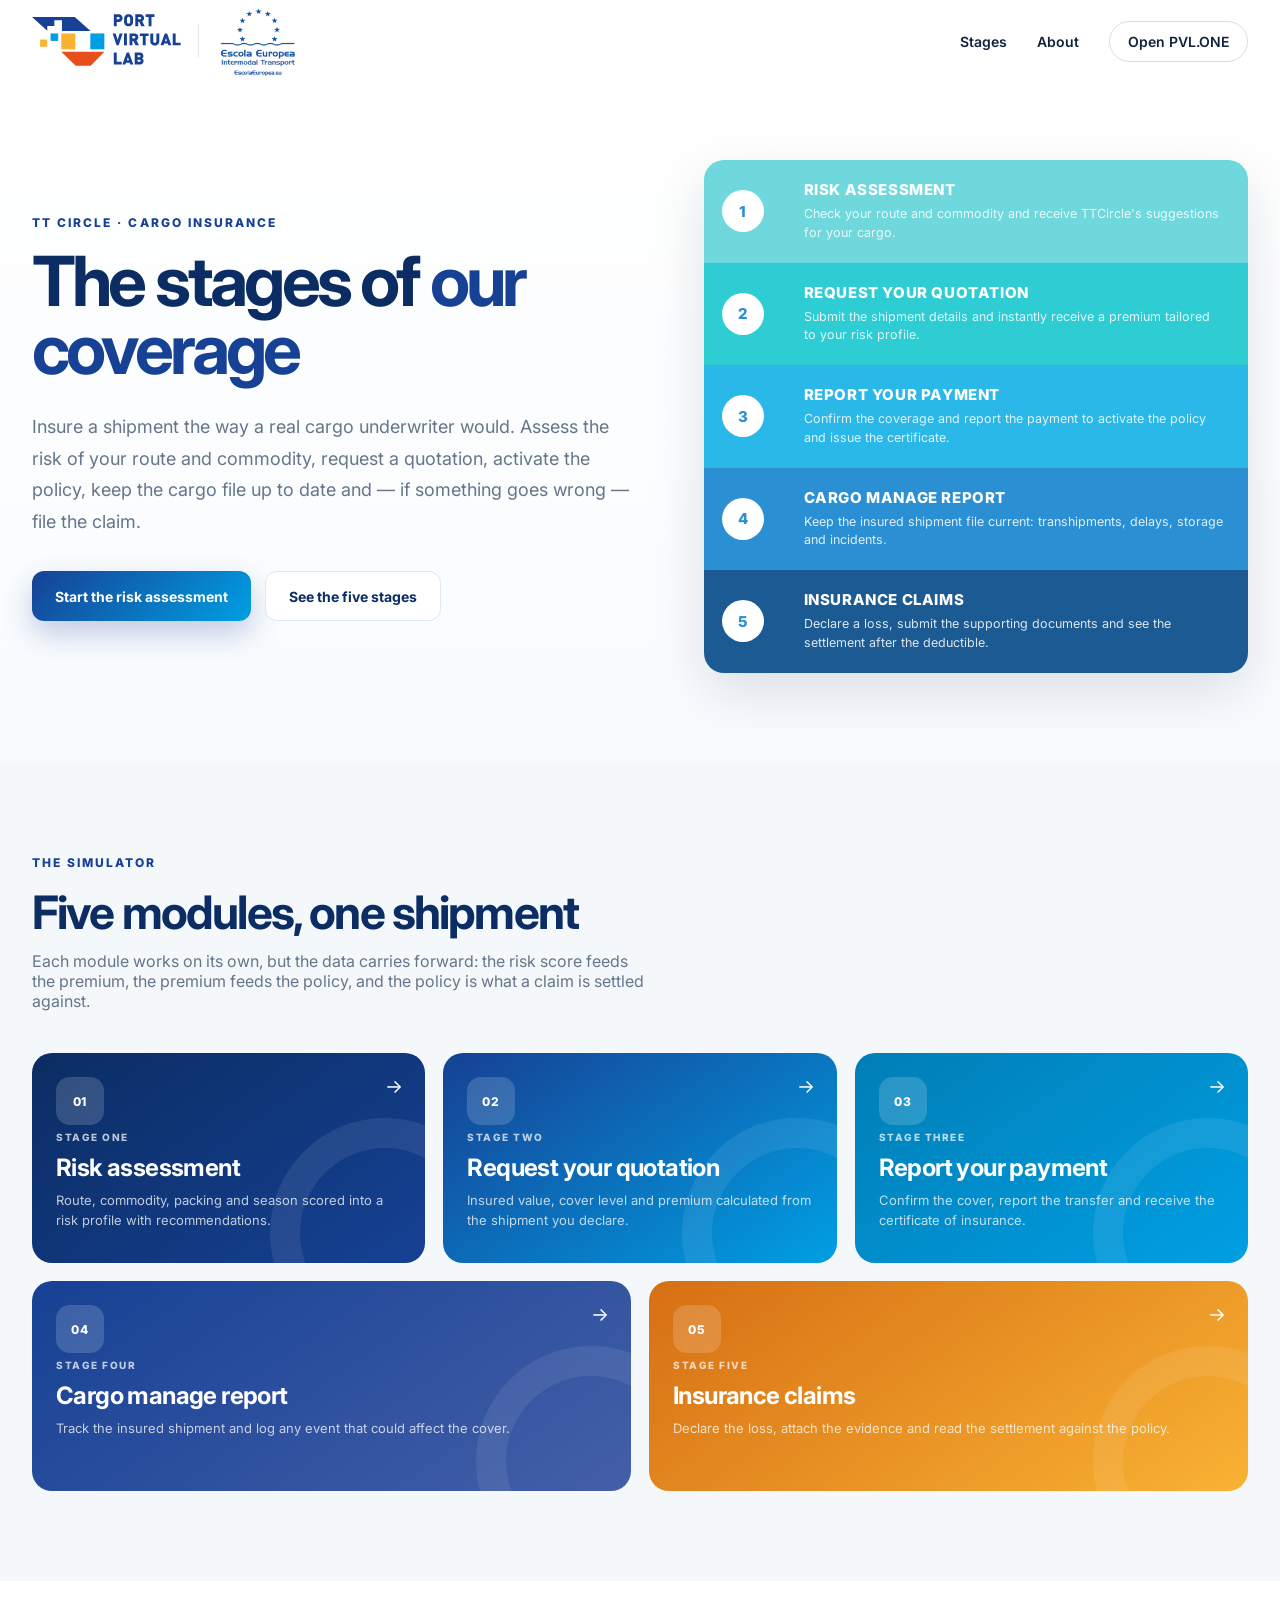
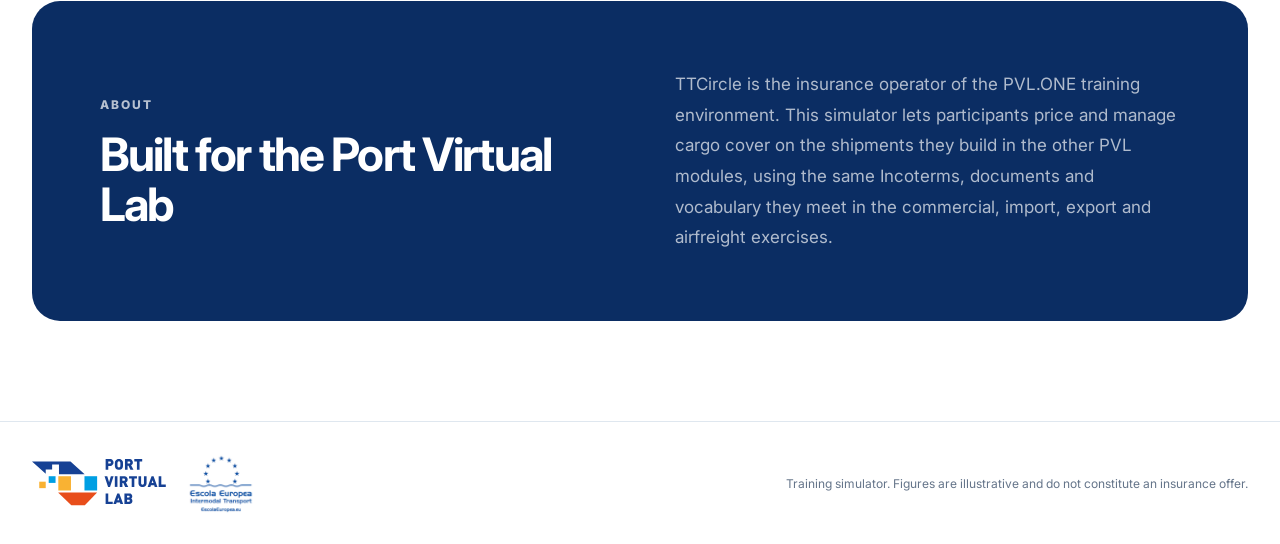
<file: docs/index.html>
<!doctype html>
<html lang="en">
<head>
<meta charset="utf-8">
<meta name="viewport" content="width=device-width, initial-scale=1">
<title>TTCircle Insurance — PVL.ONE</title>
<meta name="description" content="Cargo insurance simulator for the Port Virtual Lab: assess the risk, request a quotation, report the payment, manage the cargo and file a claim.">
<link rel="preconnect" href="https://fonts.googleapis.com">
<link rel="preconnect" href="https://fonts.gstatic.com" crossorigin>
<link rel="stylesheet" href="https://fonts.googleapis.com/css2?family=Inter:wght@400;500;600;700;800&display=swap">
<link rel="stylesheet" href="assets/styles.css?v=1">
</head>
<body id="top">

<header class="site-header">
  <a class="brand" href="index.html" aria-label="PVL.ONE home">
    <img class="brand-logo" src="assets/pvl-logo.svg" alt="PVL.ONE - Port Virtual Lab">
    <span class="brand-divider" aria-hidden="true"></span>
    <img class="school-logo" src="assets/school-logo.png" alt="Escola Europea - Intermodal Transport">
  </a>
  <nav class="top-nav" aria-label="Primary navigation">
    <a href="#stages">Stages</a>
    <a href="#about">About</a>
    <a class="nav-pill" href="https://www.pvl.one" target="_blank" rel="noreferrer">Open PVL.ONE</a>
  </nav>
</header>

<main>

  <section class="hero">
    <div class="hero-copy">
      <span class="eyebrow">TT CIRCLE · CARGO INSURANCE</span>
      <h1>The stages of <span>our coverage</span></h1>
      <p>
        Insure a shipment the way a real cargo underwriter would. Assess the risk of your
        route and commodity, request a quotation, activate the policy, keep the cargo file
        up to date and — if something goes wrong — file the claim.
      </p>
      <div class="hero-actions">
        <a class="button button-primary" href="risk-assessment.html">Start the risk assessment</a>
        <a class="button button-secondary" href="#stages">See the five stages</a>
      </div>
    </div>

    <div class="hero-visual">
      <div class="stage-flow">
        <a class="stage-row" data-stage="1" href="risk-assessment.html">
          <span class="stage-number">1</span>
          <span class="stage-body">
            <h3>Risk assessment</h3>
            <p>Check your route and commodity and receive TTCircle's suggestions for your cargo.</p>
          </span>
        </a>
        <a class="stage-row" data-stage="2" href="quotation.html">
          <span class="stage-number">2</span>
          <span class="stage-body">
            <h3>Request your quotation</h3>
            <p>Submit the shipment details and instantly receive a premium tailored to your risk profile.</p>
          </span>
        </a>
        <a class="stage-row" data-stage="3" href="payment.html">
          <span class="stage-number">3</span>
          <span class="stage-body">
            <h3>Report your payment</h3>
            <p>Confirm the coverage and report the payment to activate the policy and issue the certificate.</p>
          </span>
        </a>
        <a class="stage-row" data-stage="4" href="cargo-report.html">
          <span class="stage-number">4</span>
          <span class="stage-body">
            <h3>Cargo manage report</h3>
            <p>Keep the insured shipment file current: transhipments, delays, storage and incidents.</p>
          </span>
        </a>
        <a class="stage-row" data-stage="5" href="claims.html">
          <span class="stage-number">5</span>
          <span class="stage-body">
            <h3>Insurance claims</h3>
            <p>Declare a loss, submit the supporting documents and see the settlement after the deductible.</p>
          </span>
        </a>
      </div>
    </div>
  </section>

  <section class="section tinted" id="stages">
    <div class="section-heading">
      <div>
        <span class="eyebrow">THE SIMULATOR</span>
        <h2>Five modules, one shipment</h2>
        <p>
          Each module works on its own, but the data carries forward: the risk score feeds
          the premium, the premium feeds the policy, and the policy is what a claim is
          settled against.
        </p>
      </div>
    </div>

    <div class="module-grid">
      <a class="module-card risk" href="risk-assessment.html">
        <span class="module-icon">01</span>
        <span class="module-arrow" aria-hidden="true">&rarr;</span>
        <span class="module-content">
          <span class="module-label">STAGE ONE</span>
          <h3>Risk assessment</h3>
          <p>Route, commodity, packing and season scored into a risk profile with recommendations.</p>
        </span>
      </a>
      <a class="module-card quotation" href="quotation.html">
        <span class="module-icon">02</span>
        <span class="module-arrow" aria-hidden="true">&rarr;</span>
        <span class="module-content">
          <span class="module-label">STAGE TWO</span>
          <h3>Request your quotation</h3>
          <p>Insured value, cover level and premium calculated from the shipment you declare.</p>
        </span>
      </a>
      <a class="module-card payment" href="payment.html">
        <span class="module-icon">03</span>
        <span class="module-arrow" aria-hidden="true">&rarr;</span>
        <span class="module-content">
          <span class="module-label">STAGE THREE</span>
          <h3>Report your payment</h3>
          <p>Confirm the cover, report the transfer and receive the certificate of insurance.</p>
        </span>
      </a>
      <a class="module-card cargo" href="cargo-report.html">
        <span class="module-icon">04</span>
        <span class="module-arrow" aria-hidden="true">&rarr;</span>
        <span class="module-content">
          <span class="module-label">STAGE FOUR</span>
          <h3>Cargo manage report</h3>
          <p>Track the insured shipment and log any event that could affect the cover.</p>
        </span>
      </a>
      <a class="module-card claims" href="claims.html">
        <span class="module-icon">05</span>
        <span class="module-arrow" aria-hidden="true">&rarr;</span>
        <span class="module-content">
          <span class="module-label">STAGE FIVE</span>
          <h3>Insurance claims</h3>
          <p>Declare the loss, attach the evidence and read the settlement against the policy.</p>
        </span>
      </a>
    </div>
  </section>

  <section class="about-section" id="about">
    <div>
      <span class="eyebrow" style="color:#fff;opacity:.7">ABOUT</span>
      <h2>Built for the Port Virtual Lab</h2>
    </div>
    <p>
      TTCircle is the insurance operator of the PVL.ONE training environment. This simulator
      lets participants price and manage cargo cover on the shipments they build in the other
      PVL modules, using the same Incoterms, documents and vocabulary they meet in the
      commercial, import, export and airfreight exercises.
    </p>
  </section>

</main>

<footer>
  <div class="footer-logos">
    <img src="assets/pvl-logo.svg" alt="PVL.ONE">
    <img src="assets/school-logo.png" alt="Escola Europea - Intermodal Transport">
  </div>
  <span>Training simulator. Figures are illustrative and do not constitute an insurance offer.</span>
</footer>

</body>
</html>
</file>
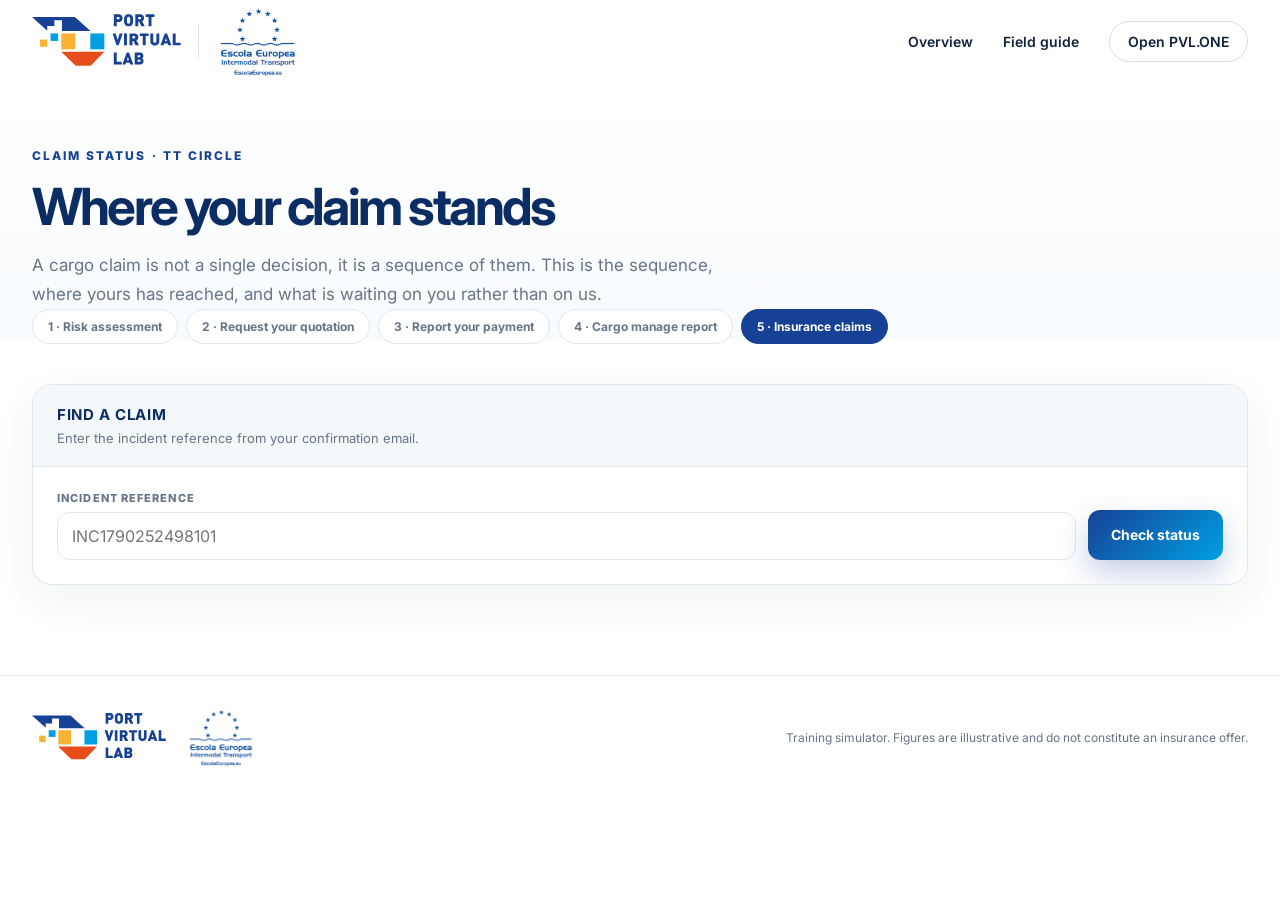
<file: docs/claim-status.html>
<!doctype html>
<html lang="en">
<head>
<meta charset="utf-8">
<meta name="viewport" content="width=device-width, initial-scale=1">
<title>Claim status — TTCircle Insurance</title>
<meta name="description" content="Where a TTCircle cargo claim stands, what happens at each stage of the adjustment, and what the claimant has to do next.">
<link rel="preconnect" href="https://fonts.googleapis.com">
<link rel="preconnect" href="https://fonts.gstatic.com" crossorigin>
<link rel="stylesheet" href="https://fonts.googleapis.com/css2?family=Inter:wght@400;500;600;700;800&display=swap">
<link rel="stylesheet" href="assets/styles.css?v=1">
<link rel="stylesheet" href="assets/components.css?v=1">
<style>
  .lookup { display: flex; gap: 12px; flex-wrap: wrap; align-items: flex-end; }
  .lookup .field { flex: 1 1 240px; }

  .claim-head { display: grid; grid-template-columns: repeat(auto-fit, minmax(150px, 1fr)); gap: 1px; background: var(--line); border: 1px solid var(--line); margin-bottom: 28px; }
  .claim-head div { background: #fff; padding: 14px 16px; }
  .claim-head dt { margin: 0 0 5px; font-size: 10px; font-weight: 800; letter-spacing: .11em; text-transform: uppercase; color: var(--muted); }
  .claim-head dd { margin: 0; font-size: 15px; font-weight: 700; color: var(--navy); font-variant-numeric: tabular-nums; }

  /* The track: one column of dots joined by a line, stages to the right. */
  .track { position: relative; margin: 0; padding: 0 0 0 38px; list-style: none; }
  .track::before { content: ''; position: absolute; left: 11px; top: 10px; bottom: 26px; width: 2px; background: var(--line); }
  .stage { position: relative; padding: 0 0 30px; }
  .stage::before {
    content: ''; position: absolute; left: -38px; top: 4px;
    width: 24px; height: 24px; border-radius: 50%;
    background: #fff; border: 2px solid var(--line);
  }
  .stage.done::before { background: var(--cyan); border-color: var(--cyan); }
  .stage.now::before {
    background: #fff; border-color: var(--cyan); border-width: 7px;
    box-shadow: 0 0 0 5px rgba(0, 159, 227, .15);
  }
  .stage h3 { margin: 0 0 4px; font-size: 15px; color: var(--navy); display: flex; align-items: center; gap: 10px; flex-wrap: wrap; }
  .stage.ahead h3 { color: var(--muted); }
  .stage p { margin: 0; max-width: 46rem; font-size: 13.5px; line-height: 1.65; color: var(--muted); }
  .stage .you { margin-top: 8px; padding: 9px 13px; border-left: 3px solid var(--cyan); background: var(--panel); font-size: 12.5px; line-height: 1.6; color: var(--ink); }
  .stage .you b { color: var(--navy); }

  .tag { padding: 3px 10px; border-radius: 999px; font-size: 10px; font-weight: 800; letter-spacing: .09em; text-transform: uppercase; }
  .tag.now { color: #fff; background: var(--cyan); }
  .tag.ahead { color: var(--muted); background: var(--panel); }
</style>
</head>
<body id="top">

<header id="site-header"></header>

<main>
  <section class="page-intro">
    <span class="eyebrow">CLAIM STATUS · TT CIRCLE</span>
    <h1>Where your claim stands</h1>
    <p>
      A cargo claim is not a single decision, it is a sequence of them. This is the
      sequence, where yours has reached, and what is waiting on you rather than on us.
    </p>
  </section>

  <nav id="stage-strip"></nav>

  <section class="section" style="padding-top:0">

    <div class="panel" id="lookup-panel" hidden>
      <div class="panel-header">
        <h3>Find a claim</h3>
        <p>Enter the incident reference from your confirmation email.</p>
      </div>
      <div class="panel-body">
        <form class="lookup" id="lookup-form">
          <div class="field">
            <label for="ref">Incident reference</label>
            <input type="text" id="ref" placeholder="INC1790252498101" autocomplete="off">
          </div>
          <button type="submit" class="button button-primary">Check status</button>
        </form>
      </div>
    </div>

    <div id="claim" hidden>
      <dl class="claim-head" id="claim-head"></dl>

      <div class="panel">
        <div class="panel-header">
          <h3>Adjustment track</h3>
          <p>Five stages. Yours is marked.</p>
        </div>
        <div class="panel-body">
          <ol class="track" id="track"></ol>

          <div class="note">
            Status shown here is indicative and moves on the trainer's timetable, not in real
            time. The binding record is the claim file held by TTCircle.
          </div>
        </div>
      </div>
    </div>

  </section>
</main>

<footer id="site-footer"></footer>

<script src="assets/shared.js?v=1"></script>
<script>
(function () {
  'use strict';

  TTC.renderChrome('claims');

  var el = function (id) { return document.getElementById(id); };

  /* The five decisions a cargo claim actually passes through. Kept here rather
     than in the markup so the copy can be retuned without touching layout. */
  var STAGES = [
    {
      key: 'submitted',
      title: 'Submitted',
      what: 'Your declaration and the documents you attached have been received and given a reference. Nothing has been assessed yet.',
      you: 'Keep the certificate of insurance and the transport document to hand. Do not repair, repack or dispose of any of the affected cargo.'
    },
    {
      key: 'documents',
      title: 'Documents checked',
      what: 'We check the file is complete: certificate, invoice, packing list, transport document, the delivery receipt with the damage noted, and your claim against the carrier.',
      you: 'If something is missing you will be asked for it. A claim waiting on a document is the most common reason a settlement is slow.'
    },
    {
      key: 'survey',
      title: 'Survey',
      what: 'Where the size or nature of the loss warrants it, a surveyor attends to establish what was damaged, how much, and what caused it. The cause is what the policy responds to, not the damage itself.',
      you: 'Give the surveyor access to the cargo in the state it was found.'
    },
    {
      key: 'adjustment',
      title: 'Adjustment',
      what: 'The cause is tested against the cover purchased. If it is within cover, the loss is measured as a proportion of the insured value and the deductible is applied.',
      you: 'Nothing. This one is on us.'
    },
    {
      key: 'decision',
      title: 'Decision',
      what: 'You receive the settlement figure with its working — insured value, proportion, gross claim, deductible — or a decline naming the clause it falls under.',
      you: 'Where we settle, we take over your rights of recovery against the carrier. Keep that claim alive in the meantime: carrier liability is capped by convention and runs on its own clock.'
    }
  ];

  function render(claim) {
    var head = [
      ['Reference', claim.ref],
      ['Policy', claim.policy || '—'],
      ['Submitted', claim.submitted || '—'],
      ['Status', 'Submitted']
    ];

    el('claim-head').innerHTML = head.map(function (p) {
      return '<div><dt>' + p[0] + '</dt><dd>' + p[1] + '</dd></div>';
    }).join('');

    /* Everything after the current stage is explicitly "not reached yet" —
       a status page that implies progress it has not made is worse than none. */
    var current = 0;

    el('track').innerHTML = STAGES.map(function (s, i) {
      var state = i < current ? 'done' : i === current ? 'now' : 'ahead';
      var tag = state === 'now' ? '<span class="tag now">You are here</span>'
              : state === 'ahead' ? '<span class="tag ahead">Not reached</span>' : '';
      return '<li class="stage ' + state + '">' +
             '<h3>' + s.title + tag + '</h3>' +
             '<p>' + s.what + '</p>' +
             '<div class="you"><b>What this needs from you:</b> ' + s.you + '</div>' +
             '</li>';
    }).join('');

    el('claim').hidden = false;
    el('lookup-panel').hidden = true;
  }

  function fromQuery(name) {
    var m = new RegExp('[?&]' + name + '=([^&]*)').exec(window.location.search);
    return m ? decodeURIComponent(m[1].replace(/\+/g, ' ')) : '';
  }

  function start() {
    var ref = fromQuery('ref') || fromQuery('claim');
    var kase = TTC.readCase();
    var policy = fromQuery('policy') ||
                 (kase.policy && kase.policy.quoteCode) ||
                 (kase.quotation && kase.quotation.quoteCode) || '';
    var submitted = fromQuery('date') || '';

    if (ref) {
      render({ ref: ref, policy: policy, submitted: submitted || new Date().toLocaleDateString('en-GB') });
      return;
    }

    el('lookup-panel').hidden = false;
    el('lookup-form').addEventListener('submit', function (e) {
      e.preventDefault();
      var typed = el('ref').value.trim();
      if (!typed) return;
      render({ ref: typed, policy: policy, submitted: new Date().toLocaleDateString('en-GB') });
    });
  }

  start();
})();
</script>
</body>
</html>
</file>
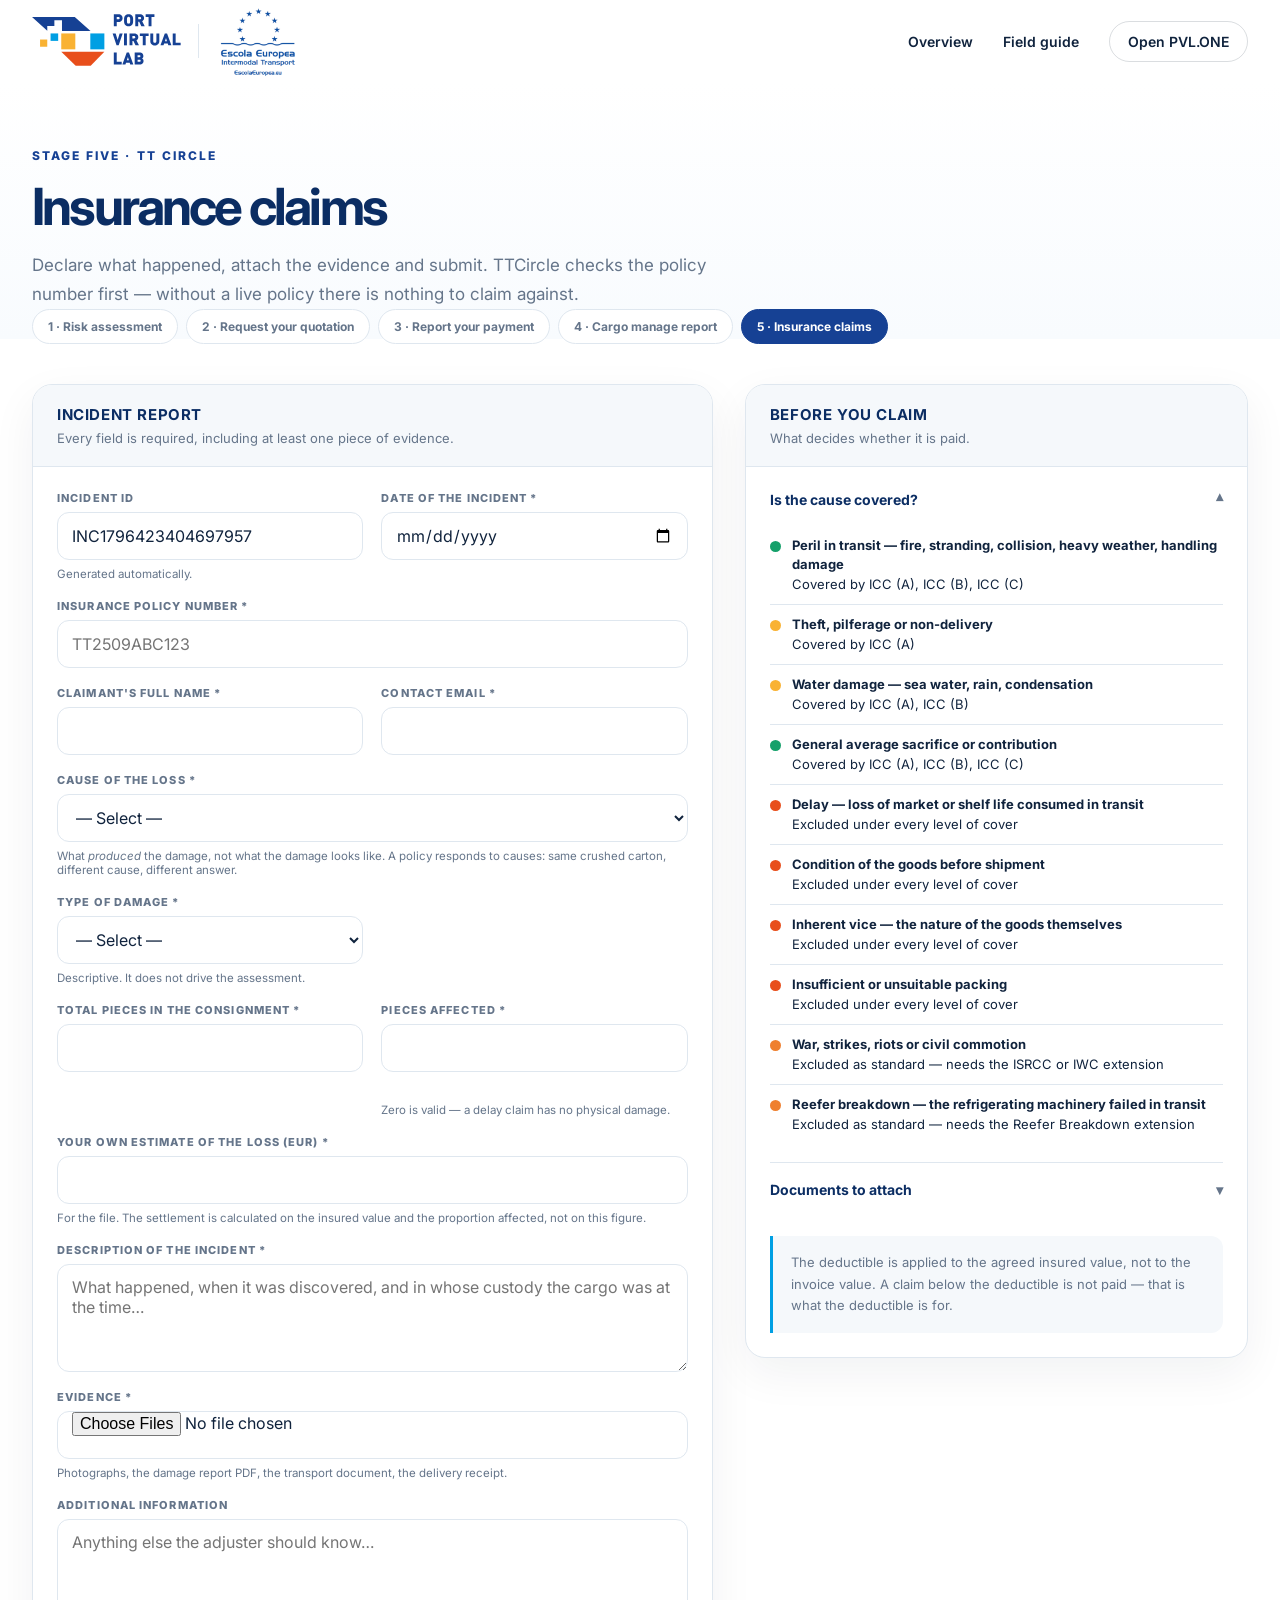
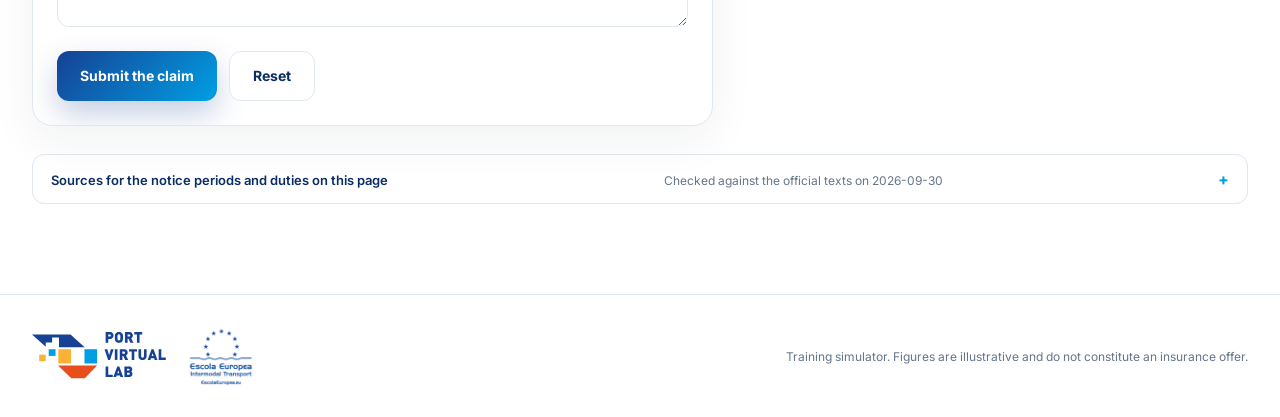
<file: docs/claims.html>
<!doctype html>
<html lang="en">
<head>
<meta charset="utf-8">
<meta name="viewport" content="width=device-width, initial-scale=1">
<title>Insurance claims — TTCircle Insurance</title>
<meta name="description" content="Stage 5 of the TTCircle insurance simulator: declare the loss, attach the evidence and submit the claim against your policy.">
<link rel="preconnect" href="https://fonts.googleapis.com">
<link rel="preconnect" href="https://fonts.gstatic.com" crossorigin>
<link rel="stylesheet" href="https://fonts.googleapis.com/css2?family=Inter:wght@400;500;600;700;800&display=swap">
<link rel="stylesheet" href="assets/styles.css?v=1">
<link rel="stylesheet" href="assets/components.css?v=1">
  <style>
    .legal-refs { border: 1px solid var(--line); border-radius: 12px; background: #fff; }
    .legal-refs > summary { cursor: pointer; padding: 14px 18px; font-size: 13px; font-weight: 600; color: var(--navy); list-style: none; display: flex; justify-content: space-between; gap: 12px; align-items: baseline; }
    .legal-refs > summary::-webkit-details-marker { display: none; }
    .legal-refs > summary::after { content: "+"; color: var(--cyan); font-weight: 700; font-size: 16px; }
    .legal-refs[open] > summary::after { content: "\u2212"; }
    .legal-refs > summary span { font-weight: 400; font-size: 12px; color: var(--muted); }
    .legal-refs ul { margin: 0; padding: 4px 18px 6px; list-style: none; }
    .legal-refs li { padding: 12px 0; border-top: 1px solid var(--line); font-size: 13px; line-height: 1.6; }
    .legal-refs li a { color: var(--navy-soft); font-weight: 600; text-decoration: none; }
    .legal-refs li a:hover { text-decoration: underline; }
    .legal-refs li p { margin: 4px 0 0; font-size: 12px; line-height: 1.6; color: var(--muted); }
    .legal-refs-caveat { margin: 0; padding: 12px 18px 16px; border-top: 1px solid var(--line); font-size: 12px; line-height: 1.6; color: var(--muted); }
  </style>
</head>
<body id="top">

<header id="site-header"></header>

<main>
  <section class="page-intro">
    <span class="eyebrow">STAGE FIVE · TT CIRCLE</span>
    <h1>Insurance claims</h1>
    <p>
      Declare what happened, attach the evidence and submit. TTCircle checks the policy
      number first — without a live policy there is nothing to claim against.
    </p>
  </section>

  <nav id="stage-strip"></nav>

  <section class="section" style="padding-top:0">
    <div class="workspace">

      <div class="panel">
        <div class="panel-header">
          <h3>Incident report</h3>
          <p>Every field is required, including at least one piece of evidence.</p>
        </div>
        <div class="panel-body">
          <div id="form-alert"></div>

          <form id="claim-form" novalidate>
            <div class="field-grid">
              <div class="field">
                <label for="incidentId">Incident ID</label>
                <input type="text" id="incidentId" readonly>
                <small>Generated automatically.</small>
              </div>
              <div class="field">
                <label for="incidentDate">Date of the incident *</label>
                <input type="date" id="incidentDate" required>
              </div>
              <div class="field wide">
                <label for="policyNumber">Insurance policy number *</label>
                <input type="text" id="policyNumber" placeholder="TT2509ABC123" autocomplete="off" required>
                <div id="policy-status" class="alert info" hidden style="margin-top:8px"></div>
                <div id="policy-card" hidden style="margin-top:12px"></div>
              </div>
              <div class="field">
                <label for="claimantName">Claimant's full name *</label>
                <input type="text" id="claimantName" required>
              </div>
              <div class="field">
                <label for="contactEmail">Contact email *</label>
                <input type="email" id="contactEmail" required>
              </div>
              <div class="field wide">
                <label for="causeOfLoss">Cause of the loss *</label>
                <select id="causeOfLoss" required></select>
                <small>What <em>produced</em> the damage, not what the damage looks like. A policy
                responds to causes: same crushed carton, different cause, different answer.</small>
              </div>
              <div class="field">
                <label for="damageType">Type of damage *</label>
                <select id="damageType" required>
                  <option value="">— Select —</option>
                  <option value="cargo">Cargo damage</option>
                  <option value="vehicle">Vehicle damage</option>
                  <option value="theft">Theft</option>
                  <option value="injury">Personal injury</option>
                  <option value="other">Other</option>
                </select>
                <small>Descriptive. It does not drive the assessment.</small>
              </div>
              <div class="field"></div>
              <div class="field">
                <label for="totalPieces">Total pieces in the consignment *</label>
                <input type="number" id="totalPieces" min="1" step="1" required>
              </div>
              <div class="field">
                <label for="damagedPieces">Pieces affected *</label>
                <input type="number" id="damagedPieces" min="0" step="1" required>
                <span class="field-error" id="pieces-error" aria-live="polite"></span>
                <small>Zero is valid — a delay claim has no physical damage.</small>
              </div>
              <div class="field wide">
                <label for="estimatedLoss">Your own estimate of the loss (EUR) *</label>
                <input type="number" id="estimatedLoss" min="0" step="0.01" required>
                <small>For the file. The settlement is calculated on the insured value and the
                proportion affected, not on this figure.</small>
              </div>
              <div class="field wide">
                <label for="incidentDescription">Description of the incident *</label>
                <textarea id="incidentDescription" required placeholder="What happened, when it was discovered, and in whose custody the cargo was at the time…"></textarea>
              </div>
              <div class="field wide">
                <label for="evidence">Evidence *</label>
                <input type="file" id="evidence" multiple accept="image/*,.pdf,.doc,.docx" required>
                <small>Photographs, the damage report PDF, the transport document, the delivery receipt.</small>
                <div class="progress-bar" id="upload-progress" hidden style="margin-top:10px"><div class="progress-fill" id="upload-fill"></div></div>
              </div>
              <div class="field wide">
                <label for="additionalInfo">Additional information</label>
                <textarea id="additionalInfo" placeholder="Anything else the adjuster should know…"></textarea>
              </div>
            </div>

            <div class="form-actions">
              <button type="submit" class="button button-primary" id="submit-btn">Submit the claim</button>
              <button type="button" class="button button-secondary" id="reset-btn">Reset</button>
            </div>
          </form>

          <div id="result" hidden></div>
        </div>
      </div>

      <aside class="panel">
        <div class="panel-header">
          <h3>Before you claim</h3>
          <p>What decides whether it is paid.</p>
        </div>
        <div class="panel-body" style="padding-top:6px">
          <div class="accordion">
            <button type="button" class="accordion-head" aria-expanded="true">
              Is the cause covered? <span class="chevron" aria-hidden="true">▾</span>
            </button>
            <div class="accordion-body"><div>
              <ul id="cause-list"></ul>
            </div></div>
          </div>

          <div class="accordion">
            <button type="button" class="accordion-head" aria-expanded="false">
              Documents to attach <span class="chevron" aria-hidden="true">▾</span>
            </button>
            <div class="accordion-body"><div>
              <ul id="doc-list"></ul>
            </div></div>
          </div>

          <div class="note">
            The deductible is applied to the agreed insured value, not to the invoice value.
            A claim below the deductible is not paid — that is what the deductible is for.
          </div>
        </div>
      </aside>

    </div>

    <div class="shell" style="margin-top:28px"><div id="legal-references"></div></div>
  </section>
</main>

<footer id="site-footer"></footer>

<style>
  .settle { margin-top: 6px; }
  .settle .row { display: flex; align-items: baseline; justify-content: space-between; gap: 18px; padding: 10px 0; border-bottom: 1px solid var(--line); font-size: 14px; }
  .settle .row span { color: var(--muted); }
  .settle .row strong { font-variant-numeric: tabular-nums; color: var(--ink); }
  .settle .row.minus strong { color: var(--coral); }
  .settle .total { margin-top: 14px; padding: 18px 20px; border-radius: 14px; color: #fff; background: linear-gradient(145deg, var(--navy), var(--navy-soft)); display: flex; align-items: baseline; justify-content: space-between; gap: 18px; }
  .settle .total span { font-size: 11px; font-weight: 800; letter-spacing: .12em; text-transform: uppercase; opacity: .75; }
  .settle .total strong { font-size: 28px; letter-spacing: -.03em; font-variant-numeric: tabular-nums; }
  .settle .total.nil { background: var(--panel); color: var(--navy); border: 1px solid var(--line); }
  .settle .total.nil span { opacity: 1; color: var(--muted); }
  .verdict { margin-top: 14px; padding: 14px 16px; border-left: 3px solid var(--navy); background: var(--panel); font-size: 13.5px; line-height: 1.65; }
  .verdict.open { border-left-color: #15a06a; }
  .would { margin-top: 12px; padding: 13px 16px; border-radius: 10px; background: #fdf8ee; border-left: 3px solid var(--orange); font-size: 13px; line-height: 1.6; color: #7a5406; }
</style>
<script src="assets/shared.js?v=1"></script>
<script src="assets/adjust.js?v=1"></script>
<script>
(function () {
  'use strict';

  TTC.renderChrome('claims');

  var el = function (id) { return document.getElementById(id); };
  var form = el('claim-form');
  var ENDPOINT = '';
  var PAYMENT_ENDPOINT = '';      /* getQuoteData lives on the payment script */
  var CFG = null;
  var policy = null;              /* the policy this claim is made against */
  var policyValidated = false;
  var checkTimer = null;

  function money(n) {
    var v = Number(n);
    if (!isFinite(v)) return '—';
    return v.toLocaleString('en-GB', { minimumFractionDigits: 2, maximumFractionDigits: 2 }) + ' EUR';
  }

  el('incidentId').value = newIncidentId();
  el('incidentDate').max = TTC.today();

  function newIncidentId() {
    return 'INC' + Date.now() + Math.floor(Math.random() * 1000);
  }

  /* Prefill from the earlier stages. */
  var kase = TTC.readCase();
  var known = (kase.policy && kase.policy.quoteCode) || (kase.quotation && kase.quotation.quoteCode);
  if (known) {
    el('policyNumber').value = known;
    el('contactEmail').value = (kase.policy && kase.policy.email) || (kase.quotation && kase.quotation.email) || '';
  }
  if (kase.cargoReport && kase.cargoReport.estimatedValue) {
    el('estimatedLoss').value = kase.cargoReport.estimatedValue;
  }

  Promise.all([
    TTC.getJSON('data/endpoints.json?v=1'),
    TTC.getJSON('data/config.json?v=2')
  ]).then(function (r) {
    ENDPOINT = r[0].claims || '';
    PAYMENT_ENDPOINT = r[0].payment || '';
    CFG = r[1];
    buildCauses(CFG);
    buildReference(CFG);
    renderLegalReferences(CFG);
    TTC.bindAccordions();
    if (!ENDPOINT) {
      el('form-alert').innerHTML =
        '<div class="alert warn" style="margin-bottom:22px"><h4>Claims endpoint not configured</h4>' +
        'Set <code>claims</code> in <code>data/endpoints.json</code> before using this stage.</div>';
    } else if (known) {
      verifyPolicy(known);
    }
  }).catch(function (err) {
    el('form-alert').innerHTML = '<div class="alert error">Could not load the configuration: ' + err.message + '</div>';
  });

  function buildCauses(config) {
    var sel = el('causeOfLoss');
    sel.innerHTML = '<option value="">— Select —</option>';
    Object.keys(config.causes || {}).forEach(function (key) {
      sel.add(new Option(config.causes[key].label, key));
    });
  }

  /* ---------- the policy this claim is made against ----------
     The claims backend only answers "does this policy exist". The figures the
     adjustment needs — cover level, extensions, values — live on the quotation
     row, which the payment script already exposes through getQuoteData. */

  function loadPolicy(number) {
    if (!PAYMENT_ENDPOINT) return Promise.resolve(null);

    return fetch(PAYMENT_ENDPOINT, {
      method: 'POST',
      headers: { 'Content-Type': 'text/plain' },
      body: JSON.stringify({ action: 'getQuoteData', quoteCode: number })
    }).then(function (r) { return r.json(); }).then(function (res) {
      if (!res.success || !res.data) return null;
      var d = res.data;

      var cif = (parseFloat(d.exwPrice) || 0) + (parseFloat(d.freightAndOtherCosts) || 0);
      var uplift = (CFG.insuredValue && CFG.insuredValue.upliftPct) || 0;

      /* Incoterms 2020: el 100% del precio del contrato es coste + seguro +
         flete, asi que la suma asegurada contiene la prima. La hoja guarda el
         C+F y la prima por separado, de modo que aqui sale exacta sin repetir
         el calculo circular de la etapa dos. */
      var paidPremium = parseFloat(d.estimatedPremium) || 0;

      return {
        quoteCode: d.quoteCode,
        holder: d.policyHolder,
        beneficiary: d.beneficiaryName,
        incoterm: d.incoterm,
        iccLevel: d.iccCoverage,
        extensions: d.additionalCoverage,
        cifValue: cif,
        premium: paidPremium,
        /* Total Value on the sheet is cost and freight, not the sum insured. */
        insuredValue: (cif + paidPremium) * (1 + uplift / 100)
      };
    }).catch(function () { return null; });
  }

  function showPolicyCard(p) {
    var card = el('policy-card');
    if (!p) { card.hidden = true; return; }

    var level = TTCAdjust.normaliseLevel(p.iccLevel);
    var ded = (CFG.deductibles && CFG.deductibles[level]) || { pct: 0, min: 0 };
    var deductible = Math.max(p.insuredValue * ded.pct, ded.min);
    var extras = TTCAdjust.parseExtensions(p.extensions);

    card.innerHTML =
      '<div class="alert info"><h4>What you bought</h4>' +
      '<div class="data-sheet" style="margin-top:8px">' +
        '<p><strong>Policy holder:</strong> ' + (p.holder || '—') + '</p>' +
        '<p><strong>Beneficiary:</strong> ' + (p.beneficiary || '—') + '</p>' +
        '<p><strong>Incoterm:</strong> ' + (p.incoterm || '—') + '</p>' +
        '<p><strong>Cover:</strong> ' + TTCAdjust.levelLabel(p.iccLevel) + '</p>' +
        '<p><strong>Extensions:</strong> ' + (extras.length ? extras.join(', ') : 'None') + '</p>' +
        '<p><strong>Insured value:</strong> ' + money(p.insuredValue) + '</p>' +
        '<p><strong>Deductible:</strong> ' + money(deductible) +
          ' (' + (ded.pct * 100).toFixed(1) + '% of insured value, min ' + money(ded.min) + ')</p>' +
      '</div>' +
      '<p style="margin:12px 0 0">Read this while you describe what went wrong. What the policy ' +
      'pays depends on the cause you declare, not on the damage you see.</p></div>';
    card.hidden = false;
  }

  /* ---------- the adjustment ---------- */

  function esc(value) {
    return String(value == null ? '' : value)
      .replace(/&/g, '&amp;').replace(/</g, '&lt;').replace(/>/g, '&gt;').replace(/"/g, '&quot;');
  }

  /* De donde sale lo que esta pagina afirma. Va al pie y plegado: no compite
     con el formulario, pero esta ahi cuando alguien pregunta "y eso quien lo
     dice". Los plazos y limites de arriba salen de estos textos. */
  function renderLegalReferences(cfg) {
    var box = document.getElementById('legal-references');
    var refs = cfg && cfg.legalReferences;
    if (!box || !refs) return;

    box.innerHTML =
      '<details class="legal-refs">' +
      '<summary>Sources for the notice periods and duties on this page' +
      '<span>Checked against the official texts on ' + esc(refs.lastVerified) + '</span></summary>' +
      '<ul>' + refs.items.map(function (item) {
        return '<li><a href="' + esc(item.url) + '" target="_blank" rel="noreferrer">' +
          esc(item.title) + '</a><p>' + esc(item.detail) + '</p></li>';
      }).join('') + '</ul>' +
      '<p class="legal-refs-caveat">' + esc(refs.caveat) + '</p>' +
      '</details>';
  }

  function renderSettlement(result) {
    var payable = result.covered && result.settlement > 0;

    var head = payable
      ? '<div class="alert ok"><h4>Claim assessed</h4>'
      : '<div class="alert info"><h4>Claim assessed — not payable</h4>';

    var rows =
      '<div class="settle">' +
      '<div class="row"><span>Insured value</span><strong>' + money(result.insuredValue) + '</strong></div>' +
      '<div class="row"><span>Proportion of the consignment (' + result.damagedPieces +
        ' of ' + result.totalPieces + ')</span><strong>' +
        (result.proportion * 100).toFixed(1) + '%</strong></div>' +
      '<div class="row"><span>Gross claim</span><strong>' + money(result.gross) + '</strong></div>';

    if (result.covered) {
      rows += '<div class="row minus"><span>Less deductible · ' + result.levelLabel + ', ' +
        (result.deductiblePct * 100).toFixed(1) + '% of insured value, min ' +
        money(result.deductibleMin) + '</span><strong>− ' + money(result.deductible) +
        '</strong></div>';
    }

    rows += '<div class="total' + (payable ? '' : ' nil') + '">' +
      '<span>Settlement</span><strong>' + money(result.settlement) + '</strong></div></div>';

    var verdict;
    if (result.covered) {
      verdict = '<div class="verdict open"><strong>' + result.causeLabel + '</strong> is ' +
        (result.openedByExtension
          ? 'covered under the <strong>' + result.openedByExtension + '</strong> extension purchased ' +
            'on this policy. Without it, this loss would not have been payable.'
          : 'covered as standard under ' + result.levelLabel + '.') +
        (result.reason ? '<br><br>' + result.reason : '') + '</div>';
    } else {
      verdict = '<div class="verdict"><strong>' + result.causeLabel + '</strong> — ' +
        result.reason + '</div>';
      if (result.wouldPayUnder) {
        verdict += '<div class="would">Under <strong>' + result.wouldPayUnder.label +
          '</strong> this loss would have been payable at <strong>' +
          money(result.wouldPayUnder.settlement) + '</strong>. Your policy is ' +
          result.levelLabel + '.</div>';
      }
    }

    return head + rows + verdict +
      '<p style="margin:16px 0 0;font-size:12.5px;color:var(--muted)">Where we settle a claim we ' +
      'take over your rights of recovery against the carrier. Carrier liability is capped by ' +
      'convention — 8.33 SDR per kg under CMR, 2 SDR per kg or 666.67 SDR per package under ' +
      'Hague-Visby, 22 SDR per kg under Montreal. Keep your claim against the carrier alive.</p>' +
      '</div>';
  }

  function buildReference(config) {
    /* Straight from the matrix the engine uses, so the sidebar can never drift
       away from the rule that is actually applied. */
    el('cause-list').innerHTML = Object.keys(config.causes).map(function (key) {
      var row = config.coverageMatrix[key] || {};
      var levels = ['ICC_A', 'ICC_B', 'ICC_C'].filter(function (l) { return row[l]; });
      var extension = Object.keys(config.extensionCoverage || {}).filter(function (x) {
        return (config.extensionCoverage[x] || []).indexOf(key) !== -1;
      });

      var verdict, cls;
      if (levels.length) {
        verdict = 'Covered by ' + levels.map(function (l) { return 'ICC (' + l.slice(-1) + ')'; }).join(', ');
        cls = levels.length === 3 ? 'a' : 'b';
      } else if (extension.length) {
        verdict = 'Excluded as standard — needs the ' + extension.join(' or ') + ' extension';
        cls = 'c';
      } else {
        verdict = 'Excluded under every level of cover';
        cls = 'd';
      }

      return '<li><span class="dot ' + cls + '"></span><span><strong>' +
             config.causes[key].label + '</strong><br>' + verdict + '</span></li>';
    }).join('');

    el('doc-list').innerHTML = config.claimDocuments.map(function (d) {
      return '<li><span>' + d + '</span></li>';
    }).join('');
  }

  /* ---------- policy verification ---------- */

  function setPolicyStatus(kind, message) {
    var box = el('policy-status');
    box.hidden = false;
    box.className = 'alert ' + kind;
    box.textContent = message;
  }

  function verifyPolicy(number) {
    if (!ENDPOINT) return;

    setPolicyStatus('info', 'Verifying the policy number…');

    fetch(ENDPOINT, {
      method: 'POST',
      headers: { 'Content-Type': 'application/x-www-form-urlencoded' },
      body: 'action=verifyPolicy&policyNumber=' + encodeURIComponent(number)
    }).then(function (response) {
      if (!response.ok) throw new Error('status ' + response.status);
      return response.json();
    }).then(function (result) {
      if (result.valid === true) {
        policyValidated = true;
        setPolicyStatus('ok', 'Policy verified. Loading what it covers…');

        return loadPolicy(number).then(function (p) {
          policy = p;
          showPolicyCard(p);
          setPolicyStatus('ok', p
            ? 'Policy verified. The claim will be assessed against it.'
            : 'Policy verified, but its terms could not be loaded — the claim will be ' +
              'registered without an assessment.');
        });
      }
      policyValidated = false;
      policy = null;
      el('policy-card').hidden = true;
      setPolicyStatus('error', 'This policy number is not in the TTCircle database.');
    }).catch(function () {
      policyValidated = false;
      forgetLoadedPolicy();
      setPolicyStatus('warn', 'The verification service did not answer. Try again in a moment.');
    });
  }

  /* En cuanto alguien toca el campo, lo que hay en pantalla deja de
     corresponder a lo que hay escrito. Se limpia ya, no cuando conteste el
     servicio: si tarda, o no contesta, la tarjeta de la poliza anterior se
     quedaria ahi con el numero nuevo debajo. */
  function forgetLoadedPolicy() {
    policy = null;
    var card = el('policy-card');
    if (card) card.hidden = true;
  }

  el('policyNumber').addEventListener('input', function () {
    var value = this.value.trim();
    policyValidated = false;
    forgetLoadedPolicy();
    clearTimeout(checkTimer);

    if (value.length < 3) {
      el('policy-status').hidden = true;
      return;
    }
    if (!/^TT/i.test(value)) {
      setPolicyStatus('error', 'A TTCircle policy number starts with "TT".');
      return;
    }
    checkTimer = setTimeout(function () { verifyPolicy(value); }, 500);
  });

  /* ---------- evidence upload ---------- */

  var MAX_FILE_BYTES = 8 * 1024 * 1024;   /* base64 inflates by a third */

  function readAsBase64(file) {
    return new Promise(function (resolve, reject) {
      var reader = new FileReader();
      reader.onload = function () {
        /* strip the "data:<mime>;base64," prefix */
        resolve(String(reader.result).split(',')[1]);
      };
      reader.onerror = function () { reject(new Error('Could not read ' + file.name)); };
      reader.readAsDataURL(file);
    });
  }

  /**
   * Sends each file as base64 in a form field.
   *
   * An Apps Script doPost never receives multipart files — there is no e.files
   * on the event object, whatever the docs elsewhere suggest. The previous
   * version posted a FormData with the File in it, the backend threw, and
   * nobody noticed because the response was never read: the progress bar
   * counted local files, not uploads. Evidence was reported as filed and was
   * not there.
   *
   * Resolves with the number of files the backend actually confirmed.
   */
  function uploadFiles(files, incidentId) {
    var bar = el('upload-progress');
    var fill = el('upload-fill');
    bar.hidden = false;
    fill.style.width = '0%';

    var confirmed = 0;
    var attempted = 0;
    var failures = [];

    return Array.prototype.reduce.call(files, function (chain, file) {
      return chain.then(function () {
        attempted += 1;

        if (file.size > MAX_FILE_BYTES) {
          failures.push(file.name + ' (too large, max 8 MB)');
          fill.style.width = ((attempted / files.length) * 100) + '%';
          return;
        }

        return readAsBase64(file).then(function (b64) {
          var body = new URLSearchParams();
          body.append('action', 'uploadFile');
          body.append('incidentId', incidentId);
          body.append('fileName', file.name);
          body.append('mimeType', file.type || 'application/octet-stream');
          body.append('fileData', b64);
          return fetch(ENDPOINT, { method: 'POST', body: body });
        }).then(function (response) {
          if (!response || !response.ok) throw new Error('status ' + (response && response.status));
          return response.json();
        }).then(function (result) {
          if (result && result.success) confirmed += 1;
          else failures.push(file.name + (result && result.error ? ' — ' + result.error : ''));
        }).catch(function (err) {
          failures.push(file.name + ' — ' + err.message);
        }).then(function () {
          fill.style.width = ((attempted / files.length) * 100) + '%';
        });
      });
    }, Promise.resolve()).then(function () {
      setTimeout(function () { bar.hidden = true; fill.style.width = '0%'; }, 600);
      return { confirmed: confirmed, failures: failures };
    });
  }

  function logOperation(payload) {
    var body = new URLSearchParams();
    body.append('action', 'logOperation');
    body.append('timestamp', new Date().toISOString());
    Object.keys(payload).forEach(function (k) { body.append(k, payload[k]); });
    return fetch(ENDPOINT, { method: 'POST', body: body }).catch(function () { /* logging must never block the claim */ });
  }

  /* ---------- submission ---------- */

  function validate() {
    var problems = [];
    Array.prototype.forEach.call(form.querySelectorAll('[required]'), function (field) {
      var empty = field.type === 'file' ? field.files.length === 0 : field.value.trim() === '';
      if (empty) {
        var label = form.querySelector('label[for="' + field.id + '"]');
        problems.push(label ? label.textContent.replace(' *', '') : field.id);
      }
    });

    var email = el('contactEmail').value.trim();
    if (email && !/^[^\s@]+@[^\s@]+\.[^\s@]+$/.test(email)) problems.push('A valid contact email');

    if (el('incidentDate').value && new Date(el('incidentDate').value) > new Date(TTC.today())) {
      problems.push('An incident date that is not in the future');
    }
    if (!policyValidated) problems.push('A verified policy number');

    var tot = parseInt(el('totalPieces').value, 10);
    var dmg = parseInt(el('damagedPieces').value, 10);
    if (!isNaN(tot) && !isNaN(dmg) && dmg > tot) {
      el('pieces-error').textContent = 'Affected pieces cannot exceed the total.';
      problems.push('Affected pieces within the total');
    } else {
      el('pieces-error').textContent = '';
    }

    return problems;
  }

  form.addEventListener('submit', function (e) {
    e.preventDefault();

    var problems = validate();
    if (problems.length) {
      el('form-alert').innerHTML =
        '<div class="alert error" style="margin-bottom:22px"><h4>Please complete or correct:</h4>' +
        '<ul style="margin:8px 0 0;padding-left:18px;line-height:1.8"><li>' +
        problems.join('</li><li>') + '</li></ul></div>';
      el('form-alert').scrollIntoView({ behavior: 'smooth', block: 'center' });
      return;
    }
    el('form-alert').innerHTML = '';

    var btn = el('submit-btn');
    btn.disabled = true;
    btn.textContent = 'Processing…';

    var incidentId = el('incidentId').value;
    var policyNumber = el('policyNumber').value.trim();
    var claimantName = el('claimantName').value.trim();
    var files = el('evidence').files;

    var upload = null;

    /* The assessment runs here, on the policy loaded at verification time, so
       the figure on screen and the figure in the record are the same one. */
    var adjustment = policy ? TTCAdjust.adjustClaim(
      { insuredValue: policy.insuredValue, iccLevel: policy.iccLevel, extensions: policy.extensions },
      {
        causeOfLoss: el('causeOfLoss').value,
        totalPieces: el('totalPieces').value,
        damagedPieces: el('damagedPieces').value
      },
      CFG
    ) : null;

    uploadFiles(files, incidentId).then(function (r) {
      upload = r;
      var body = new URLSearchParams();
      body.append('action', 'submitClaim');
      body.append('incidentId', incidentId);
      body.append('incidentDate', el('incidentDate').value);
      body.append('claimantName', claimantName);
      body.append('contactEmail', el('contactEmail').value.trim());
      body.append('policyNumber', policyNumber);
      body.append('incidentDescription', el('incidentDescription').value.trim());
      body.append('damageType', el('damageType').value);
      body.append('estimatedLoss', el('estimatedLoss').value);
      /* The sheet has eleven fixed columns, so the assessment rides along in
         the notes rather than silently vanishing. Give it proper columns when
         the backend is next touched. */
      var notes = el('additionalInfo').value.trim();
      if (adjustment) {
        notes += (notes ? '\n\n' : '') +
          '--- ASSESSMENT ---\n' +
          'Cause: ' + adjustment.causeLabel + '\n' +
          'Cover: ' + adjustment.levelLabel +
            (adjustment.openedByExtension ? ' + ' + adjustment.openedByExtension : '') + '\n' +
          'Covered: ' + (adjustment.covered ? 'yes' : 'no') + '\n' +
          'Insured value: ' + adjustment.insuredValue.toFixed(2) + ' EUR\n' +
          'Proportion: ' + adjustment.damagedPieces + '/' + adjustment.totalPieces +
            ' = ' + (adjustment.proportion * 100).toFixed(1) + '%\n' +
          'Gross: ' + adjustment.gross.toFixed(2) + ' EUR\n' +
          'Deductible: ' + adjustment.deductible.toFixed(2) + ' EUR\n' +
          'SETTLEMENT: ' + adjustment.settlement.toFixed(2) + ' EUR' +
          (adjustment.reason ? '\nReason: ' + adjustment.reason : '');
      }
      body.append('additionalInfo', notes);
      body.append('causeOfLoss', el('causeOfLoss').value);
      body.append('totalPieces', el('totalPieces').value);
      body.append('damagedPieces', el('damagedPieces').value);
      if (adjustment) body.append('settlement', adjustment.settlement.toFixed(2));
      /* What the backend actually stored, not what was picked in the file dialog. */
      body.append('filesCount', upload.confirmed);

      return fetch(ENDPOINT, { method: 'POST', body: body });
    }).then(function (response) {
      if (!response.ok) throw new Error('The server answered ' + response.status);

      logOperation({
        incidentId: incidentId, policyNumber: policyNumber,
        claimantName: claimantName, status: 'SUCCESS', filesCount: upload.confirmed
      });

      var trouble = upload.failures.length
        ? '<div class="alert warn" style="margin-top:12px"><h4>Some evidence did not upload</h4>' +
          '<ul style="margin:8px 0 0;padding-left:18px;line-height:1.7"><li>' +
          upload.failures.join('</li><li>') + '</li></ul>' +
          '<p style="margin:8px 0 0">The claim is registered. Send the missing documents by ' +
          'replying to the confirmation email.</p></div>'
        : '';

      var assessment = adjustment
        ? renderSettlement(adjustment)
        : '<div class="alert warn"><h4>Registered without an assessment</h4>' +
          'The policy terms could not be loaded, so no settlement has been calculated. ' +
          'The claim is on file.</div>';

      el('result').innerHTML =
        '<div class="alert ok"><h4>Claim submitted</h4>' +
        '<div class="data-sheet" style="margin-top:10px">' +
          '<p><strong>Incident ID:</strong> ' + incidentId + '</p>' +
          '<p><strong>Policy number:</strong> ' + policyNumber + '</p>' +
          '<p><strong>Documents filed:</strong> ' + upload.confirmed + ' of ' + files.length + '</p>' +
        '</div></div>' +
        assessment +
        '<div class="form-actions"><a class="button button-primary" href="claim-status.html?ref=' +
        encodeURIComponent(incidentId) + '&policy=' + encodeURIComponent(policyNumber) +
        '">Track this claim</a></div>' + trouble;
      el('result').hidden = false;
      el('result').scrollIntoView({ behavior: 'smooth', block: 'center' });

      form.reset();
      el('incidentId').value = newIncidentId();
      el('policy-status').hidden = true;
      policyValidated = false;
    }).catch(function (err) {
      logOperation({
        incidentId: incidentId, policyNumber: policyNumber,
        claimantName: claimantName, status: 'ERROR', filesCount: files.length
      });

      el('result').innerHTML =
        '<div class="alert error"><h4>The claim could not be submitted</h4>' +
        '<p style="margin:8px 0 0">' + err.message + '</p>' +
        '<p style="margin:8px 0 0">Reference: <strong>' + incidentId + '</strong>. ' +
        'Your answers are still on screen — try again in a moment.</p></div>';
      el('result').hidden = false;
      el('result').scrollIntoView({ behavior: 'smooth', block: 'center' });
    }).then(function () {
      btn.disabled = false;
      btn.textContent = 'Submit the claim';
    });
  });

  el('reset-btn').addEventListener('click', function () {
    form.reset();
    el('incidentId').value = newIncidentId();
    el('policy-status').hidden = true;
    el('form-alert').innerHTML = '';
    el('result').hidden = true;
    policyValidated = false;
  });
})();
</script>
</body>
</html>
</file>
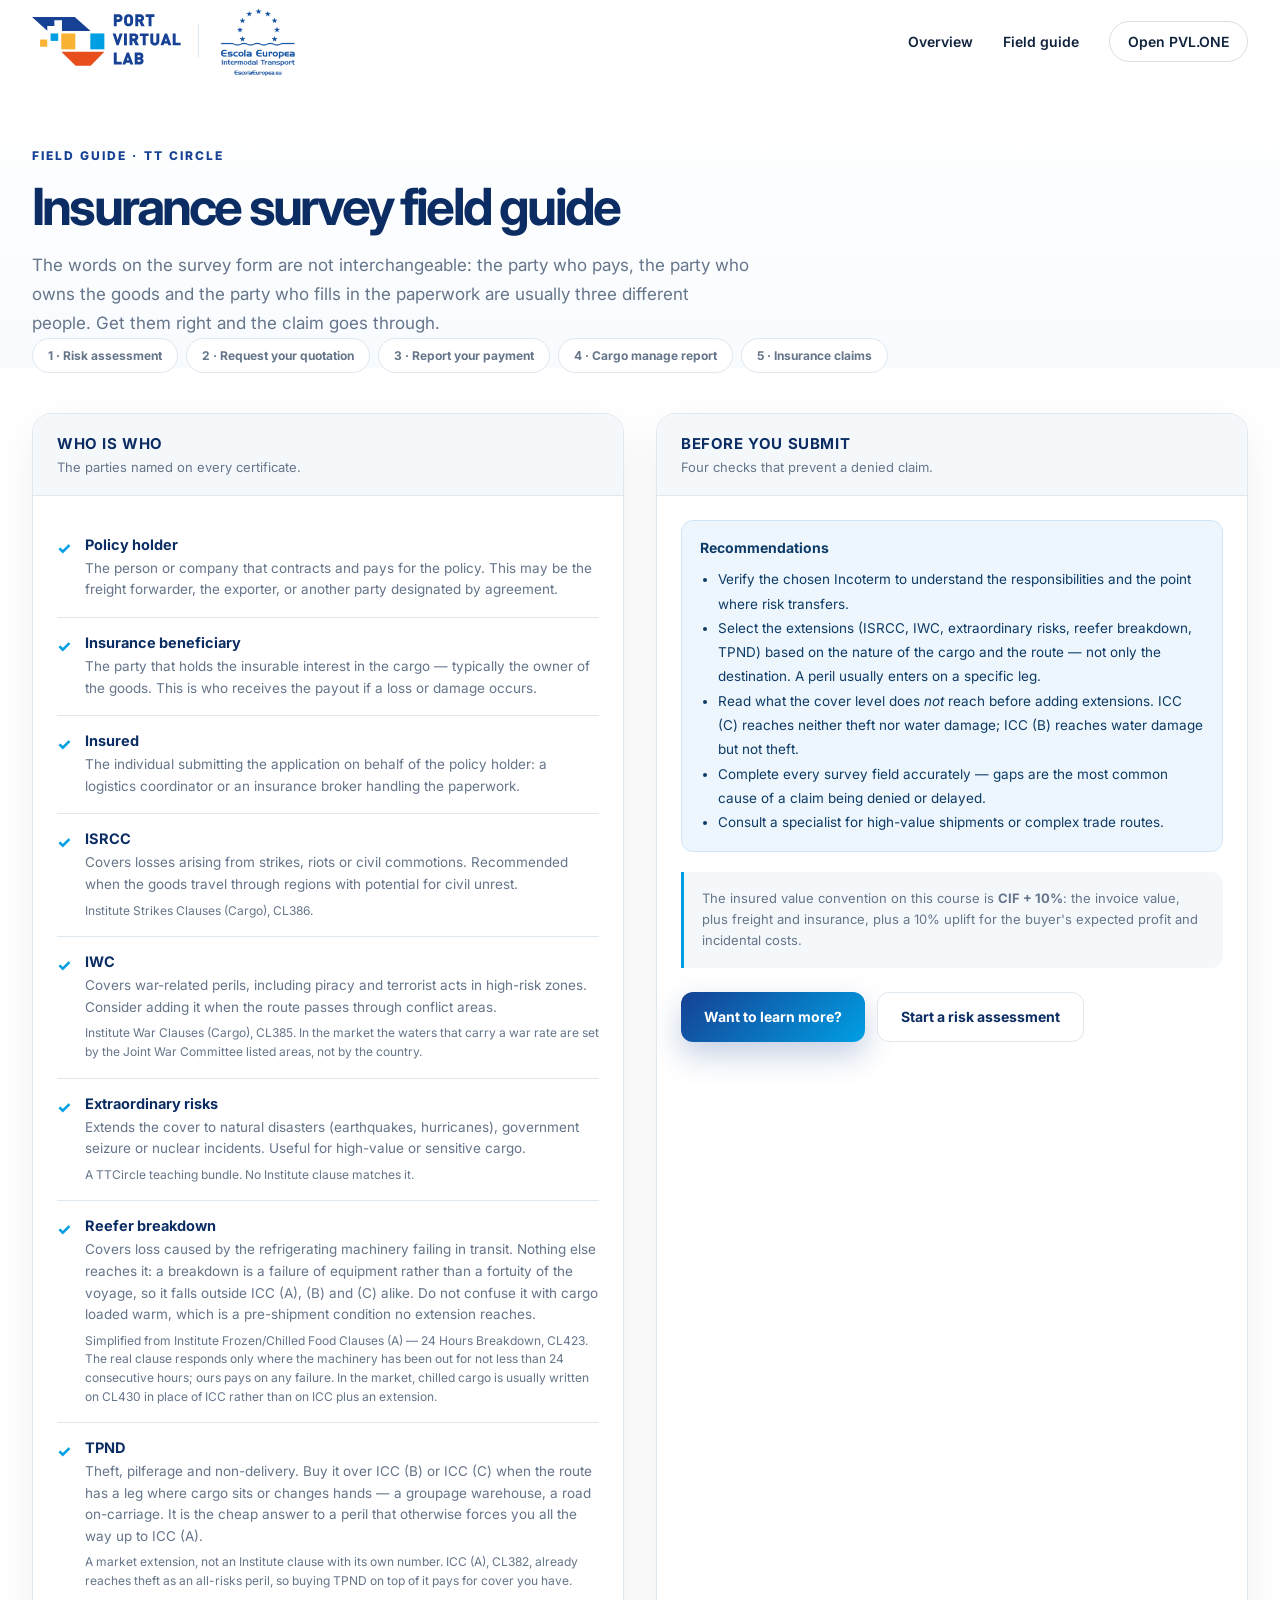
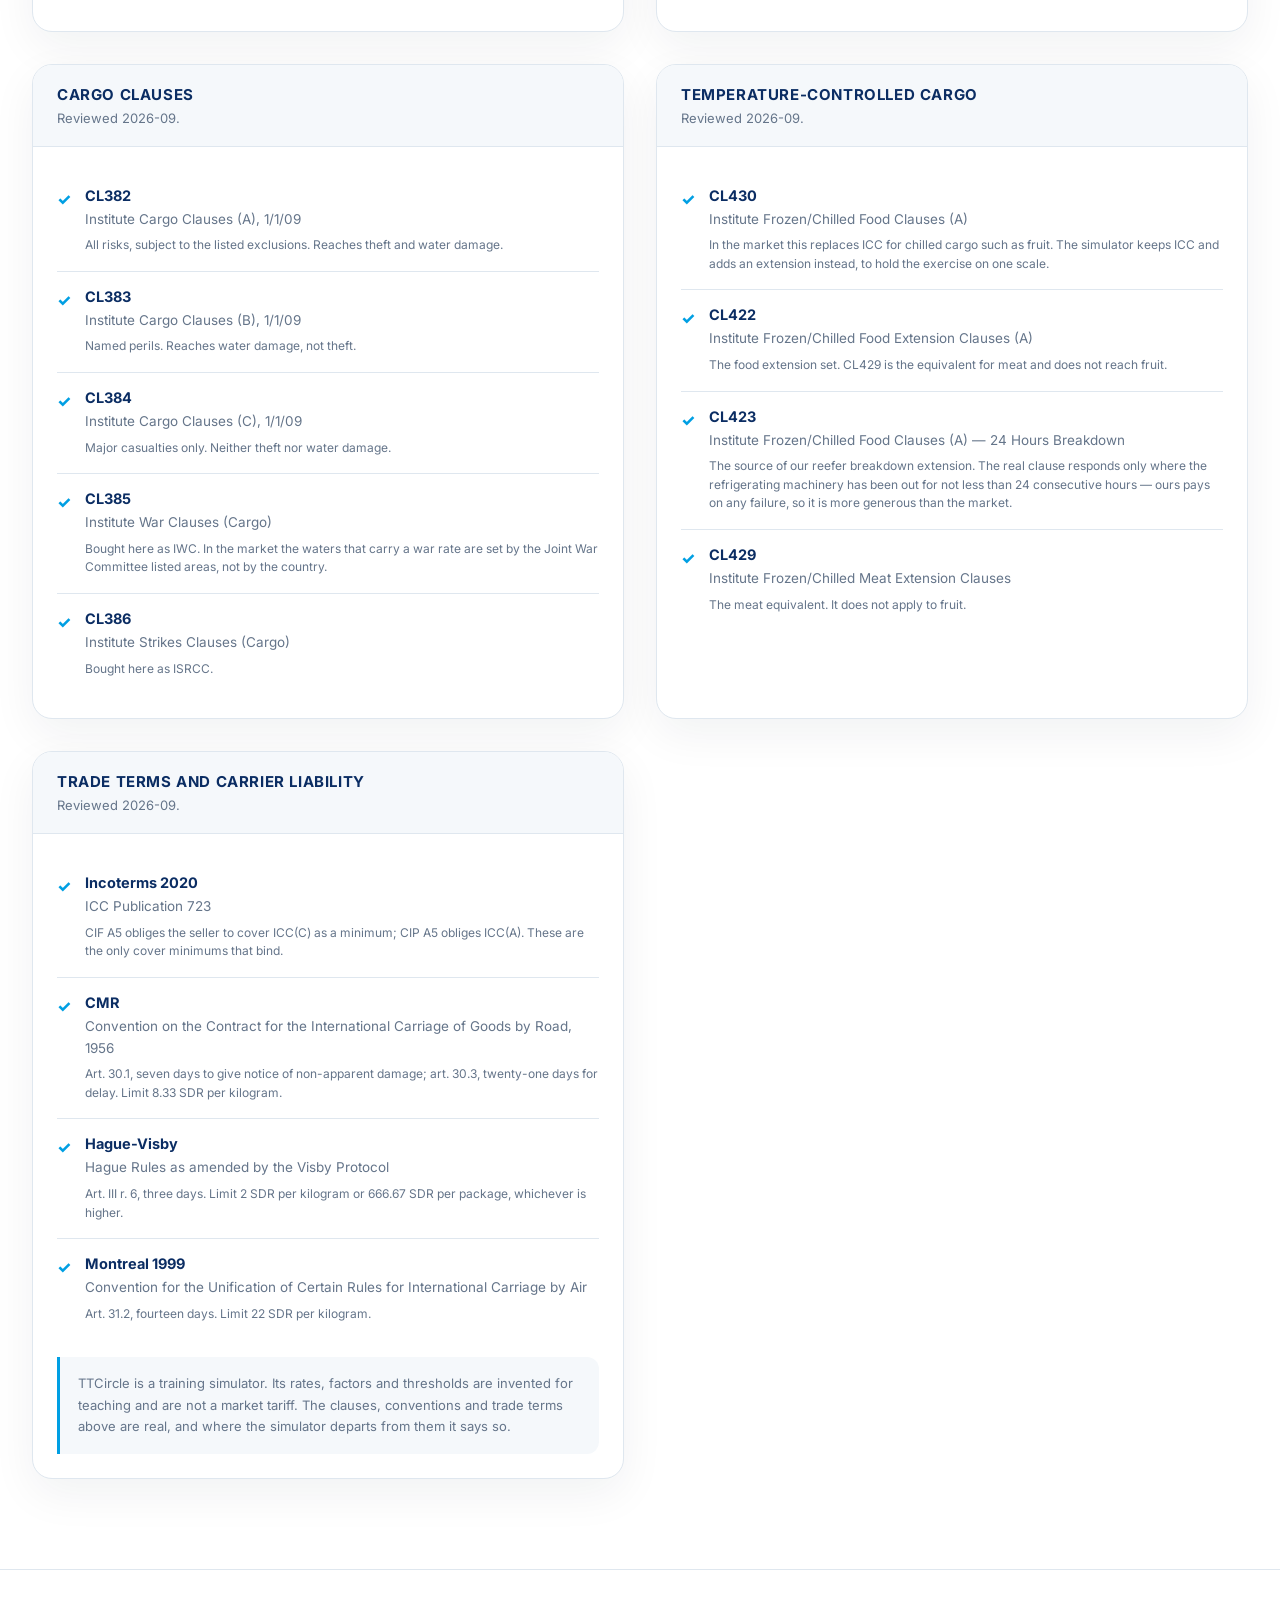
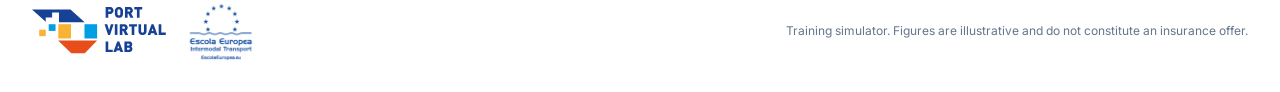
<file: docs/glossary.html>
<!doctype html>
<html lang="en">
<head>
<meta charset="utf-8">
<meta name="viewport" content="width=device-width, initial-scale=1">
<title>Field guide — TTCircle Insurance</title>
<meta name="description" content="Who is who on an insurance survey and which extensions to add: the TTCircle field guide for the PVL.ONE insurance module.">
<link rel="preconnect" href="https://fonts.googleapis.com">
<link rel="preconnect" href="https://fonts.gstatic.com" crossorigin>
<link rel="stylesheet" href="https://fonts.googleapis.com/css2?family=Inter:wght@400;500;600;700;800&display=swap">
<link rel="stylesheet" href="assets/styles.css?v=1">
<link rel="stylesheet" href="assets/components.css?v=1">
  <style>
    .panel-body li p em { display: block; margin-top: 6px; font-style: normal; font-size: 12px; line-height: 1.55; color: var(--muted); }
  </style>
</head>
<body id="top">

<header id="site-header"></header>

<main>
  <section class="page-intro">
    <span class="eyebrow">FIELD GUIDE · TT CIRCLE</span>
    <h1>Insurance survey field guide</h1>
    <p>
      The words on the survey form are not interchangeable: the party who pays, the party
      who owns the goods and the party who fills in the paperwork are usually three
      different people. Get them right and the claim goes through.
    </p>
  </section>

  <nav id="stage-strip"></nav>

  <section class="section" style="padding-top:0">
    <div class="glossary-grid">

      <div class="panel">
        <div class="panel-header">
          <h3>Who is who</h3>
          <p>The parties named on every certificate.</p>
        </div>
        <div class="panel-body">
          <ul class="glossary-list">
            <li><div>
              <strong>Policy holder</strong>
              <p>The person or company that contracts and pays for the policy. This may be the
              freight forwarder, the exporter, or another party designated by agreement.</p>
            </div></li>
            <li><div>
              <strong>Insurance beneficiary</strong>
              <p>The party that holds the insurable interest in the cargo — typically the owner
              of the goods. This is who receives the payout if a loss or damage occurs.</p>
            </div></li>
            <li><div>
              <strong>Insured</strong>
              <p>The individual submitting the application on behalf of the policy holder: a
              logistics coordinator or an insurance broker handling the paperwork.</p>
            </div></li>
            <li><div>
              <strong>ISRCC</strong>
              <p>Covers losses arising from strikes, riots or civil commotions. Recommended when
              the goods travel through regions with potential for civil unrest.
              <em>Institute Strikes Clauses (Cargo), CL386.</em></p>
            </div></li>
            <li><div>
              <strong>IWC</strong>
              <p>Covers war-related perils, including piracy and terrorist acts in high-risk
              zones. Consider adding it when the route passes through conflict areas.
              <em>Institute War Clauses (Cargo), CL385. In the market the waters that carry a war
              rate are set by the Joint War Committee listed areas, not by the country.</em></p>
            </div></li>
            <li><div>
              <strong>Extraordinary risks</strong>
              <p>Extends the cover to natural disasters (earthquakes, hurricanes), government
              seizure or nuclear incidents. Useful for high-value or sensitive cargo.
              <em>A TTCircle teaching bundle. No Institute clause matches it.</em></p>
            </div></li>
            <li><div>
              <strong>Reefer breakdown</strong>
              <p>Covers loss caused by the refrigerating machinery failing in transit. Nothing
              else reaches it: a breakdown is a failure of equipment rather than a fortuity of
              the voyage, so it falls outside ICC (A), (B) and (C) alike. Do not confuse it with
              cargo loaded warm, which is a pre-shipment condition no extension reaches.
              <em>Simplified from Institute Frozen/Chilled Food Clauses (A) — 24 Hours
              Breakdown, CL423. The real clause responds only where the machinery has been out
              for not less than 24 consecutive hours; ours pays on any failure. In the market,
              chilled cargo is usually written on CL430 in place of ICC rather than on ICC plus
              an extension.</em></p>
            </div></li>
            <li><div>
              <strong>TPND</strong>
              <p>Theft, pilferage and non-delivery. Buy it over ICC (B) or ICC (C) when the route
              has a leg where cargo sits or changes hands — a groupage warehouse, a road
              on-carriage. It is the cheap answer to a peril that otherwise forces you all the way
              up to ICC (A).
              <em>A market extension, not an Institute clause with its own number. ICC (A), CL382,
              already reaches theft as an all-risks peril, so buying TPND on top of it pays for
              cover you have.</em></p>
            </div></li>
          </ul>
        </div>
      </div>

      <div class="panel">
        <div class="panel-header">
          <h3>Before you submit</h3>
          <p>Four checks that prevent a denied claim.</p>
        </div>
        <div class="panel-body">
          <div class="alert info">
            <h4>Recommendations</h4>
            <ul style="margin:8px 0 0;padding-left:18px;line-height:1.8">
              <li>Verify the chosen Incoterm to understand the responsibilities and the point where risk transfers.</li>
              <li>Select the extensions (ISRCC, IWC, extraordinary risks, reefer breakdown, TPND) based on the nature of the cargo and the route — not only the destination. A peril usually enters on a specific leg.</li>
              <li>Read what the cover level does <em>not</em> reach before adding extensions. ICC (C) reaches neither theft nor water damage; ICC (B) reaches water damage but not theft.</li>
              <li>Complete every survey field accurately — gaps are the most common cause of a claim being denied or delayed.</li>
              <li>Consult a specialist for high-value shipments or complex trade routes.</li>
            </ul>
          </div>

          <div class="note">
            The insured value convention on this course is <strong>CIF + 10%</strong>: the invoice
            value, plus freight and insurance, plus a 10% uplift for the buyer's expected profit
            and incidental costs.
          </div>

          <div class="form-actions">
            <a class="button button-primary" id="learn-more" href="https://sites.google.com/playpcs.com/playttcircle/insurances" target="_blank" rel="noreferrer">Want to learn more?</a>
            <a class="button button-secondary" href="risk-assessment.html">Start a risk assessment</a>
          </div>
        </div>
      </div>

      <div id="reference-panels"></div>

    </div>
  </section>
</main>

<footer id="site-footer"></footer>

<script src="assets/shared.js?v=1"></script>
<script>
  TTC.renderChrome('');
  /* Las referencias viven en tariffs.json porque la cotizacion las necesita
     para rotular cada extension. Aqui se leen de ahi en vez de copiarlas: una
     copia es una discrepancia esperando a que alguien edite solo una. */
  TTC.getJSON('data/tariffs.json?v=4').then(function (T) {
    var box = document.getElementById('reference-panels');
    var refs = T && T.references;
    if (!box || !refs) return;

    function esc(value) {
      return String(value == null ? '' : value)
        .replace(/&/g, '&amp;').replace(/</g, '&lt;').replace(/>/g, '&gt;');
    }

    box.outerHTML = refs.groups.map(function (group, i) {
      var last = i === refs.groups.length - 1;
      return '<div class="panel">' +
        '<div class="panel-header"><h3>' + esc(group.title) + '</h3>' +
        '<p>Reviewed ' + esc(refs.lastReviewed) + '.</p></div>' +
        '<div class="panel-body"><ul class="glossary-list">' +
        group.items.map(function (item) {
          return '<li><div><strong>' + esc(item.ref) + '</strong>' +
            '<p>' + esc(item.title) +
            (item.note ? '<em>' + esc(item.note) + '</em>' : '') +
            '</p></div></li>';
        }).join('') +
        '</ul>' +
        (last ? '<div class="note" style="margin-top:18px">' + esc(refs.caveat) + '</div>' : '') +
        '</div></div>';
    }).join('');
  }).catch(function () { /* sin referencias la pagina sigue sirviendo */ });

  TTC.getJSON('data/endpoints.json?v=1').then(function (cfg) {
    if (cfg.learnMore) document.getElementById('learn-more').href = cfg.learnMore;
  }).catch(function () { /* the hard-coded href stays as the fallback */ });
</script>
</body>
</html>
</file>
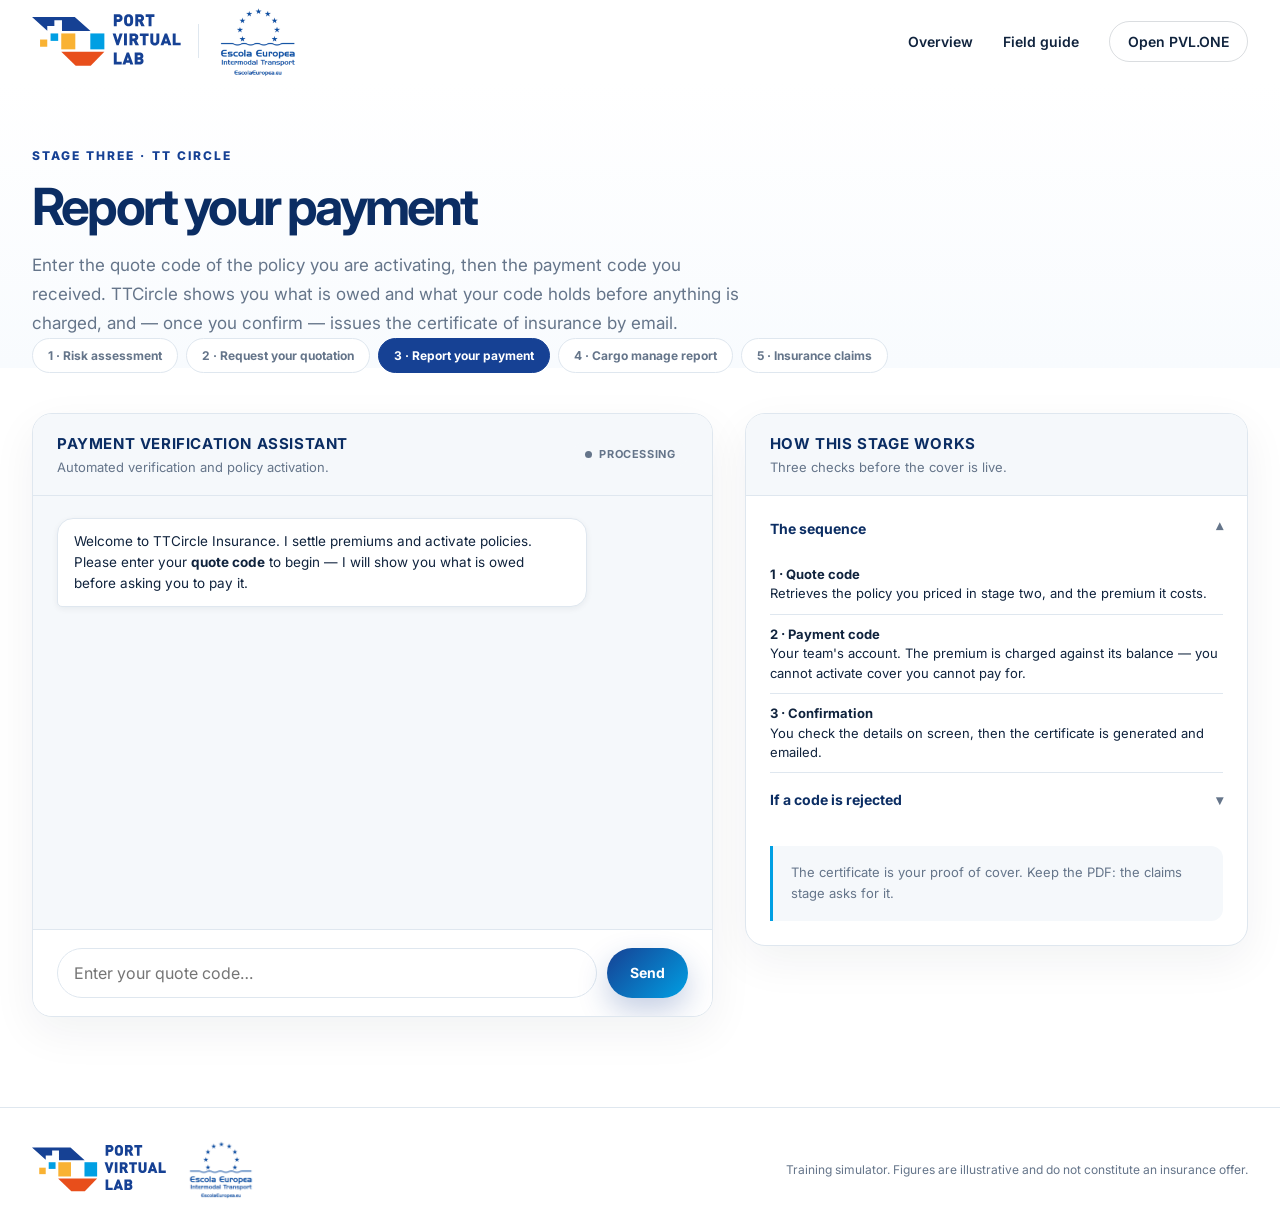
<file: docs/payment.html>
<!doctype html>
<html lang="en">
<head>
<meta charset="utf-8">
<meta name="viewport" content="width=device-width, initial-scale=1">
<title>Report your payment — TTCircle Insurance</title>
<meta name="description" content="Stage 3 of the TTCircle insurance simulator: look up the quotation, charge it against your payment code and activate the cover.">
<link rel="preconnect" href="https://fonts.googleapis.com">
<link rel="preconnect" href="https://fonts.gstatic.com" crossorigin>
<link rel="stylesheet" href="https://fonts.googleapis.com/css2?family=Inter:wght@400;500;600;700;800&display=swap">
<link rel="stylesheet" href="assets/styles.css?v=1">
<link rel="stylesheet" href="assets/components.css?v=1">
</head>
<body id="top">

<header id="site-header"></header>

<main>
  <section class="page-intro">
    <span class="eyebrow">STAGE THREE · TT CIRCLE</span>
    <h1>Report your payment</h1>
    <p>
      Enter the quote code of the policy you are activating, then the payment code you
      received. TTCircle shows you what is owed and what your code holds before anything is
      charged, and — once you confirm — issues the certificate of insurance by email.
    </p>
  </section>

  <nav id="stage-strip"></nav>

  <section class="section" style="padding-top:0">
    <div class="workspace">

      <div class="panel">
        <div class="panel-header" style="display:flex;align-items:center;justify-content:space-between;gap:16px">
          <div>
            <h3>Payment verification assistant</h3>
            <p>Automated verification and policy activation.</p>
          </div>
          <span class="status-chip" id="status-chip">Connecting</span>
        </div>

        <div class="chat-shell">
          <div class="chat-log" id="chat-log" role="log" aria-live="polite"></div>
          <div class="chat-input">
            <label for="user-input" class="sr-only" style="position:absolute;width:1px;height:1px;overflow:hidden;clip:rect(0 0 0 0)">Message</label>
            <input type="text" id="user-input" placeholder="Enter your quote code…" maxlength="50" autocomplete="off">
            <button type="button" class="button button-primary" id="send-btn">Send</button>
          </div>
        </div>
      </div>

      <aside class="panel">
        <div class="panel-header">
          <h3>How this stage works</h3>
          <p>Three checks before the cover is live.</p>
        </div>
        <div class="panel-body" style="padding-top:6px">
          <div class="accordion">
            <button type="button" class="accordion-head" aria-expanded="true">
              The sequence <span class="chevron" aria-hidden="true">▾</span>
            </button>
            <div class="accordion-body"><div>
              <ul>
                <li><span><strong>1 · Quote code</strong><br>Retrieves the policy you priced in stage two, and the premium it costs.</span></li>
                <li><span><strong>2 · Payment code</strong><br>Your team's account. The premium is charged against its balance — you cannot activate cover you cannot pay for.</span></li>
                <li><span><strong>3 · Confirmation</strong><br>You check the details on screen, then the certificate is generated and emailed.</span></li>
              </ul>
            </div></div>
          </div>

          <div class="accordion">
            <button type="button" class="accordion-head" aria-expanded="false">
              If a code is rejected <span class="chevron" aria-hidden="true">▾</span>
            </button>
            <div class="accordion-body"><div>
              <ul>
                <li><span><strong>Not found</strong> — check for typing errors; codes are case sensitive.</span></li>
                <li><span><strong>No funds left</strong> — a payment code carries a balance, not a single use. It is charged the premium and the remainder stays on the code, so a code can settle more than one policy until the balance runs out.</span></li>
                <li><span><strong>Insufficient funds</strong> — the balance is smaller than the premium. The code is not charged at all; nothing is part-paid.</span></li>
                <li><span><strong>System unavailable</strong> — the backend did not answer. Wait a moment and send the code again.</span></li>
              </ul>
            </div></div>
          </div>

          <div class="note">
            The certificate is your proof of cover. Keep the PDF: the claims stage asks for it.
          </div>
        </div>
      </aside>

    </div>
  </section>
</main>

<footer id="site-footer"></footer>

<script src="assets/shared.js?v=1"></script>
<script>
(function () {
  'use strict';

  TTC.renderChrome('payment');
  TTC.bindAccordions();

  var CONFIG = { endpoint: '', retryAttempts: 2, timeoutMs: 30000 };
  var step = 'quote_code';
  var quoteData = null;
  var paymentVerified = false;
  var paymentCode = null;
  var paymentBalance = 0;

  var log = document.getElementById('chat-log');
  var input = document.getElementById('user-input');
  var sendBtn = document.getElementById('send-btn');
  var chip = document.getElementById('status-chip');

  function escapeHtml(value) {
    return String(value == null ? '' : value)
      .replace(/&/g, '&amp;').replace(/</g, '&lt;').replace(/>/g, '&gt;')
      .replace(/"/g, '&quot;').replace(/'/g, '&#39;');
  }

  /* Returns the node so the caller can replace or remove it later. */
  function say(html, fromUser) {
    var wrap = document.createElement('div');
    wrap.className = 'chat-msg ' + (fromUser ? 'user' : 'bot');
    var bubble = document.createElement('div');
    bubble.className = 'chat-bubble';
    bubble.innerHTML = html;
    wrap.appendChild(bubble);
    log.appendChild(wrap);
    log.scrollTop = log.scrollHeight;
    return wrap;
  }

  /* While a lookup is in flight the step has not advanced yet, so anything
     typed would be read as an answer to the previous question. Lock the input
     until the answer comes back. */
  function setBusy(on) {
    input.disabled = on;
    sendBtn.disabled = on;
    if (!on) input.focus();
  }

  function busy(text) {
    setBusy(true);
    var node = say('<span class="spinner"></span>' + escapeHtml(text));
    var remove = node.remove.bind(node);
    node.remove = function () { setBusy(false); remove(); };
    return node;
  }

  function setStatus(state) {
    var labels = { online: 'Online', offline: 'Offline', working: 'Processing' };
    chip.className = 'status-chip ' + (state === 'working' ? '' : state);
    chip.textContent = labels[state] || state;
  }

  function call(action, payload) {
    setStatus('working');
    var attempt = 0;

    function once() {
      attempt += 1;

      /* Apps Script can take a while, and a request that hangs never rejects
         on its own — the spinner would sit there for ever. Give it a deadline
         so a stall becomes a visible, retryable failure. */
      var controller = new AbortController();
      var timer = setTimeout(function () { controller.abort(); }, CONFIG.timeoutMs);

      return fetch(CONFIG.endpoint, {
        method: 'POST',
        headers: { 'Content-Type': 'text/plain' },
        body: JSON.stringify(Object.assign({ action: action }, payload || {})),
        signal: controller.signal
      }).then(function (response) {
        clearTimeout(timer);
        if (!response.ok) throw new Error('System error, status ' + response.status);
        return response.json();
      }).then(function (result) {
        setStatus('online');
        return result;
      }).catch(function (err) {
        clearTimeout(timer);
        if (attempt <= CONFIG.retryAttempts) {
          return new Promise(function (resolve) { setTimeout(resolve, 1500); }).then(once);
        }
        setStatus('offline');
        throw err;
      });
    }

    return once();
  }

  function unavailable(what) {
    say(
      '<div class="alert error"><h4>System temporarily unavailable</h4>' +
      'Unable to ' + escapeHtml(what) + ' right now. Please try again in a few moments.</div>'
    );
  }

  function money(n, currency) {
    var v = Number(n);
    if (!isFinite(v)) return String(n);
    return v.toLocaleString('en-GB', { minimumFractionDigits: 2, maximumFractionDigits: 2 }) +
           ' ' + (currency || 'EUR');
  }

  /* ---------- stage 1: the quote code ----------
     The policy comes first now. You cannot sensibly check a payment
     before you know what is owed. */

  function handleQuoteCode(code) {
    var pending = busy('Retrieving your policy information…');

    call('getQuoteData', { quoteCode: code }).then(function (result) {
      pending.remove();
      if (result.success && result.data) {
        quoteData = result.data;
        showPolicy(result.data);
        say('The premium due is <strong>' +
            escapeHtml(money(quoteData.estimatedPremium, quoteData.currency)) +
            '</strong>. Now enter your <strong>payment code</strong> to settle it.');
        step = 'payment_code';
        input.placeholder = 'Enter your payment code…';
      } else {
        say('<div class="alert error"><h4>Quote code not found</h4>Check code <strong>' +
            escapeHtml(code) + '</strong> and try again.</div>');
      }
    }).catch(function () {
      pending.remove();
      unavailable('retrieve the policy information');
    });
  }

  /* ---------- stage 2: the payment code ---------- */

  function handlePaymentCode(code) {
    if (!quoteData) {
      say('Please enter your quote code first, so we know what is being paid.');
      step = 'quote_code';
      input.placeholder = 'Enter your quote code…';
      return;
    }

    var pending = busy('Verifying the payment code…');

    call('checkPaymentCode', { code: code }).then(function (result) {
      pending.remove();

      if (!result.success) throw new Error(result.error || 'Payment verification failed');

      if (!result.found) {
        say('<div class="alert error"><h4>Payment code not found</h4>Check code <strong>' +
            escapeHtml(code) + '</strong> and try again.</div>');
        return;
      }
      if (!result.valid) {
        say('<div class="alert error"><h4>Payment code exhausted</h4>Code <strong>' +
            escapeHtml(code) + '</strong> has no funds left.</div>');
        return;
      }

      var info = result.paymentInfo || {};
      var balance = Number(info.amount) || 0;
      var premium = Number(quoteData.estimatedPremium) || 0;
      var currency = quoteData.currency || info.currency || 'EUR';

      /* The lesson lives in this comparison: cover costs money, and the
         money is finite. */
      if (balance < premium) {
        say(
          '<div class="alert error"><h4>Insufficient funds</h4>' +
          '<div class="data-sheet">' +
            '<p><strong>Premium due:</strong> ' + escapeHtml(money(premium, currency)) + '</p>' +
            '<p><strong>Available on ' + escapeHtml(code) + ':</strong> ' + escapeHtml(money(balance, currency)) + '</p>' +
            '<p><strong>Short by:</strong> ' + escapeHtml(money(premium - balance, currency)) + '</p>' +
          '</div>' +
          '<p style="margin:12px 0 0">This policy cannot be activated with that code. ' +
          'Either use a code with enough funds, or go back and buy cover you can afford.</p></div>'
        );
        return;
      }

      paymentVerified = true;
      paymentCode = code;
      paymentBalance = balance;

      say(
        '<div class="alert ok"><h4>Funds confirmed</h4>' +
        '<div class="data-sheet">' +
          '<p><strong>Balance on ' + escapeHtml(code) + ':</strong> ' + escapeHtml(money(balance, currency)) + '</p>' +
          '<p><strong>Premium due:</strong> ' + escapeHtml(money(premium, currency)) + '</p>' +
          '<p><strong>Remaining after payment:</strong> ' + escapeHtml(money(balance - premium, currency)) + '</p>' +
        '</div></div>'
      );

      confirmActivation(currency, premium);
    }).catch(function () {
      pending.remove();
      unavailable('verify the payment code');
    });
  }

  function confirmActivation(currency, premium) {
    var node = say('<strong>Charge ' + escapeHtml(money(premium, currency)) +
                   ' and activate the policy?</strong> The certificate goes to ' +
                   escapeHtml(quoteData.email) + '.');
    var actions = document.createElement('div');
    actions.className = 'form-actions';
    actions.innerHTML =
      '<button type="button" class="button button-primary" data-confirm="yes">Pay &amp; activate</button>' +
      '<button type="button" class="button button-secondary" data-confirm="no">Cancel</button>';
    node.querySelector('.chat-bubble').appendChild(actions);

    actions.addEventListener('click', function (e) {
      var btn = e.target.closest('[data-confirm]');
      if (!btn) return;
      actions.remove();
      if (btn.dataset.confirm === 'yes') activatePolicy();
      else restart('Payment cancelled. Nothing has been charged.');
    });

    log.scrollTop = log.scrollHeight;
  }

  function row(label, value) {
    if (value === undefined || value === null || value === '') return '';
    return '<p><strong>' + escapeHtml(label) + ':</strong> ' + escapeHtml(value) + '</p>';
  }

  function showPolicy(data) {
    var departure = data.departureDate
      ? new Date(data.departureDate).toLocaleDateString('en-GB', { year: 'numeric', month: 'long', day: 'numeric' })
      : 'Not specified';

    var freight = data.freightAndOtherCosts !== undefined
      ? data.freightAndOtherCosts + ' ' + (data.currency || '')
      : 'N/A';

    var html =
      '<div class="alert warn"><h4>Insurance policy details</h4>' +
      '<div class="data-sheet">' +
        row('Policy number', data.quoteCode) +
        row('Status', data.status) +
        row('Policy holder', data.policyHolder) +
        row('Requester', data.requesterName) +
        row('Origin', data.origin) +
        row('Destination', data.destination) +
        row('Transport', data.transportType) +
        row('Cargo type', data.cargoType) +
        row('Quantity', data.quantity) +
        row('Package', data.packageType) +
        row('Total value', data.totalValue + ' ' + (data.currency || '')) +
        row('Premium', data.estimatedPremium + ' ' + (data.currency || '')) +
        row('Rate %', data.premiumRatePercent || data.premiumRate) +
        row('Incoterm', data.incoterm || 'N/A') +
        row('Freight & other costs', freight) +
        row('Departure', departure) +
        row('Coverage', data.additionalCoverage || 'Standard coverage') +
        row('Packaging', data.packagingTypes || 'Standard') +
        row('Condition', data.cargoCondition || 'New') +
        row('Email', data.email) +
        row('Policy holder address', data.policyHolderAddress) +
        row('Beneficiary', data.beneficiaryName) +
        row('Beneficiary address', data.beneficiaryAddress) +
        row('Risk assessment', data.riskAssessmentSummary) +
        (data.additionalNotes && data.additionalNotes !== 'None' ? row('Notes', data.additionalNotes) : '') +
      '</div>' +
      '</div>';

    say(html);
    log.scrollTop = log.scrollHeight;
  }

  /* ---------- stage 3: activation ---------- */

  function activatePolicy() {
    var pending = busy('Activating the policy and generating the certificate…');

    /* The payment code travels with the policy so the backend can charge it.
       The backend re-reads the premium from the sheet and does the arithmetic
       itself — nothing here is trusted with the balance. */
    var payload = Object.assign({}, quoteData, { paymentCode: paymentCode });

    call('sendInsuranceEmail', { quoteData: payload }).then(function (result) {
      pending.remove();
      if (!result.success) throw new Error(result.error || 'Failed to activate the policy');

      if (result.balanceAfter !== undefined) {
        say('<div class="alert info">Charged <strong>' +
            escapeHtml(money(quoteData.estimatedPremium, quoteData.currency)) +
            '</strong> to ' + escapeHtml(paymentCode) + '. Remaining balance: <strong>' +
            escapeHtml(money(result.balanceAfter, quoteData.currency)) + '</strong>.</div>');
      }

      say(
        '<div class="alert ok"><h4>Policy activated</h4>' +
        'A confirmation email has been sent to <strong>' + escapeHtml(quoteData.email) + '</strong>, ' +
        'with the official certificate attached as a PDF.' +
        '<ul style="margin:10px 0 0;padding-left:18px;line-height:1.8">' +
          '<li>Certificate of insurance (PDF) — keep this safe</li>' +
          '<li>Full policy details and coverage information</li>' +
          '<li>Payment confirmation for ' + escapeHtml(quoteData.estimatedPremium) + ' ' + escapeHtml(quoteData.currency || '') + '</li>' +
          '<li>Claims procedure and support contacts</li>' +
        '</ul></div>'
      );

      TTC.writeCase({ policy: { quoteCode: quoteData.quoteCode, email: quoteData.email, activatedAt: new Date().toISOString() } });

      setTimeout(function () {
        restart('Your cargo is covered. Enter another quote code to activate a second policy.');
      }, 2500);
    }).catch(function () {
      pending.remove();
      say('<div class="alert error"><h4>Policy activation error</h4>' +
          'Unable to complete the activation. Reference: <strong>' +
          escapeHtml(quoteData && quoteData.quoteCode) + '</strong>.</div>');
    });
  }

  function restart(message) {
    say(escapeHtml(message));
    step = 'quote_code';
    quoteData = null;
    paymentVerified = false;
    paymentCode = null;
    paymentBalance = 0;
    input.placeholder = 'Enter your quote code…';
  }

  /* ---------- input ---------- */

  function send() {
    var value = input.value.trim();
    if (!value) return;
    say(escapeHtml(value), true);
    input.value = '';
    setTimeout(function () {
      if (step === 'quote_code') handleQuoteCode(value);
      else handlePaymentCode(value);
    }, 350);
  }

  sendBtn.addEventListener('click', send);
  input.addEventListener('keydown', function (e) {
    if (e.key === 'Enter') { e.preventDefault(); send(); }
  });

  /* ---------- boot ---------- */

  say('Welcome to TTCircle Insurance. I settle premiums and activate policies. ' +
      'Please enter your <strong>quote code</strong> to begin — I will show you what is owed ' +
      'before asking you to pay it.');

  TTC.getJSON('data/endpoints.json?v=1').then(function (cfg) {
    CONFIG.endpoint = cfg.payment;
    CONFIG.retryAttempts = cfg.retryAttempts != null ? cfg.retryAttempts : 2;
    CONFIG.timeoutMs = cfg.requestTimeoutMs != null ? cfg.requestTimeoutMs : 30000;
    if (!CONFIG.endpoint) {
      setStatus('offline');
      say('<div class="alert warn">No payment endpoint is configured. Set <code>payment</code> in <code>data/endpoints.json</code>.</div>');
      return;
    }
    return call('testConnection').then(function () {
      setStatus('online');
    }).catch(function () {
      setStatus('offline');
      say('<div class="alert warn">The verification service is not answering right now. You can still type a code — it will be retried.</div>');
    });
  }).catch(function () {
    setStatus('offline');
    say('<div class="alert error">Could not load the endpoint configuration.</div>');
  });
})();
</script>
</body>
</html>
</file>
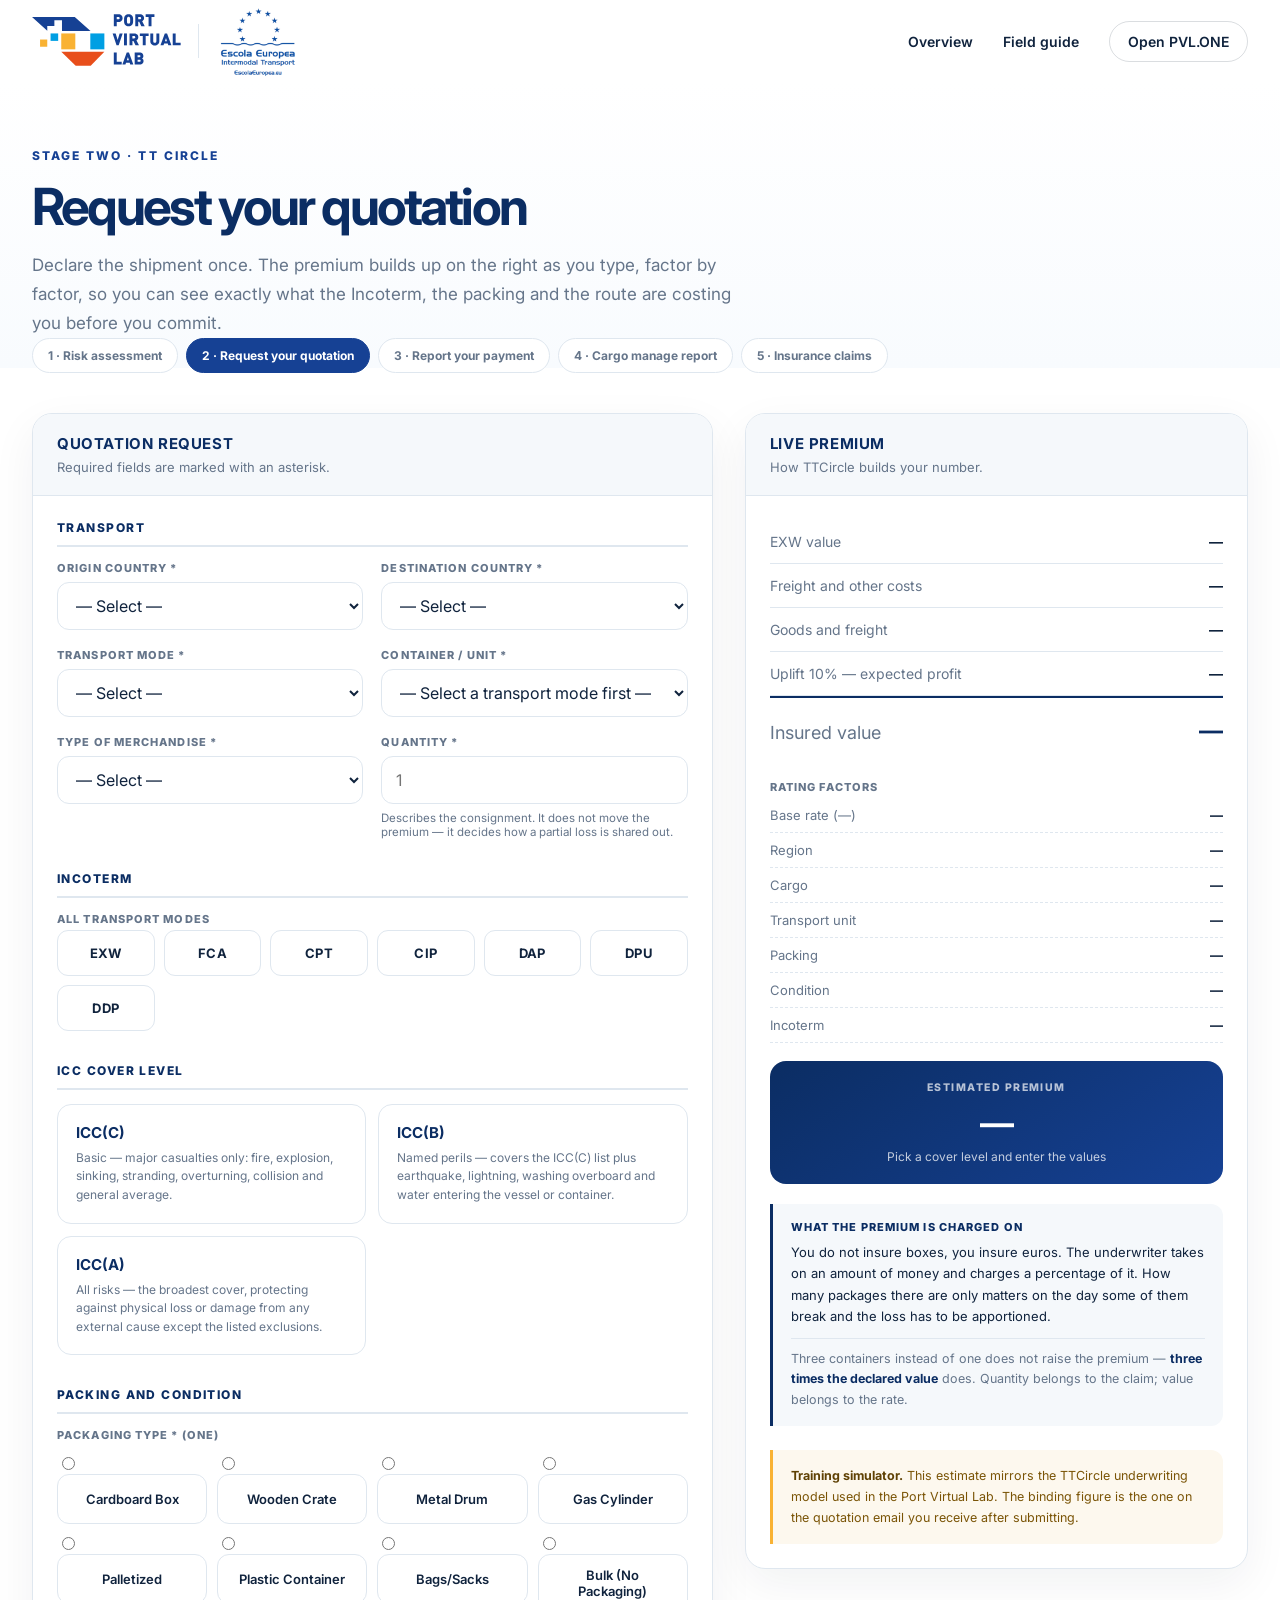
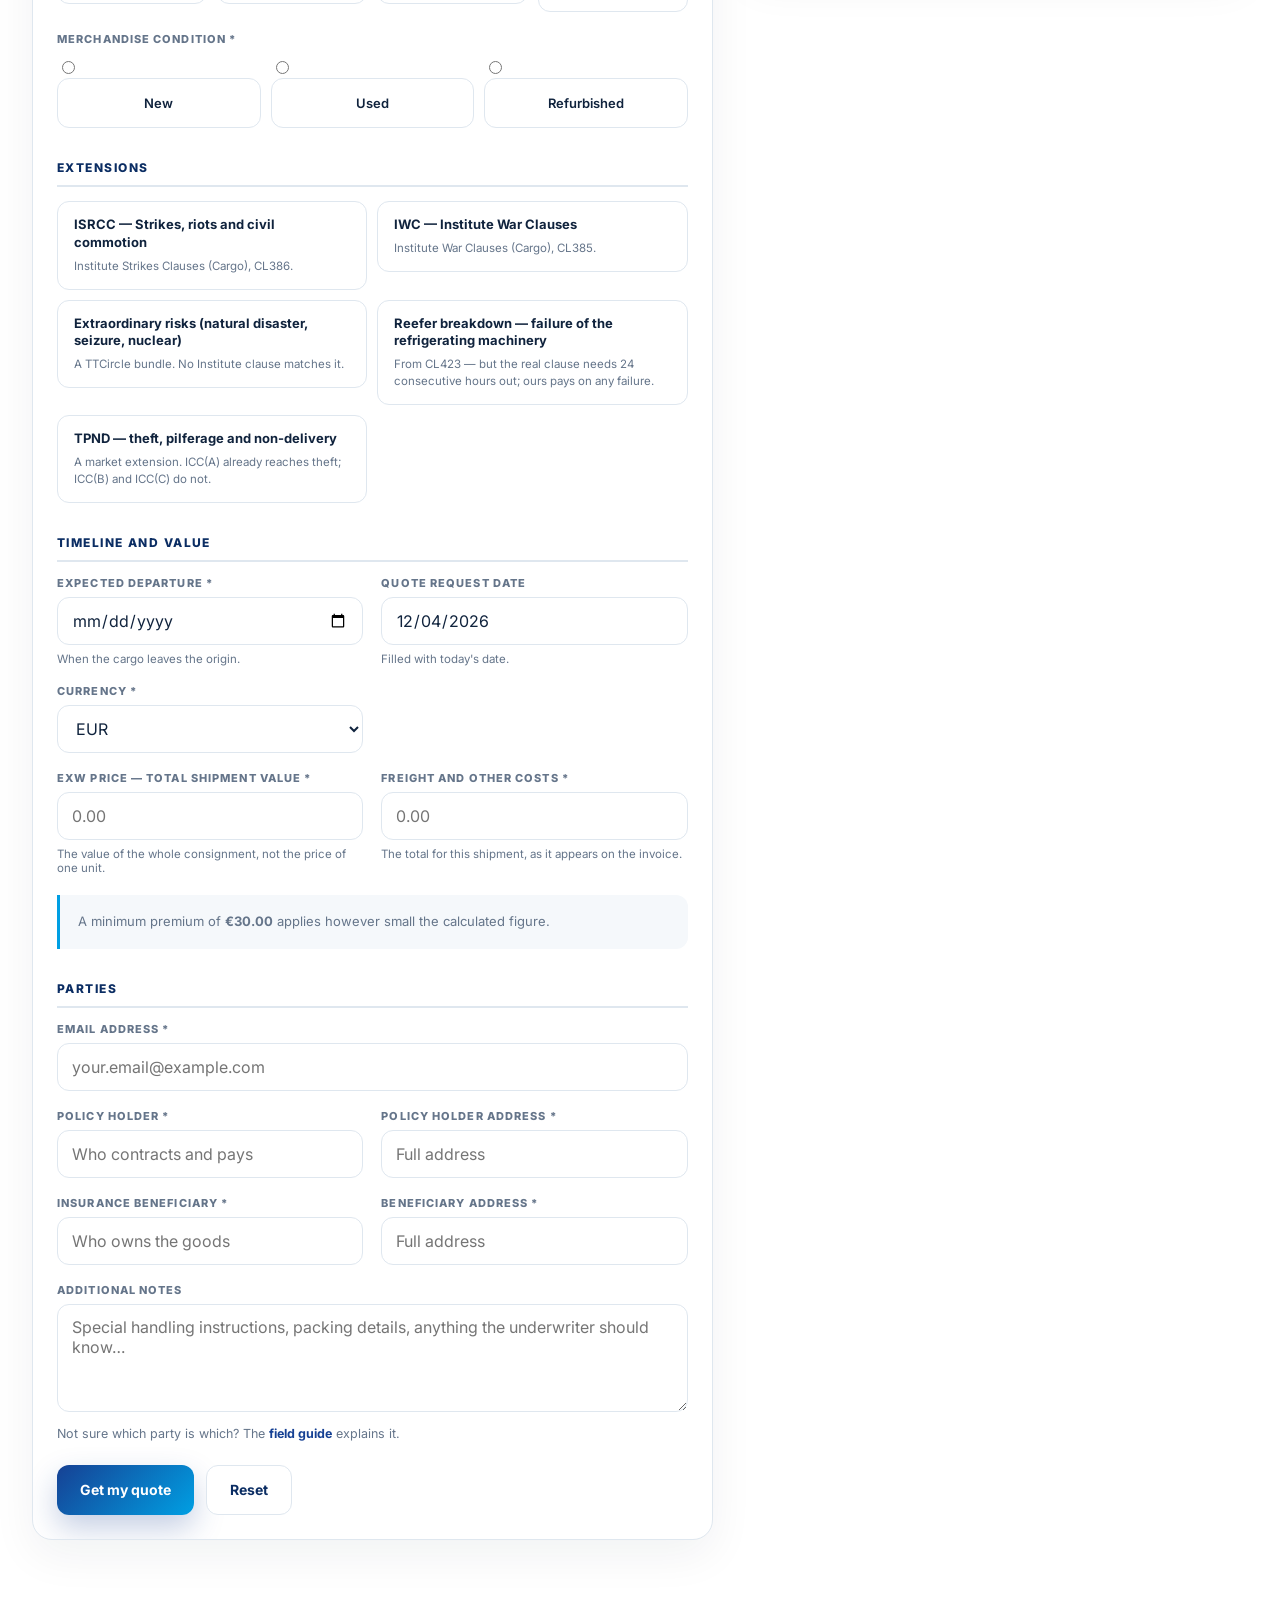
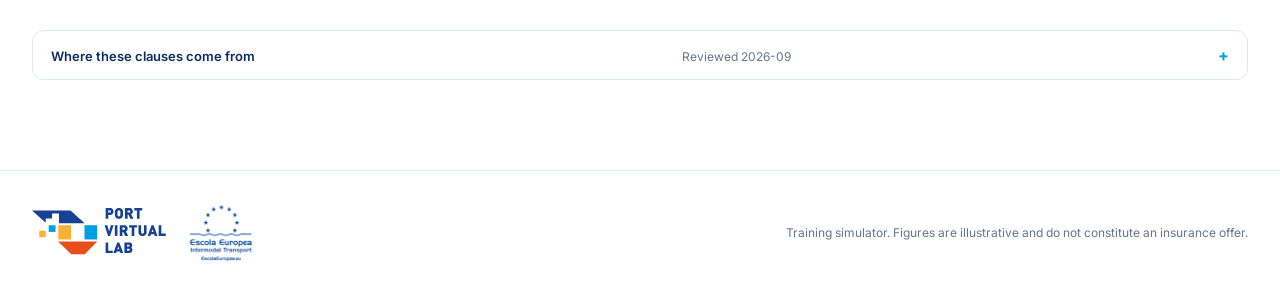
<file: docs/quotation.html>
<!doctype html>
<html lang="en">
<head>
<meta charset="utf-8">
<meta name="viewport" content="width=device-width, initial-scale=1">
<title>Request your quotation — TTCircle Insurance</title>
<meta name="description" content="Stage 2 of the TTCircle insurance simulator: declare the shipment, pick the Incoterm and the ICC cover, and see the premium build up live.">
<link rel="preconnect" href="https://fonts.googleapis.com">
<link rel="preconnect" href="https://fonts.gstatic.com" crossorigin>
<link rel="stylesheet" href="https://fonts.googleapis.com/css2?family=Inter:wght@400;500;600;700;800&display=swap">
<link rel="stylesheet" href="assets/styles.css?v=1">
<link rel="stylesheet" href="assets/components.css?v=1">
<style>
  .quote-aside { position: sticky; top: 20px; }
  .factor-row { display: flex; align-items: baseline; justify-content: space-between; gap: 14px; padding: 9px 0; border-bottom: 1px dashed var(--line); font-size: 13px; }
  .factor-row:last-of-type { border-bottom: 0; }
  .factor-row span { color: var(--muted); }
  .factor-row strong { font-variant-numeric: tabular-nums; }
  .factor-row.raises strong { color: var(--coral); }
  .factor-row.lowers strong { color: #15a06a; }
  .premium-figure { margin-top: 18px; padding: 20px; border-radius: 16px; color: #fff; background: linear-gradient(145deg, var(--navy), var(--navy-soft)); text-align: center; }
  .premium-figure span { display: block; font-size: 10.5px; font-weight: 800; letter-spacing: .14em; text-transform: uppercase; opacity: .7; }
  .premium-figure strong { display: block; margin-top: 8px; font-size: 34px; letter-spacing: -.04em; }
  .premium-figure em { display: block; margin-top: 6px; font-size: 12px; font-style: normal; opacity: .75; }
  .advice-list { margin: 16px 0 0; padding: 0; list-style: none; }
  .advice-list li { padding: 10px 0; border-bottom: 1px solid var(--line); font-size: 12.5px; line-height: 1.6; color: var(--muted); }
  .advice-list li:last-child { border-bottom: 0; }
  .advice-list li::before { content: '→ '; color: var(--cyan); font-weight: 800; }
  /* The one idea a participant has to leave with: the rate runs on value, not on count. */
  .principle { margin-top: 20px; padding: 16px 18px; border-left: 3px solid var(--navy); border-radius: 0 12px 12px 0; background: var(--panel); }
  .principle h4 { margin: 0 0 8px; font-size: 11px; font-weight: 800; letter-spacing: .1em; text-transform: uppercase; color: var(--navy); }
  .principle p { margin: 0; font-size: 13px; line-height: 1.65; color: var(--ink); }
  .principle .principle-worked { margin-top: 10px; padding-top: 10px; border-top: 1px solid var(--line); color: var(--muted); font-size: 12.5px; }
  .principle em { font-style: normal; font-weight: 700; color: var(--navy); }
  .subsection { margin-top: 32px; }
  .subsection > h4 { margin: 0 0 14px; font-size: 12px; font-weight: 800; letter-spacing: .12em; text-transform: uppercase; color: var(--navy); padding-bottom: 10px; border-bottom: 2px solid var(--line); }
  .incoterm-grid { display: grid; grid-template-columns: repeat(auto-fit, minmax(84px, 1fr)); gap: 9px; }
  .incoterm-grid input { position: absolute; opacity: 0; pointer-events: none; }
  .incoterm-grid label { display: grid; place-items: center; min-height: 46px; border: 1px solid var(--line); border-radius: 11px; background: #fff; font-size: 13px; font-weight: 700; letter-spacing: .02em; text-transform: none; color: var(--ink); cursor: pointer; transition: .2s ease; }
  .incoterm-grid label:hover { border-color: var(--cyan); background: #f2f9fe; }
  .incoterm-grid input:checked + label { color: #fff; border-color: var(--blue); background: linear-gradient(135deg, var(--blue), var(--cyan)); }
  .incoterm-grid input:disabled + label { opacity: .38; cursor: not-allowed; background: var(--panel); }
  .cover-cards { display: grid; grid-template-columns: repeat(auto-fit, minmax(210px, 1fr)); gap: 12px; }
  .cover-cards input { position: absolute; opacity: 0; pointer-events: none; }
  .cover-cards label { display: block; padding: 18px; border: 1px solid var(--line); border-radius: 14px; background: #fff; cursor: pointer; transition: .2s ease; letter-spacing: 0; text-transform: none; }
  .cover-cards label:hover { border-color: var(--cyan); }
  .cover-cards input:checked + label { border-color: var(--blue); background: #f2f9fe; box-shadow: 0 8px 24px rgba(22,65,148,.12); }
  .cover-cards input:disabled + label { opacity: .4; cursor: not-allowed; }
  .cover-cards b { display: block; font-size: 15px; color: var(--navy); }
  .cover-cards small { display: block; margin-top: 7px; font-size: 12px; line-height: 1.55; color: var(--muted); }
</style>
  <style>
    #extras-grid { grid-template-columns: repeat(auto-fit, minmax(215px, 1fr)); }
    #extras-grid label { place-items: stretch; align-content: start; gap: 6px; text-align: left; padding: 14px 16px; }
    #extras-grid label b { font-weight: 700; line-height: 1.35; }
    #extras-grid label i { font-style: normal; font-weight: 400; font-size: 11.5px; line-height: 1.5; color: var(--muted); }
    #extras-grid input[type="checkbox"]:checked + label i { color: rgba(255, 255, 255, .82); }
    .refs { border: 1px solid var(--line); border-radius: 12px; background: #fff; }
    .refs > summary { cursor: pointer; padding: 14px 18px; font-size: 13px; font-weight: 600; color: var(--navy); list-style: none; display: flex; justify-content: space-between; gap: 12px; align-items: baseline; }
    .refs > summary::-webkit-details-marker { display: none; }
    .refs > summary::after { content: "+"; color: var(--cyan); font-weight: 700; font-size: 16px; }
    .refs[open] > summary::after { content: "\u2212"; }
    .refs > summary span { font-weight: 400; font-size: 12px; color: var(--muted); }
    .refs h4 { margin: 4px 0 0; padding: 12px 18px 0; font-size: 11px; letter-spacing: .09em; text-transform: uppercase; color: var(--muted); font-weight: 700; }
    .refs ul { margin: 0; padding: 8px 18px 6px; list-style: none; }
    .refs li { padding: 8px 0; border-top: 1px solid var(--line); font-size: 13px; line-height: 1.6; }
    .refs li:first-child { border-top: 0; }
    .refs li b { color: var(--navy); font-variant-numeric: tabular-nums; }
    .refs li span { display: block; margin-top: 3px; color: var(--muted); font-size: 12px; }
    .refs-caveat { margin: 6px 0 0; padding: 12px 18px 16px; border-top: 1px solid var(--line); font-size: 12px; line-height: 1.6; color: var(--muted); }
  </style>
</head>
<body id="top">

<header id="site-header"></header>

<main>
  <section class="page-intro">
    <span class="eyebrow">STAGE TWO · TT CIRCLE</span>
    <h1>Request your quotation</h1>
    <p>
      Declare the shipment once. The premium builds up on the right as you type, factor by
      factor, so you can see exactly what the Incoterm, the packing and the route are
      costing you before you commit.
    </p>
  </section>

  <nav id="stage-strip"></nav>

  <section class="section" style="padding-top:0">
    <div class="workspace">

      <div class="panel">
        <div class="panel-header">
          <h3>Quotation request</h3>
          <p>Required fields are marked with an asterisk.</p>
        </div>
        <div class="panel-body">
          <div id="form-alert"></div>

          <form id="quote-form" novalidate>

            <div class="subsection" style="margin-top:0">
              <h4>Transport</h4>
              <div class="field-grid">
                <div class="field">
                  <label for="origin">Origin country *</label>
                  <select id="origin"><option value="">— Select —</option></select>
                </div>
                <div class="field">
                  <label for="destination">Destination country *</label>
                  <select id="destination"><option value="">— Select —</option></select>
                </div>
                <div class="field">
                  <label for="transportType">Transport mode *</label>
                  <select id="transportType"><option value="">— Select —</option></select>
                </div>
                <div class="field">
                  <label for="packageType">Container / unit *</label>
                  <select id="packageType"><option value="">— Select a transport mode first —</option></select>
                </div>
                <div class="field">
                  <label for="cargoType">Type of merchandise *</label>
                  <select id="cargoType"><option value="">— Select —</option></select>
                </div>
                <div class="field">
                  <label for="quantity">Quantity *</label>
                  <input type="number" id="quantity" min="1" step="1" placeholder="1">
                  <small>Describes the consignment. It does not move the premium — it decides how a partial loss is shared out.</small>
                </div>
              </div>
            </div>

            <div class="subsection">
              <h4>Incoterm</h4>
              <span class="fieldset-label">All transport modes</span>
              <div class="incoterm-grid" id="incoterms-all"></div>
              <div id="maritime-block" hidden>
                <span class="fieldset-label" style="margin-top:16px">Maritime transport only</span>
                <div class="incoterm-grid" id="incoterms-maritime"></div>
              </div>
              <div class="note" id="incoterm-note" hidden></div>
            </div>

            <div class="subsection">
              <h4>ICC cover level</h4>
              <div class="cover-cards" id="cover-cards"></div>
              <div class="alert warn" id="cover-warning" hidden style="margin-top:14px"></div>
            </div>

            <div class="subsection">
              <h4>Packing and condition</h4>
              <span class="fieldset-label">Packaging type * (one)</span>
              <div class="pill-grid" id="packing-grid"></div>
              <span class="fieldset-label" style="margin-top:20px">Merchandise condition *</span>
              <div class="pill-grid" id="condition-grid"></div>
            </div>

            <div class="subsection">
              <h4>Extensions</h4>
              <div class="pill-grid" id="extras-grid"></div>
            </div>

            <div class="subsection">
              <h4>Timeline and value</h4>
              <div class="field-grid">
                <div class="field">
                  <label for="departureDate">Expected departure *</label>
                  <input type="date" id="departureDate">
                  <small>When the cargo leaves the origin.</small>
                </div>
                <div class="field">
                  <label for="requestDate">Quote request date</label>
                  <input type="date" id="requestDate" readonly>
                  <small>Filled with today's date.</small>
                </div>
                <div class="field">
                  <label for="currency">Currency *</label>
                  <select id="currency">
                    <option value="EUR">EUR</option>
                    <option value="USD">USD</option>
                  </select>
                </div>
                <div class="field"></div>
                <div class="field">
                  <label for="exwPrice">EXW price — total shipment value *</label>
                  <input type="number" id="exwPrice" min="0" step="0.01" placeholder="0.00">
                  <small>The value of the whole consignment, not the price of one unit.</small>
                </div>
                <div class="field">
                  <label for="freightPrice">Freight and other costs *</label>
                  <input type="number" id="freightPrice" min="0" step="0.01" placeholder="0.00">
                  <small>The total for this shipment, as it appears on the invoice.</small>
                </div>
              </div>
              <div class="note">
                A minimum premium of <strong id="min-premium-note">€30</strong> applies however small the calculated figure.
              </div>
            </div>

            <div class="subsection">
              <h4>Parties</h4>
              <div class="field-grid">
                <div class="field wide">
                  <label for="email">Email address *</label>
                  <input type="email" id="email" placeholder="your.email@example.com">
                </div>
                <div class="field">
                  <label for="policyHolder">Policy holder *</label>
                  <input type="text" id="policyHolder" placeholder="Who contracts and pays">
                </div>
                <div class="field">
                  <label for="policyHolderAddress">Policy holder address *</label>
                  <input type="text" id="policyHolderAddress" placeholder="Full address">
                </div>
                <div class="field">
                  <label for="beneficiaryName">Insurance beneficiary *</label>
                  <input type="text" id="beneficiaryName" placeholder="Who owns the goods">
                </div>
                <div class="field">
                  <label for="beneficiaryAddress">Beneficiary address *</label>
                  <input type="text" id="beneficiaryAddress" placeholder="Full address">
                </div>
                <div class="field wide">
                  <label for="additionalNotes">Additional notes</label>
                  <textarea id="additionalNotes" placeholder="Special handling instructions, packing details, anything the underwriter should know…"></textarea>
                </div>
              </div>
              <p style="margin:14px 0 0;font-size:12.5px;color:var(--muted)">
                Not sure which party is which? The <a class="link-inline" href="glossary.html">field guide</a> explains it.
              </p>
            </div>

            <div class="form-actions">
              <button type="submit" class="button button-primary" id="submit-btn">Get my quote</button>
              <button type="button" class="button button-secondary" id="reset-btn">Reset</button>
            </div>
          </form>

          <div class="loading-block" id="loading" role="status" aria-live="polite">
            <div class="spinner"></div>
            <p id="loading-text">Analysing your route…</p>
            <div class="progress-bar"><div class="progress-fill" id="progress-fill"></div></div>
          </div>

          <div id="result" hidden></div>
        </div>
      </div>

      <aside class="panel quote-aside">
        <div class="panel-header">
          <h3>Live premium</h3>
          <p>How TTCircle builds your number.</p>
        </div>
        <div class="panel-body">
          <div class="result-list">
            <div class="result-row"><span>EXW value</span><strong id="f-exw">—</strong></div>
            <div class="result-row"><span>Freight and other costs</span><strong id="f-freight">—</strong></div>
            <div class="result-row" id="row-premium-in-value" hidden><span>Insurance premium</span><strong id="f-premium-in-value">—</strong></div>
            <div class="result-row"><span id="f-cif-label">Goods and freight</span><strong id="f-cif">—</strong></div>
            <div class="result-row"><span>Uplift <span id="f-uplift-pct">10</span>% — expected profit</span><strong id="f-uplift">—</strong></div>
            <div class="result-row total"><span>Insured value</span><strong id="f-total">—</strong></div>
          </div>

          <div style="margin-top:22px">
            <span class="fieldset-label">Rating factors</span>
            <div class="factor-row"><span>Base rate (<span id="f-icc">—</span>)</span><strong id="f-baserate">—</strong></div>
            <div class="factor-row" id="row-region"><span>Region</span><strong id="f-region">—</strong></div>
            <div class="factor-row" id="row-cargo"><span>Cargo</span><strong id="f-cargo">—</strong></div>
            <div class="factor-row" id="row-unit"><span>Transport unit</span><strong id="f-unit">—</strong></div>
            <div class="factor-row" id="row-packing"><span>Packing</span><strong id="f-packing">—</strong></div>
            <div class="factor-row" id="row-condition"><span>Condition</span><strong id="f-condition">—</strong></div>
            <div class="factor-row" id="row-incoterm"><span>Incoterm</span><strong id="f-incoterm">—</strong></div>
            <div class="factor-row" id="row-extras" hidden><span>Extensions</span><strong id="f-extras">—</strong></div>
          </div>

          <div class="premium-figure">
            <span>Estimated premium</span>
            <strong id="f-premium">—</strong>
            <em id="f-rate">Fill in the values to see the rate</em>
          </div>

          <ul class="advice-list" id="advice"></ul>

          <div class="principle">
            <h4>What the premium is charged on</h4>
            <p>
              You do not insure boxes, you insure euros. The underwriter takes on an amount
              of money and charges a percentage of it. How many packages there are only
              matters on the day some of them break and the loss has to be apportioned.
            </p>
            <p class="principle-worked">
              Three containers instead of one does not raise the premium — <em>three times
              the declared value</em> does. Quantity belongs to the claim; value belongs to
              the rate.
            </p>
          </div>

          <div class="disclaimer">
            <strong>Training simulator.</strong> This estimate mirrors the TTCircle underwriting
            model used in the Port Virtual Lab. The binding figure is the one on the quotation
            email you receive after submitting.
          </div>
        </div>
      </aside>

    </div>
  </section>
</main>

<div class="section" style="padding-top:0"><div class="shell"><div id="references"></div></div></div>

<footer id="site-footer"></footer>

<script src="assets/shared.js?v=1"></script>
<script src="assets/premium.js?v=1"></script>
<script>
(function () {
  'use strict';

  TTC.renderChrome('quotation');

  var T = null;             /* tariffs.json */
  var ENDPOINT = '';
  var el = function (id) { return document.getElementById(id); };

  el('requestDate').value = TTC.today();
  el('departureDate').min = TTC.today();

  Promise.all([
    TTC.getJSON('data/tariffs.json?v=5'),
    TTC.getJSON('data/endpoints.json?v=1').catch(function () { return {}; }),
    TTC.getJSON('data/countries.json?v=1')
  ]).then(function (results) {
    T = results[0];
    ENDPOINT = results[1].quotation || '';
    /* Una sola tabla de paises para las dos etapas. El motor la busca aqui. */
    T.countryRisk = results[2];
    build();
    prefillFromRiskStage();
    bind();
    recalc();
    if (!ENDPOINT) {
      el('form-alert').insertAdjacentHTML('beforeend',
        '<div class="alert warn" style="margin-bottom:22px"><h4>Submission endpoint not configured</h4>' +
        'The live premium works, but the form cannot be sent until the deployed Apps Script ' +
        '<code>/exec</code> URL is set as <code>quotation</code> in <code>data/endpoints.json</code>.</div>');
    }
  }).catch(function (err) {
    el('form-alert').innerHTML = '<div class="alert error">Could not load the tariff tables: ' + err.message + '</div>';
  });

  /* ---------- build the form from the tariff file ---------- */

  function build() {
    Object.keys(T.countryRisk.countries).sort().forEach(function (c) {
      el('origin').add(new Option(c, c));
      el('destination').add(new Option(c, c));
    });
    T.transportModes.forEach(function (m) { el('transportType').add(new Option(m.label, m.value)); });
    T.cargoTypes.forEach(function (c) { el('cargoType').add(new Option(c.label, c.value)); });

    var allTerms = Object.keys(T.incotermFactors).filter(function (k) {
      return T.maritimeOnlyIncoterms.indexOf(k) === -1;
    });
    el('incoterms-all').innerHTML = allTerms.map(radio('incoterm')).join('');
    el('incoterms-maritime').innerHTML = T.maritimeOnlyIncoterms.map(radio('incoterm')).join('');

    el('cover-cards').innerHTML = ['ICC(C)', 'ICC(B)', 'ICC(A)'].map(function (code) {
      var id = 'cover-' + code.replace(/[()]/g, '');
      return '<div><input type="radio" name="iccCoverage" id="' + id + '" value="' + code + '">' +
             '<label for="' + id + '"><b>' + code + '</b><small>' + T.iccDescriptions[code] + '</small></label></div>';
    }).join('');

    el('packing-grid').innerHTML = T.packagingTypes.map(pill('packagingType', 'radio')).join('');
    el('condition-grid').innerHTML = T.cargoConditions.map(pill('cargoCondition', 'radio')).join('');
    el('extras-grid').innerHTML = T.additionalCoverages.map(function (c, i) {
      var id = 'extra-' + i;
      return '<div><input type="checkbox" name="additionalCoverage" id="' + id + '" value="' + c.value + '">' +
             '<label for="' + id + '"><b>' + c.label + '</b>' +
             (c.note ? '<i>' + escapeText(c.note) + '</i>' : '') +
             '</label></div>';
    }).join('');

    renderReferences();
  }

  function escapeText(value) {
    return String(value == null ? '' : value)
      .replace(/&/g, '&amp;').replace(/</g, '&lt;').replace(/>/g, '&gt;');
  }

  /* De donde sale el modelo. Va al pie del formulario porque es ahi donde el
     alumno acaba de elegir cobertura y extensiones, y donde puede preguntarse
     si esto se lo hemos inventado. Parte si y parte no -- y eso se dice. */
  function renderReferences() {
    var box = el('references');
    var refs = T.references;
    if (!box || !refs) return;

    box.innerHTML =
      '<details class="refs">' +
      '<summary>Where these clauses come from <span>Reviewed ' + escapeText(refs.lastReviewed || '') + '</span></summary>' +
      refs.groups.map(function (group) {
        return '<h4>' + escapeText(group.title) + '</h4><ul>' +
          group.items.map(function (item) {
            return '<li><b>' + escapeText(item.ref) + '</b> · ' + escapeText(item.title) +
              (item.note ? '<span>' + escapeText(item.note) + '</span>' : '') + '</li>';
          }).join('') + '</ul>';
      }).join('') +
      '<p class="refs-caveat">' + escapeText(refs.caveat || '') + '</p>' +
      '</details>';
  }

  function radio(name) {
    return function (value, i) {
      var id = name + '-' + value.toLowerCase();
      return '<div><input type="radio" name="' + name + '" id="' + id + '" value="' + value + '">' +
             '<label for="' + id + '">' + value + '</label></div>';
    };
  }

  function pill(name, type) {
    return function (value, i) {
      var id = name + '-' + i;
      return '<div><input type="' + type + '" name="' + name + '" id="' + id + '" value="' + value + '">' +
             '<label for="' + id + '">' + value + '</label></div>';
    };
  }

  /* Carry over whatever stage one already established. */
  function prefillFromRiskStage() {
    var risk = TTC.readCase().risk;
    if (!risk) return;

    if (T.countryRisk.countries[risk.origin]) el('origin').value = risk.origin;
    if (T.countryRisk.countries[risk.destination]) el('destination').value = risk.destination;
    if (risk.date) el('departureDate').value = risk.date;

    var modeMap = { maritime: 'maritime', air: 'air', land: 'inland', multimodal: 'multimodal' };
    if (modeMap[risk.transportMode]) el('transportType').value = modeMap[risk.transportMode];

    var cargoFromStageOne = risk.cargoType === 'hazardous' ? 'dg_flammable_corrosive' : risk.cargoType;
    if (T.cargoRiskFactors[cargoFromStageOne] !== undefined) el('cargoType').value = cargoFromStageOne;

    var suggested = { icca: 'ICC(A)', iccb: 'ICC(B)', iccc: 'ICC(C)' }[risk.cover];
    if (suggested) {
      var input = document.querySelector('input[name="iccCoverage"][value="' + suggested + '"]');
      if (input) input.checked = true;
    }

    updateContainers();
    el('form-alert').innerHTML =
      '<div class="alert info" style="margin-bottom:22px">Prefilled from your risk assessment: ' +
      risk.origin + ' → ' + risk.destination + ', ' + risk.cargoTypeLabel.toLowerCase() +
      ', recommended cover ' + (suggested || 'not set') + '.</div>';
  }

  /* ---------- rules ---------- */

  function updateContainers() {
    var mode = el('transportType').value;
    var select = el('packageType');
    select.innerHTML = '<option value="">— Select —</option>';
    (T.containers[mode] || []).forEach(function (c) { select.add(new Option(c, c)); });
    if (!mode) select.options[0].textContent = '— Select a transport mode first —';
  }

  function updateIncotermAvailability() {
    var maritime = el('transportType').value === 'maritime';
    el('maritime-block').hidden = !maritime;
    document.querySelectorAll('#incoterms-maritime input').forEach(function (input) {
      input.disabled = !maritime;
      if (!maritime && input.checked) input.checked = false;
    });
  }

  function updateCoverAvailability() {
    var chosen = document.querySelector('input[name="incoterm"]:checked');
    var rule = chosen ? T.incotermRules[chosen.value] : null;
    var warning = el('cover-warning');
    var note = el('incoterm-note');

    document.querySelectorAll('input[name="iccCoverage"]').forEach(function (input) {
      input.disabled = false;
    });

    if (chosen) {
      note.hidden = false;
      note.innerHTML = '<strong>' + chosen.value + '</strong> — ' + T.incotermDescriptions[chosen.value];
    } else {
      note.hidden = true;
    }

    if (!chosen) {
      warning.hidden = true;
      return;
    }

    var blocks = (rule && rule.blocks) || [];
    var fallback = (rule && rule.default) || T.defaultCover;

    blocks.forEach(function (code) {
      var input = document.querySelector('input[name="iccCoverage"][value="' + code + '"]');
      if (!input) return;
      input.disabled = true;
      if (input.checked) input.checked = false;
    });

    /* Pre-select the level this Incoterm implies, so the form opens on the
       legally correct answer rather than on nothing. */
    var current = document.querySelector('input[name="iccCoverage"]:checked');
    if (!current && fallback) {
      var preset = document.querySelector('input[name="iccCoverage"][value="' + fallback + '"]');
      if (preset && !preset.disabled) preset.checked = true;
    }

    if (!blocks.length) {
      warning.hidden = true;
      return;
    }

    warning.hidden = false;
    warning.innerHTML = '<h4>Cover required by the Incoterm</h4>' + rule.note +
      ' ' + blocks.join(' and ') + ' ' + (blocks.length > 1 ? 'are' : 'is') + ' not selectable.';
  }

  function updateCurrencyNote() {
    var currency = el('currency').value;
    var min = T.minimumPremium[currency];
    el('min-premium-note').textContent = TTC.money(min, currency);
  }

  /* ---------- live premium ---------- */

  function collect() {
    var packing = document.querySelector('input[name="packagingType"]:checked');
    var condition = document.querySelector('input[name="cargoCondition"]:checked');
    var icc = document.querySelector('input[name="iccCoverage"]:checked');
    var incoterm = document.querySelector('input[name="incoterm"]:checked');
    var extras = Array.prototype.map.call(
      document.querySelectorAll('input[name="additionalCoverage"]:checked'),
      function (i) { return i.value; }
    );

    return {
      email: el('email').value.trim(),
      policyHolder: el('policyHolder').value.trim(),
      policyHolderAddress: el('policyHolderAddress').value.trim(),
      beneficiaryName: el('beneficiaryName').value.trim(),
      beneficiaryAddress: el('beneficiaryAddress').value.trim(),
      transportType: el('transportType').value,
      packageType: el('packageType').value,
      cargoType: el('cargoType').value,
      quantity: el('quantity').value,
      currency: el('currency').value,
      origin: el('origin').value,
      destination: el('destination').value,
      exwPrice: el('exwPrice').value,
      freightPrice: el('freightPrice').value,
      departureDate: el('departureDate').value,
      requestDate: el('requestDate').value,
      incoterm: incoterm ? incoterm.value : '',
      packagingTypes: packing ? packing.value : '',
      cargoCondition: condition ? condition.value : '',
      iccCoverage: icc ? icc.value : '',
      additionalNotes: el('additionalNotes').value.trim(),
      additionalCoverage: extras.join(', ')
    };
  }

  function factorRow(rowId, valueId, factor) {
    var row = el(rowId);
    el(valueId).textContent = '×' + factor.toFixed(2);
    row.className = 'factor-row' + (factor > 1 ? ' raises' : factor < 1 ? ' lowers' : '');
  }

  function recalc() {
    var data = collect();
    var currency = data.currency || 'EUR';
    var exw = parseFloat(data.exwPrice) || 0;
    var freight = parseFloat(data.freightPrice) || 0;

    var cif = exw + freight;
    var upliftPct = T.insuredValueUpliftPct != null ? T.insuredValueUpliftPct : 0;
    var uplift = cif * (upliftPct / 100);

    el('f-exw').textContent = exw ? TTC.money(exw, currency) : '—';
    el('f-freight').textContent = freight ? TTC.money(freight, currency) : '—';
    el('f-uplift-pct').textContent = upliftPct;
    el('f-cif').textContent = cif ? TTC.money(cif, currency) : '—';
    el('f-uplift').textContent = cif ? TTC.money(uplift, currency) : '—';
    el('f-total').textContent = cif ? TTC.money(cif + uplift, currency) : '—';
    el('row-premium-in-value').hidden = true;
    el('f-cif-label').textContent = 'Goods and freight';

    var ready = (exw + freight) > 0 && data.iccCoverage && data.transportType;
    if (!ready) {
      el('f-premium').textContent = '—';
      el('f-rate').textContent = 'Pick a cover level and enter the values';
      el('advice').innerHTML = '';
      return;
    }

    var r = TTCPremium.calculate(T, data);

    /* Incoterms 2020: el 100% del precio del contrato incluye el seguro, asi
       que la suma asegurada contiene su propia prima. Se ensena la pieza en vez
       de esconderla: es la diferencia entre un numero y un calculo. */
    el('f-premium-in-value').textContent = TTC.money(r.amount, currency);
    el('row-premium-in-value').hidden = false;
    el('f-cif-label').textContent = 'CIF value — goods, freight and insurance';
    el('f-cif').textContent = TTC.money(r.contractPrice, currency);
    el('f-uplift').textContent = TTC.money(r.uplift, currency);
    el('f-total').textContent = TTC.money(r.totalValue, currency);

    el('f-unit').textContent = '×' + r.transportUnitFactor.toFixed(2);
    el('row-unit').hidden = false;

    el('f-icc').textContent = r.iccCoverage;
    el('f-baserate').textContent = r.baseRate.toFixed(2) + '%';
    factorRow('row-region', 'f-region', r.regionRiskFactor);
    factorRow('row-cargo', 'f-cargo', r.cargoRiskFactor);
    factorRow('row-packing', 'f-packing', r.packagingRiskFactor);
    factorRow('row-condition', 'f-condition', r.conditionRiskFactor);
    factorRow('row-incoterm', 'f-incoterm', r.incotermFactor);

    if (r.extras.length) {
      var combined = r.extras.reduce(function (acc, name) {
        return acc * (T.additionalCoverageFactors[name] || 1);
      }, 1);
      el('row-extras').hidden = false;
      factorRow('row-extras', 'f-extras', combined);
    } else {
      el('row-extras').hidden = true;
    }

    el('f-premium').textContent = TTC.money(r.amount, currency);
    el('f-rate').textContent = 'Rate ' + r.rate.toFixed(3) + '% of the insured value' +
      (r.minimumApplied ? ' · minimum premium applied' : '');

    el('advice').innerHTML = TTCPremium.advise(T, data, r).map(function (n) {
      return '<li>' + n + '</li>';
    }).join('');
  }

  /* ---------- validation ---------- */

  function validate(data) {
    var problems = [];
    var labels = {
      origin: 'Origin country', destination: 'Destination country',
      transportType: 'Transport mode', packageType: 'Container / unit',
      cargoType: 'Type of merchandise', quantity: 'Quantity',
      currency: 'Currency', exwPrice: 'EXW price', freightPrice: 'Freight and other costs',
      departureDate: 'Expected departure', email: 'Email address',
      policyHolder: 'Policy holder', policyHolderAddress: 'Policy holder address',
      beneficiaryName: 'Insurance beneficiary', beneficiaryAddress: 'Beneficiary address',
      incoterm: 'Incoterm', packagingTypes: 'Packaging type',
      cargoCondition: 'Merchandise condition', iccCoverage: 'ICC cover level'
    };

    Object.keys(labels).forEach(function (key) {
      if (!data[key] || String(data[key]).trim() === '') problems.push(labels[key]);
    });

    if (data.email && !/^[^\s@]+@[^\s@]+\.[^\s@]+$/.test(data.email)) {
      problems.push('A valid email address');
    }
    if (data.quantity && (isNaN(data.quantity) || parseInt(data.quantity, 10) <= 0)) {
      problems.push('Quantity greater than zero');
    }
    ['exwPrice', 'freightPrice'].forEach(function (key) {
      if (data[key] && (isNaN(data[key]) || parseFloat(data[key]) < 0)) {
        problems.push(labels[key] + ' as a non-negative number');
      }
    });
    if (data.departureDate && new Date(data.departureDate) < new Date(TTC.today())) {
      problems.push('A departure date that is not in the past');
    }
    if (data.origin && data.origin === data.destination) {
      problems.push('A destination different from the origin');
    }

    var rule = T.incotermRules[data.incoterm];
    if (rule && rule.blocks.indexOf(data.iccCoverage) !== -1) {
      problems.push(data.incoterm + ' requires at least ' + rule.minimumCover);
    }
    if (T.maritimeOnlyIncoterms.indexOf(data.incoterm) !== -1 && data.transportType !== 'maritime') {
      problems.push(data.incoterm + ' is valid for maritime transport only');
    }

    return problems;
  }

  /* ---------- submission ---------- */

  function submit(event) {
    event.preventDefault();
    var data = collect();
    var problems = validate(data);

    if (problems.length) {
      el('form-alert').innerHTML =
        '<div class="alert error" style="margin-bottom:22px"><h4>Please complete or correct:</h4>' +
        '<ul style="margin:8px 0 0;padding-left:18px;line-height:1.8"><li>' +
        problems.join('</li><li>') + '</li></ul></div>';
      el('form-alert').scrollIntoView({ behavior: 'smooth', block: 'center' });
      return;
    }
    el('form-alert').innerHTML = '';

    if (!ENDPOINT) {
      el('form-alert').innerHTML =
        '<div class="alert warn" style="margin-bottom:22px">The form is valid, but no submission ' +
        'endpoint is configured yet. Set <code>quotation</code> in <code>data/endpoints.json</code>.</div>';
      return;
    }

    var estimate = TTCPremium.calculate(T, data);
    runLoading(data);

    fetch(ENDPOINT, {
      method: 'POST',
      headers: { 'Content-Type': 'text/plain' },   /* keeps the request simple — Apps Script rejects preflights */
      body: JSON.stringify(data)
    }).then(function (response) {
      if (!response.ok) throw new Error('The server answered ' + response.status);
      return response.json();
    }).then(function (result) {
      if (!result.success) throw new Error(result.error || 'The quotation could not be registered');
      showSuccess(result.quoteCode, data, estimate);
    }).catch(function (err) {
      showError(err.message);
    });
  }

  function runLoading(data) {
    var steps = [
      'Analysing the route ' + data.origin + ' → ' + data.destination + '…',
      'Applying the ' + data.incoterm + ' risk transfer…',
      'Rating the cargo, the packing and the condition…',
      'Checking the ' + data.iccCoverage + ' cover against the exclusions…',
      'Preparing your quotation…'
    ];
    var loading = el('loading');
    var fill = el('progress-fill');
    var text = el('loading-text');

    el('result').hidden = true;
    loading.classList.add('is-active');
    el('submit-btn').disabled = true;

    var i = 0;
    var timer = setInterval(function () {
      text.textContent = steps[i];
      fill.style.width = (((i + 1) / steps.length) * 100) + '%';
      i += 1;
      if (i >= steps.length) clearInterval(timer);
    }, 700);

    loading.scrollIntoView({ behavior: 'smooth', block: 'center' });
  }

  function endLoading() {
    el('loading').classList.remove('is-active');
    el('progress-fill').style.width = '0%';
    el('submit-btn').disabled = false;
  }

  function showSuccess(quoteCode, data, estimate) {
    endLoading();
    var result = el('result');
    result.innerHTML =
      '<div class="alert ok"><h4>Quotation registered</h4>' +
      '<p style="margin:10px 0">Your quote code is:</p>' +
      '<div class="premium-figure" style="background:linear-gradient(145deg,#0b2d63,#164194)">' +
        '<span>Quote code</span><strong style="font-family:ui-monospace,SFMono-Regular,Menlo,monospace;letter-spacing:.08em">' +
        quoteCode + '</strong>' +
        '<em>Estimated premium ' + TTC.money(estimate.amount, data.currency) + '</em>' +
      '</div>' +
      '<p style="margin:14px 0 0">A confirmation is on its way to <strong>' + data.email + '</strong>. ' +
      'Keep the code — stage three asks for it when you report the payment.</p></div>' +
      '<div class="form-actions"><a class="button button-primary" href="payment.html">Continue to the payment</a></div>';
    result.hidden = false;

    TTC.writeCase({
      quotation: {
        quoteCode: quoteCode,
        email: data.email,
        currency: data.currency,
        premium: estimate.amount,
        iccCoverage: data.iccCoverage,
        incoterm: data.incoterm,
        origin: data.origin,
        destination: data.destination,
        createdAt: new Date().toISOString()
      }
    });

    result.scrollIntoView({ behavior: 'smooth', block: 'center' });
  }

  function showError(message) {
    endLoading();
    var result = el('result');
    result.innerHTML =
      '<div class="alert error"><h4>The quotation could not be sent</h4>' +
      '<p style="margin:8px 0 0">' + message + '</p>' +
      '<p style="margin:8px 0 0">Your answers are still on screen — try again in a moment.</p></div>';
    result.hidden = false;
    result.scrollIntoView({ behavior: 'smooth', block: 'center' });
  }

  /* ---------- wiring ---------- */

  function bind() {
    el('transportType').addEventListener('change', function () {
      updateContainers();
      updateIncotermAvailability();
      updateCoverAvailability();
      recalc();
    });

    document.addEventListener('change', function (e) {
      if (e.target.name === 'incoterm') updateCoverAvailability();
      recalc();
    });

    el('quote-form').addEventListener('input', recalc);
    el('currency').addEventListener('change', updateCurrencyNote);
    el('quote-form').addEventListener('submit', submit);

    el('reset-btn').addEventListener('click', function () {
      el('quote-form').reset();
      el('result').hidden = true;
      el('form-alert').innerHTML = '';
      el('requestDate').value = TTC.today();
      el('departureDate').min = TTC.today();
      updateContainers();
      updateIncotermAvailability();
      updateCoverAvailability();
      updateCurrencyNote();
      recalc();
    });

    updateContainers();
    updateIncotermAvailability();
    updateCoverAvailability();
    updateCurrencyNote();
  }
})();
</script>
</body>
</html>
</file>
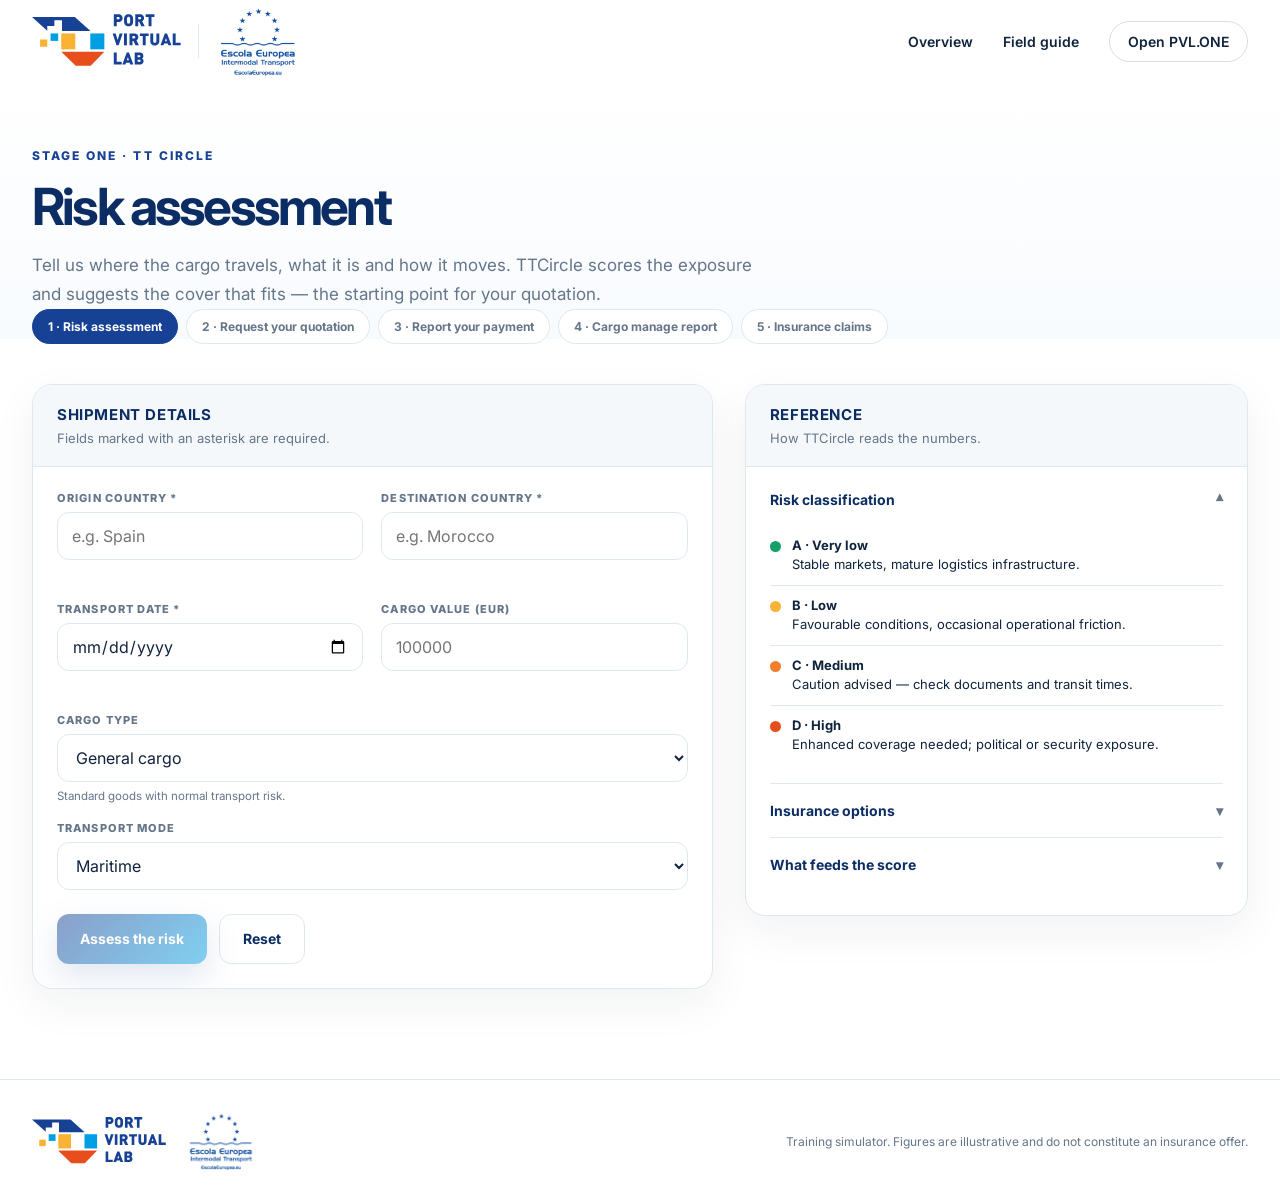
<file: docs/risk-assessment.html>
<!doctype html>
<html lang="en">
<head>
<meta charset="utf-8">
<meta name="viewport" content="width=device-width, initial-scale=1">
<title>Risk assessment — TTCircle Insurance</title>
<meta name="description" content="Stage 1 of the TTCircle insurance simulator: score the risk of a shipment by route, cargo and mode, and get a cover recommendation.">
<link rel="preconnect" href="https://fonts.googleapis.com">
<link rel="preconnect" href="https://fonts.gstatic.com" crossorigin>
<link rel="stylesheet" href="https://fonts.googleapis.com/css2?family=Inter:wght@400;500;600;700;800&display=swap">
<link rel="stylesheet" href="assets/styles.css?v=1">
<link rel="stylesheet" href="assets/components.css?v=1">
  <style>
    .cover-floor { margin: 18px 0 0; padding: 16px 18px; border-radius: 12px; background: #fdf8ee; border-left: 3px solid #f9b233; }
    .cover-floor h4 { margin: 0 0 8px; font-size: 11px; letter-spacing: .09em; text-transform: uppercase; color: #7a5406; font-weight: 700; }
    .cover-floor p { margin: 0; font-size: 13px; line-height: 1.65; color: var(--ink); }
    .cover-floor p.caveat { margin-top: 10px; padding-top: 10px; border-top: 1px solid rgba(122,84,6,.18); color: var(--muted); }
    .cover-floor p.caveat strong { color: #7a5406; }
    .cover-reach { margin: 12px 0 0; padding: 0 0 0 21px; font-size: 13px; line-height: 1.6; color: var(--navy); font-weight: 600; }
    .breakdown { margin: 24px 0 0; padding: 20px 22px; border: 1px solid var(--line); border-radius: 12px; background: #fff; }
    .breakdown h4 { margin: 0 0 14px; font-size: 11px; letter-spacing: .09em; text-transform: uppercase; color: var(--muted); font-weight: 700; }
    .breakdown dl { margin: 0; font-size: 13px; }
    .breakdown dl > div { display: flex; align-items: baseline; gap: 8px; padding: 6px 0; }
    .breakdown dt { flex: 1 1 auto; color: var(--ink); min-width: 0; }
    .breakdown dt em { font-style: normal; color: var(--muted); }
    .breakdown dl > div::after { content: ""; flex: 1 1 auto; order: 1; border-bottom: 1px dotted var(--line); transform: translateY(-3px); min-width: 16px; }
    .breakdown dd { order: 2; margin: 0; flex: 0 0 auto; font-variant-numeric: tabular-nums; font-weight: 600; color: var(--navy); }
    .breakdown dl > div.is-subtotal { border-top: 1px solid var(--line); margin-top: 4px; padding-top: 10px; }
    .breakdown-total { display: flex; justify-content: space-between; align-items: baseline; gap: 12px; margin: 12px 0 0; padding-top: 12px; border-top: 2px solid var(--navy); font-size: 13px; }
    .breakdown-total span { text-transform: uppercase; letter-spacing: .09em; font-size: 11px; font-weight: 700; color: var(--muted); }
    .breakdown-total b { font-size: 15px; color: var(--navy); font-variant-numeric: tabular-nums; }
    .score-limits { margin: 22px 0 0; padding: 18px 20px; border-radius: 12px; background: var(--panel); border: 1px dashed var(--line); }
    .score-limits h4 { margin: 0 0 10px; font-size: 11px; letter-spacing: .09em; text-transform: uppercase; color: var(--muted); font-weight: 700; }
    .score-limits p { margin: 0; font-size: 13px; line-height: 1.7; color: var(--muted); }
    .score-limits p + p { margin-top: 12px; padding-top: 12px; border-top: 1px solid var(--line); color: var(--navy); font-weight: 600; }
    @media (max-width: 560px) { .breakdown { padding: 16px; } .breakdown dl > div::after { min-width: 8px; } }
    .sources { margin: 22px 0 0; border: 1px solid var(--line); border-radius: 12px; background: #fff; }
    .sources > summary { cursor: pointer; padding: 14px 18px; font-size: 13px; font-weight: 600; color: var(--navy); list-style: none; display: flex; justify-content: space-between; gap: 12px; align-items: baseline; }
    .sources > summary::-webkit-details-marker { display: none; }
    .sources > summary::after { content: "+"; color: var(--cyan); font-size: 16px; font-weight: 700; }
    .sources[open] > summary::after { content: "−"; }
    .sources > summary span { font-weight: 400; font-size: 12px; color: var(--muted); }
    .sources-method { margin: 0; padding: 0 18px 4px; font-size: 13px; line-height: 1.65; color: var(--muted); }
    .sources-list { margin: 0; padding: 10px 18px 18px; list-style: none; }
    .sources-list li { padding: 12px 0; border-top: 1px solid var(--line); font-size: 13px; line-height: 1.6; }
    .sources-list a { color: var(--navy-soft); font-weight: 600; text-decoration: none; }
    .sources-list a:hover { text-decoration: underline; }
    .sources-list .pub { color: var(--muted); }
    .sources-list .informs { display: block; margin-top: 4px; color: var(--muted); }
    #country-notes ul { margin: 8px 0 0; padding-left: 18px; }
    #country-notes li { margin-top: 6px; }
  </style>
</head>
<body id="top">

<header id="site-header"></header>

<main>
  <section class="page-intro">
    <span class="eyebrow">STAGE ONE · TT CIRCLE</span>
    <h1>Risk assessment</h1>
    <p>
      Tell us where the cargo travels, what it is and how it moves. TTCircle scores the
      exposure and suggests the cover that fits — the starting point for your quotation.
    </p>
  </section>

  <nav id="stage-strip"></nav>

  <section class="section" style="padding-top:0">
    <div class="workspace">

      <div class="panel">
        <div class="panel-header">
          <h3>Shipment details</h3>
          <p>Fields marked with an asterisk are required.</p>
        </div>
        <div class="panel-body">
          <form id="risk-form" novalidate>
            <div class="field-grid">
              <div class="field">
                <label for="origin">Origin country *</label>
                <input type="text" id="origin" list="country-list" placeholder="e.g. Spain" autocomplete="off" required>
                <span class="field-error" id="origin-error" aria-live="polite"></span>
              </div>
              <div class="field">
                <label for="destination">Destination country *</label>
                <input type="text" id="destination" list="country-list" placeholder="e.g. Morocco" autocomplete="off" required>
                <span class="field-error" id="destination-error" aria-live="polite"></span>
              </div>
              <div class="field">
                <label for="date">Transport date *</label>
                <input type="date" id="date" required>
                <span class="field-error" id="date-error" aria-live="polite"></span>
              </div>
              <div class="field">
                <label for="cargo-value">Cargo value (EUR)</label>
                <input type="number" id="cargo-value" placeholder="100000" min="0" step="1000">
                <span class="field-error" id="cargo-value-error" aria-live="polite"></span>
              </div>
              <div class="field wide">
                <label for="cargo-type">Cargo type</label>
                <select id="cargo-type"></select>
                <small id="cargo-note"></small>
              </div>
              <div class="field wide">
                <label for="transport-mode">Transport mode</label>
                <select id="transport-mode"></select>
              </div>
            </div>

            <datalist id="country-list"></datalist>

            <div class="form-actions">
              <button type="submit" class="button button-primary" id="submit-btn" disabled>Assess the risk</button>
              <button type="button" class="button button-secondary" id="reset-btn">Reset</button>
            </div>
          </form>

          <div class="loading-block" id="loading" role="status" aria-live="polite">
            <div class="spinner"></div>
            <p id="loading-text">Analysing your shipment…</p>
            <div class="progress-bar"><div class="progress-fill" id="progress-fill"></div></div>
          </div>

          <div id="result" hidden>
            <div class="score-dial" id="score-dial">
              <svg viewBox="0 0 100 100" aria-hidden="true">
                <circle class="track" cx="50" cy="50" r="45"></circle>
                <circle class="value" cx="50" cy="50" r="45" stroke-dasharray="283" stroke-dashoffset="283"></circle>
              </svg>
              <output id="score-text" for="risk-form">–</output>
            </div>
            <div class="score-caption">
              <h3 id="risk-level">Risk level</h3>
            </div>

            <div class="note" id="recommendation"></div>
            <p class="cover-reach" id="cover-reach" hidden></p>
            <div class="cover-floor" id="cover-floor" hidden></div>

            <div class="breakdown" id="breakdown" hidden>
              <h4>How this score was built</h4>
              <dl id="breakdown-rows"></dl>
              <p class="breakdown-total"><span>Level</span><b id="breakdown-total">–</b></p>
            </div>

            <div class="detail-grid">
              <div class="detail-card">
                <div class="detail-label">Route</div>
                <div class="detail-value" id="route-info">–</div>
              </div>
              <div class="detail-card">
                <div class="detail-label">Complexity</div>
                <div class="detail-value" id="complexity-info">–</div>
              </div>
              <div class="detail-card">
                <div class="detail-label">Processing time</div>
                <div class="detail-value" id="processing-info">–</div>
              </div>
            </div>

            <div class="note" id="country-notes" hidden></div>
            <div class="score-limits" id="score-limits" hidden></div>

            <div class="form-actions">
              <a class="button button-primary" href="quotation.html">Continue to the quotation</a>
              <button type="button" class="button button-secondary" id="cover-detail-btn">What does this cover include?</button>
            </div>

            <details class="sources" id="sources">
              <summary>Where these bands come from <span id="sources-date"></span></summary>
              <p class="sources-method" id="sources-method"></p>
              <ul class="sources-list" id="sources-list"></ul>
            </details>

            <div class="disclaimer">
              <strong>Legal notice:</strong> this is an educational simulation by TTCircle for the
              Port Virtual Lab training at Escola Europea. The results are estimates and are not a
              real insurance offer.
              <p><strong>Academic notice:</strong> recommendations follow predefined conditions.
              Always verify the Incoterm and the case-specific elements before deciding.</p>
            </div>
          </div>
        </div>
      </div>

      <aside class="panel">
        <div class="panel-header">
          <h3>Reference</h3>
          <p>How TTCircle reads the numbers.</p>
        </div>
        <div class="panel-body" style="padding-top:6px">

          <div class="accordion">
            <button type="button" class="accordion-head" aria-expanded="true">
              Risk classification <span class="chevron" aria-hidden="true">▾</span>
            </button>
            <div class="accordion-body"><div>
              <ul>
                <li><span class="dot a"></span><span><strong>A · Very low</strong><br>Stable markets, mature logistics infrastructure.</span></li>
                <li><span class="dot b"></span><span><strong>B · Low</strong><br>Favourable conditions, occasional operational friction.</span></li>
                <li><span class="dot c"></span><span><strong>C · Medium</strong><br>Caution advised — check documents and transit times.</span></li>
                <li><span class="dot d"></span><span><strong>D · High</strong><br>Enhanced coverage needed; political or security exposure.</span></li>
              </ul>
            </div></div>
          </div>

          <div class="accordion">
            <button type="button" class="accordion-head" aria-expanded="false">
              Insurance options <span class="chevron" aria-hidden="true">▾</span>
            </button>
            <div class="accordion-body"><div>
              <ul id="cover-list"></ul>
            </div></div>
          </div>

          <div class="accordion">
            <button type="button" class="accordion-head" aria-expanded="false">
              What feeds the score <span class="chevron" aria-hidden="true">▾</span>
            </button>
            <div class="accordion-body"><div>
              <ul>
                <li><span>Regional political stability of origin and destination</span></li>
                <li><span>Route complexity and number of transhipments</span></li>
                <li><span>Nature and value of the cargo</span></li>
                <li><span>Transport mode and handling exposure</span></li>
                <li><span>Seasonal weather on the leg</span></li>
                <li><span>Legal and regulatory environment</span></li>
              </ul>
            </div></div>
          </div>

        </div>
      </aside>

    </div>
  </section>
</main>

<div class="modal" id="cover-modal" role="dialog" aria-modal="true" aria-labelledby="modal-title">
  <div class="modal-card">
    <button type="button" class="modal-close" id="modal-close" aria-label="Close">&times;</button>
    <h3 id="modal-title">Cover details</h3>
    <p id="modal-text"></p>
  </div>
</div>

<footer id="site-footer"></footer>

<script src="assets/shared.js?v=1"></script>
<script>
(function () {
  'use strict';

  TTC.renderChrome('risk');

  var DATA = null;
  var lastResult = null;

  var origin = document.getElementById('origin');
  var destination = document.getElementById('destination');
  var date = document.getElementById('date');
  var cargoValue = document.getElementById('cargo-value');
  var cargoType = document.getElementById('cargo-type');
  var transportMode = document.getElementById('transport-mode');
  var submitBtn = document.getElementById('submit-btn');
  var form = document.getElementById('risk-form');

  date.min = TTC.today();

  Promise.all([
    TTC.getJSON('data/risk-data.json?v=5'),
    TTC.getJSON('data/countries.json?v=1')
  ]).then(function (results) {
    DATA = results[0];
    /* La tabla de paises es compartida con la etapa dos. Se injerta aqui para
       que el resto del codigo siga leyendo DATA.countries como siempre. */
    var C = results[1];
    DATA.countries = C.countries;
    DATA.bands = C.bands;
    DATA.complexRouteCountries = C.complexRouteCountries;
    DATA.countryNotes = C.notes;
    DATA.sources = C.sources;
    DATA.lastReviewed = C.lastReviewed;
    DATA.methodology = C.methodology;
    populate();
    renderSources();
    TTC.bindAccordions();
    bindEvents();
    validateAll();
  }).catch(function (err) {
    document.querySelector('#risk-form').insertAdjacentHTML('beforebegin',
      '<div class="alert error">Could not load the risk tables: ' + err.message + '</div>');
  });

  /* Las fuentes no dependen del resultado, asi que se pintan una sola vez.
     Van dentro del bloque de resultado para que el alumno las vea justo
     cuando tiene un numero delante y puede preguntarse de donde sale. */
  function el(id) { return document.getElementById(id); }

  function renderSources() {
    if (!DATA.sources) return;

    var date = el("sources-date");
    if (date && DATA.lastReviewed) {
      date.textContent = "Reviewed " + formatReviewDate(DATA.lastReviewed);
    }

    var method = el("sources-method");
    if (method) {
      method.textContent = DATA.methodology || "";
    }

    var list = el("sources-list");
    if (!list) return;

    list.innerHTML = DATA.sources.map(function (src) {
      return "<li>" +
        "<a href=\"" + src.url + "\" target=\"_blank\" rel=\"noreferrer\">" + esc(src.label) + "</a> " +
        "<span class=\"pub\">· " + esc(src.publisher) +
        (src.edition ? ", " + esc(src.edition) : "") + "</span>" +
        "<span class=\"informs\">" + esc(src.informs) + "</span>" +
        "</li>";
    }).join("");
  }

  function formatReviewDate(value) {
    var parts = String(value).split("-");
    var months = ["January", "February", "March", "April", "May", "June",
                  "July", "August", "September", "October", "November", "December"];
    var month = months[Number(parts[1]) - 1];
    return month ? month + " " + parts[0] : value;
  }

  /* Solo unos pocos paises llevan nota: los que no se explican solos, y los
     que cambiaron de banda en la ultima revision. Si el alumno elige uno de
     esos, merece saber por que. */
  /* El desglose no vuelve a calcular: pinta lo que score() ya sumo, en el
     mismo orden. Si algun dia cambia la formula, esto cambia con ella sola. */
  function renderBreakdown(result) {
    var box = el("breakdown");
    var rows = el("breakdown-rows");
    if (!box || !rows || !result.breakdown) return;

    rows.innerHTML = result.breakdown.map(function (row) {
      return "<div" + (row.style === "subtotal" ? " class=\"is-subtotal\"" : "") + ">" +
        "<dt>" + esc(row.label) +
        (row.detail ? " <em>— " + esc(row.detail) + "</em>" : "") + "</dt>" +
        "<dd>" + formatAmount(row.amount, row.style) + "</dd>" +
        "</div>";
    }).join("");

    el("breakdown-total").textContent =
      result.level.toFixed(2) + "  →  " + result.category;
    box.hidden = false;
  }

  function formatAmount(amount, style) {
    if (style !== "signed") return amount.toFixed(2);
    if (amount === 0) return "0.00";
    return (amount > 0 ? "+" : "−") + Math.abs(amount).toFixed(2);
  }

  /* Hasta donde llega la cobertura recomendada, dicho en una linea. */
  function renderCoverReach(result) {
    var line = el("cover-reach");
    if (!line) return;

    var option = (DATA.coverOptions || {})[result.cover];
    if (!option || !option.reach) {
      line.hidden = true;
      return;
    }

    line.textContent = option.reach;
    line.hidden = false;
  }

  /* Lo que el score no mira. Identico en cada evaluacion, a proposito:
     la honestidad sobre el alcance no depende del envio. */
  function renderScoreLimits() {
    var box = el("score-limits");
    var copy = DATA.scoreLimits;
    if (!box || !copy) return;

    box.innerHTML = "<h4>" + esc(copy.title) + "</h4>" +
      "<p>" + esc(copy.body) + "</p>" +
      (copy.closing ? "<p>" + esc(copy.closing) + "</p>" : "");
    box.hidden = false;
  }

  function renderCountryNotes(result) {
    var box = el("country-notes");
    if (!box) return;

    var notes = DATA.countryNotes || {};
    var picked = [];

    [result.origin, result.destination].forEach(function (name) {
      if (notes[name] && picked.indexOf(name) === -1) picked.push(name);
    });

    if (!picked.length) {
      box.hidden = true;
      box.innerHTML = "";
      return;
    }

    box.innerHTML = "<strong>Why these countries score as they do</strong><ul>" +
      picked.map(function (name) {
        return "<li><strong>" + esc(name) + ".</strong> " + esc(notes[name]) + "</li>";
      }).join("") + "</ul>";
    box.hidden = false;
  }

  function esc(value) {
    return String(value == null ? "" : value)
      .replace(/&/g, "&amp;").replace(/</g, "&lt;").replace(/>/g, "&gt;")
      .replace(/"/g, "&quot;");
  }

  function populate() {
    var list = document.getElementById('country-list');
    Object.keys(DATA.countries).sort().forEach(function (name) {
      var opt = document.createElement('option');
      opt.value = name;
      list.appendChild(opt);
    });

    Object.keys(DATA.cargoTypes).forEach(function (key) {
      cargoType.add(new Option(DATA.cargoTypes[key].label, key));
    });
    Object.keys(DATA.transportModes).forEach(function (key) {
      transportMode.add(new Option(DATA.transportModes[key].label, key));
    });

    var coverList = document.getElementById('cover-list');
    coverList.innerHTML = Object.keys(DATA.coverOptions).map(function (key) {
      var o = DATA.coverOptions[key];
      return '<li><span><strong>' + o.name + '</strong> ' +
             '<a href="#" class="link-inline" data-cover="' + key + '">Details</a></span></li>';
    }).join('');

    updateCargoNote();
  }

  function updateCargoNote() {
    var entry = DATA.cargoTypes[cargoType.value];
    document.getElementById('cargo-note').textContent = entry ? entry.note : '';
  }

  /* ---------- validation ---------- */

  function setError(id, message) {
    document.getElementById(id + '-error').textContent = message || '';
    return !message;
  }

  function validateCountry(input, id) {
    var value = input.value.trim();
    if (!value) return setError(id, '');           /* empty is "not yet filled", not an error */
    if (!DATA.countries[value]) return setError(id, 'Country not in the TTCircle table.');
    return setError(id, '');
  }

  function validateAll() {
    if (!DATA) return;

    var o = origin.value.trim();
    var d = destination.value.trim();

    var okOrigin = validateCountry(origin, 'origin');
    var okDestination = validateCountry(destination, 'destination');

    if (okDestination && o && d && o === d) {
      okDestination = setError('destination', 'Destination must differ from the origin.');
    }

    var okDate = true;
    if (date.value) {
      okDate = new Date(date.value) >= new Date(TTC.today())
        ? setError('date', '')
        : setError('date', 'The transport date cannot be in the past.');
    } else {
      setError('date', '');
    }

    var okValue = true;
    if (cargoValue.value !== '' && Number(cargoValue.value) < 0) {
      okValue = setError('cargo-value', 'The cargo value cannot be negative.');
    } else {
      setError('cargo-value', '');
    }

    var ready = Boolean(o && d && date.value) && okOrigin && okDestination && okDate && okValue;
    submitBtn.disabled = !ready;
  }

  /* ---------- scoring ---------- */

  function score() {
    var o = origin.value.trim();
    var d = destination.value.trim();
    var bands = DATA.bands;

    var originBand = DATA.countries[o];
    var destinationBand = DATA.countries[d];
    var routeAverage = (bands[originBand].weight + bands[destinationBand].weight) / 2;

    var cargo = DATA.cargoTypes[cargoType.value];
    var mode = DATA.transportModes[transportMode.value];

    var level = routeAverage + cargo.surcharge + mode.surcharge;

    var value = Number(cargoValue.value) || 0;
    var highValue = value > DATA.highValueThreshold;
    if (highValue) level += DATA.highValueSurcharge;

    var breakdown = [
      { label: "Origin", detail: o + " — band " + originBand, amount: bands[originBand].weight, style: "plain" },
      { label: "Destination", detail: d + " — band " + destinationBand, amount: bands[destinationBand].weight, style: "plain" },
      { label: "Average of the two", detail: "", amount: routeAverage, style: "subtotal" },
      { label: "Cargo", detail: cargo.label, amount: cargo.surcharge, style: "signed" },
      { label: "Mode", detail: mode.label, amount: mode.surcharge, style: "signed" }
    ];

    if (highValue) {
      breakdown.push({
        label: "High-value surcharge",
        detail: "above " + DATA.highValueThreshold.toLocaleString("en-GB") + " EUR",
        amount: DATA.highValueSurcharge,
        style: "signed"
      });
    }

    var rec = DATA.recommendations.find(function (r) { return level <= r.maxLevel; });
    var floored = applyCoverFloor(rec.cover, cargoType.value);
    var complex = DATA.complexRouteCountries.indexOf(o) !== -1 ||
                  DATA.complexRouteCountries.indexOf(d) !== -1;

    return {
      origin: o,
      destination: d,
      date: date.value,
      cargoType: cargoType.value,
      cargoTypeLabel: cargo.label,
      transportMode: transportMode.value,
      transportModeLabel: mode.label,
      breakdown: breakdown,
      cargoValue: value,
      level: level,
      percent: Math.min(100, Math.round(level * 25)),
      category: rec.category,
      cover: floored.cover,
      coverFloorApplied: floored.applied,
      recommendation: floored.applied ? DATA.coverFloor.recommendation : rec.text,
      processing: rec.processing,
      complexity: complex ? 'Complex' : 'Simple'
    };
  }

  /* Politica de suscripcion de TTCircle: no se escribe ICC (C) sobre carga
     sensible al agua o al robo, porque (C) no llega a ninguna de las dos.
     No hay norma que obligue a esto; por eso el aviso lo dice en voz alta. */
  function applyCoverFloor(cover, cargoKey) {
    var policy = DATA.coverFloor;
    if (!policy || !policy.cargoTypes || policy.cargoTypes.indexOf(cargoKey) === -1) {
      return { cover: cover, applied: false };
    }

    var order = policy.order || [];
    if (order.indexOf(cover) === -1 || order.indexOf(cover) >= order.indexOf(policy.minimum)) {
      return { cover: cover, applied: false };
    }

    return { cover: policy.minimum, applied: true };
  }

  function renderCoverFloor(result) {
    var box = el("cover-floor");
    var policy = DATA.coverFloor;
    if (!box) return;

    if (!result.coverFloorApplied || !policy) {
      box.hidden = true;
      return;
    }

    box.innerHTML = "<h4>" + esc(policy.label) + "</h4>" +
      "<p>" + esc(policy.note) + "</p>" +
      "<p class=\"caveat\"><strong>Policy, not law.</strong> " + esc(policy.caveat) + "</p>";
    box.hidden = false;
  }

  function render(result) {
    var dial = document.getElementById('score-dial');
    var offset = 283 - (283 * result.percent) / 100;

    dial.className = 'score-dial level-' + result.category.toLowerCase();
    dial.querySelector('.value').setAttribute('stroke-dashoffset', String(offset));
    document.getElementById('score-text').textContent = result.percent + '%';
    document.getElementById('risk-level').textContent = 'Risk level: ' + result.category;
    document.getElementById('recommendation').textContent = result.recommendation;
    document.getElementById('route-info').textContent = result.origin + ' → ' + result.destination;
    document.getElementById('complexity-info').textContent = result.complexity;
    document.getElementById('processing-info').textContent = result.processing;
    renderCoverReach(result);
    renderCoverFloor(result);
    renderBreakdown(result);
    renderCountryNotes(result);
    renderScoreLimits();

    document.getElementById('result').hidden = false;
    document.getElementById('result').scrollIntoView({ behavior: 'smooth', block: 'start' });
  }

  function runAssessment(event) {
    event.preventDefault();
    if (submitBtn.disabled) return;

    var result = score();
    var messages = [
      'Checking the route ' + result.origin + ' → ' + result.destination + '…',
      'Updating geopolitical data…',
      'Evaluating weather and logistics…',
      'Analysing the cargo profile…',
      'Reviewing the policy options…',
      'Finalising the assessment…'
    ];

    var loading = document.getElementById('loading');
    var loadingText = document.getElementById('loading-text');
    var progressFill = document.getElementById('progress-fill');

    document.getElementById('result').hidden = true;
    loading.classList.add('is-active');
    submitBtn.disabled = true;

    var index = 0;
    var step = 100 / messages.length;
    var timer = setInterval(function () {
      loadingText.textContent = messages[index];
      progressFill.style.width = ((index + 1) * step) + '%';
      index += 1;
      if (index >= messages.length) {
        clearInterval(timer);
        setTimeout(finish, 400);
      }
    }, 500);

    function finish() {
      loading.classList.remove('is-active');
      progressFill.style.width = '0%';
      submitBtn.disabled = false;
      lastResult = result;
      TTC.writeCase({ risk: result });
      render(result);
    }
  }

  function resetForm() {
    form.reset();
    document.getElementById('result').hidden = true;
    document.getElementById('progress-fill').style.width = '0%';
    ['origin', 'destination', 'date', 'cargo-value'].forEach(function (id) { setError(id, ''); });
    date.min = TTC.today();
    updateCargoNote();
    validateAll();
  }

  /* ---------- modal ---------- */

  function openCover(key) {
    var option = DATA.coverOptions[key];
    if (!option) return;
    document.getElementById('modal-title').textContent = option.name;
    document.getElementById('modal-text').textContent = option.text;
    document.getElementById('cover-modal').classList.add('is-open');
  }

  function closeCover() {
    document.getElementById('cover-modal').classList.remove('is-open');
  }

  function bindEvents() {
    [origin, destination, date, cargoValue].forEach(function (input) {
      input.addEventListener('input', validateAll);
      input.addEventListener('change', validateAll);
    });
    cargoType.addEventListener('change', updateCargoNote);
    form.addEventListener('submit', runAssessment);
    document.getElementById('reset-btn').addEventListener('click', resetForm);

    document.getElementById('cover-list').addEventListener('click', function (e) {
      var link = e.target.closest('[data-cover]');
      if (!link) return;
      e.preventDefault();
      openCover(link.dataset.cover);
    });

    document.getElementById('cover-detail-btn').addEventListener('click', function () {
      if (lastResult) openCover(lastResult.cover);
    });

    document.getElementById('modal-close').addEventListener('click', closeCover);
    document.getElementById('cover-modal').addEventListener('click', function (e) {
      if (e.target === e.currentTarget) closeCover();
    });
    document.addEventListener('keydown', function (e) {
      if (e.key === 'Escape') closeCover();
    });
  }
})();
</script>
</body>
</html>
</file>
<file: docs/assets/styles.css>
/* TTCircle Insurance Simulator — PVL.ONE design system
   Tokens, type scale and component shapes are taken from
   https://portvirtuallab.github.io/operations/ so the simulator
   sits inside the same visual family as the rest of PVL.ONE. */

:root {
  --navy: #0b2d63;
  --navy-soft: #164194;
  --blue: #164194;
  --cyan: #009fe3;
  --orange: #f9b233;
  --coral: #e84e1b;
  --lime: #f9b233;
  --white: #ffffff;
  --ink: #10233d;
  --muted: #65758a;
  --line: #dfe7ef;
  --panel: #f5f8fb;
  --shadow: 0 20px 55px rgba(7, 27, 51, .12);

  /* Stage ramp — the five steps of the coverage journey, light to deep. */
  --stage-1: #6fd8dc;
  --stage-2: #2ecdd4;
  --stage-3: #29b8e8;
  --stage-4: #2b8fd4;
  --stage-5: #1b5a92;

  --gutter: max(32px, calc((100vw - 1216px) / 2));
}

* { box-sizing: border-box; }
html { scroll-behavior: smooth; }
body {
  margin: 0;
  min-width: 320px;
  font-family: Inter, Arial, sans-serif;
  color: var(--ink);
  background: #fff;
  overflow-x: hidden;
}
a { color: inherit; text-decoration: none; }
button, input, select, textarea { font: inherit; }
[hidden] { display: none !important; }

/* ---------- header ---------- */

.site-header {
  height: 82px;
  max-width: 1280px;
  margin: auto;
  padding: 0 32px;
  display: flex;
  align-items: center;
  justify-content: space-between;
  position: relative;
  z-index: 5;
}
.brand { display: inline-flex; align-items: center; gap: 16px; }
.brand-logo { display: block; width: 150px; height: auto; }
.brand-divider { width: 1px; height: 34px; background: var(--line); }
.school-logo { display: block; width: 86px; height: auto; }
.top-nav { display: flex; align-items: center; gap: 30px; font-size: 14px; font-weight: 600; }
.top-nav a { transition: .2s ease; }
.top-nav a:hover { color: var(--blue); }
.top-nav a.current { color: var(--blue); }
.nav-pill { padding: 11px 18px; border: 1px solid rgba(7, 27, 51, .15); border-radius: 999px; }

/* ---------- hero ---------- */

main { position: relative; z-index: 1; }

.hero {
  padding: 78px var(--gutter) 88px;
  display: grid;
  grid-template-columns: 1.05fr .95fr;
  align-items: center;
  gap: 70px;
  background: linear-gradient(180deg, #fff 0%, #f8fbfe 100%);
}
.eyebrow {
  display: inline-block;
  color: var(--blue);
  font-size: 12px;
  font-weight: 800;
  letter-spacing: .17em;
  margin-bottom: 18px;
}
h1 {
  margin: 0;
  font-size: clamp(46px, 5.4vw, 74px);
  line-height: .98;
  letter-spacing: -.055em;
  color: var(--navy);
}
h1 span { color: var(--blue); }
.hero-copy > p { max-width: 650px; margin: 28px 0 0; font-size: 18px; line-height: 1.75; color: var(--muted); }
.hero-actions { display: flex; flex-wrap: wrap; gap: 14px; margin-top: 34px; }
.hero-metrics { display: flex; gap: 42px; margin-top: 44px; }
.hero-metrics div { display: flex; flex-direction: column; }
.hero-metrics strong { font-size: 24px; color: var(--navy); }
.hero-metrics span { margin-top: 5px; color: var(--muted); font-size: 12px; }

.button {
  min-height: 50px;
  padding: 0 23px;
  display: inline-flex;
  align-items: center;
  justify-content: center;
  border-radius: 12px;
  font-weight: 700;
  font-size: 14px;
  border: 0;
  cursor: pointer;
  transition: transform .2s ease, box-shadow .2s ease;
}
.button:hover { transform: translateY(-2px); }
.button-primary { color: #fff; background: linear-gradient(135deg, var(--blue), var(--cyan)); box-shadow: 0 13px 30px rgba(22, 65, 148, .25); }
.button-secondary { color: var(--navy); background: #fff; border: 1px solid var(--line); }
.button:disabled { opacity: .5; cursor: not-allowed; transform: none; }

/* ---------- the five stages ---------- */

.stage-flow { display: flex; flex-direction: column; width: min(100%, 560px); border-radius: 20px; overflow: hidden; box-shadow: var(--shadow); }
.stage-row {
  display: grid;
  grid-template-columns: 64px 1fr;
  align-items: center;
  gap: 18px;
  padding: 20px 24px 20px 18px;
  color: #fff;
  transition: filter .2s ease, transform .2s ease;
}
.stage-row:hover { filter: brightness(1.06); transform: translateX(3px); }
.stage-row[data-stage="1"] { background: var(--stage-1); }
.stage-row[data-stage="2"] { background: var(--stage-2); }
.stage-row[data-stage="3"] { background: var(--stage-3); }
.stage-row[data-stage="4"] { background: var(--stage-4); }
.stage-row[data-stage="5"] { background: var(--stage-5); }
.stage-number {
  width: 42px;
  height: 42px;
  display: grid;
  place-items: center;
  border-radius: 50%;
  background: #fff;
  color: var(--stage-4);
  font-weight: 800;
  font-size: 15px;
}
.stage-body h3 { margin: 0; font-size: 15px; font-weight: 800; letter-spacing: .04em; text-transform: uppercase; }
.stage-body p { margin: 6px 0 0; font-size: 12.5px; line-height: 1.5; color: rgba(255, 255, 255, .85); }

/* ---------- sections ---------- */

.section { padding: 90px var(--gutter); }
.section.tinted { background: var(--panel); }
.section-heading { display: flex; align-items: flex-end; justify-content: space-between; gap: 30px; margin-bottom: 42px; }
h2 { margin: 0; font-size: clamp(32px, 3.6vw, 48px); letter-spacing: -.04em; line-height: 1.08; color: var(--navy); }
.section-heading p { margin: 14px 0 0; max-width: 620px; color: var(--muted); }

/* ---------- module cards (stage entry points) ---------- */

.module-grid { display: grid; grid-template-columns: repeat(12, 1fr); gap: 18px; }
.module-card {
  grid-column: span 4;
  min-height: 210px;
  padding: 24px;
  position: relative;
  overflow: hidden;
  border-radius: 20px;
  color: #fff;
  transition: transform .25s ease, box-shadow .25s ease;
}
.module-card:nth-child(4), .module-card:nth-child(5) { grid-column: span 6; }
.module-card:hover { transform: translateY(-6px); box-shadow: var(--shadow); }
.module-card::after {
  content: '';
  position: absolute;
  width: 170px;
  height: 170px;
  right: -75px;
  bottom: -85px;
  border-radius: 50%;
  border: 30px solid rgba(255, 255, 255, .08);
}
.module-card.risk { background: linear-gradient(145deg, #0b2d63, #164194); }
.module-card.quotation { background: linear-gradient(145deg, #164194, #009fe3); }
.module-card.payment { background: linear-gradient(145deg, #007eb6, #009fe3); }
.module-card.cargo { background: linear-gradient(145deg, #164194, #445fa8); }
.module-card.claims { background: linear-gradient(145deg, #d66f14, #f9b233); }
.module-icon {
  width: 48px;
  height: 48px;
  display: grid;
  place-items: center;
  border-radius: 14px;
  background: rgba(255, 255, 255, .16);
  font-size: 12px;
  font-weight: 800;
  letter-spacing: .08em;
}
.module-content { margin-top: 25px; max-width: 85%; }
.module-label { font-size: 10px; letter-spacing: .15em; opacity: .72; font-weight: 800; }
.module-content h3 { margin: 8px 0; font-size: 24px; letter-spacing: -.025em; }
.module-content p { margin: 0; color: rgba(255, 255, 255, .74); font-size: 13px; line-height: 1.55; }
.module-arrow { position: absolute; right: 22px; top: 22px; font-size: 19px; }

/* ---------- forms & panels (stage pages) ---------- */

.workspace { display: grid; grid-template-columns: 1.15fr .85fr; gap: 32px; align-items: start; }

.panel { border: 1px solid var(--line); border-radius: 20px; background: #fff; box-shadow: 0 15px 45px rgba(7, 27, 51, .06); overflow: hidden; }
.panel-header { padding: 20px 24px; border-bottom: 1px solid var(--line); background: var(--panel); }
.panel-header h3 { margin: 0; font-size: 15px; letter-spacing: .04em; text-transform: uppercase; color: var(--navy); }
.panel-header p { margin: 6px 0 0; font-size: 13px; color: var(--muted); }
.panel-body { padding: 24px; }

.field-grid { display: grid; grid-template-columns: repeat(2, minmax(0, 1fr)); gap: 18px; }
.field { display: flex; flex-direction: column; gap: 7px; }
.field.wide { grid-column: 1 / -1; }
.field label { font-size: 11px; font-weight: 800; letter-spacing: .1em; text-transform: uppercase; color: var(--muted); }
.field input, .field select, .field textarea {
  min-height: 48px;
  padding: 0 14px;
  border: 1px solid var(--line);
  border-radius: 12px;
  background: #fff;
  color: var(--ink);
  outline: 0;
  transition: border-color .2s ease, box-shadow .2s ease;
}
.field textarea { min-height: 108px; padding: 12px 14px; resize: vertical; }
.field input:focus, .field select:focus, .field textarea:focus { border-color: var(--cyan); box-shadow: 0 0 0 3px rgba(0, 159, 227, .15); }
.field small { color: var(--muted); font-size: 11.5px; }
.form-actions { display: flex; flex-wrap: wrap; gap: 12px; margin-top: 24px; }

.result-list { display: flex; flex-direction: column; }
.result-row { display: flex; align-items: baseline; justify-content: space-between; gap: 18px; padding: 13px 0; border-bottom: 1px solid var(--line); font-size: 14px; }
.result-row:last-child { border-bottom: 0; }
.result-row span { color: var(--muted); }
.result-row strong { font-variant-numeric: tabular-nums; }
.result-row.total { padding-top: 18px; border-top: 2px solid var(--navy); border-bottom: 0; font-size: 18px; }
.result-row.total strong { color: var(--navy); font-size: 24px; }

.badge { display: inline-flex; align-items: center; gap: 7px; padding: 6px 13px; border-radius: 999px; font-size: 11px; font-weight: 800; letter-spacing: .08em; text-transform: uppercase; }
.badge.low { color: #146c43; background: #e6f5ec; }
.badge.medium { color: #94620a; background: #fdf3e0; }
.badge.high { color: #b3261e; background: #fdecea; }

.note { margin: 20px 0 0; padding: 16px 18px; border-left: 3px solid var(--cyan); border-radius: 0 12px 12px 0; background: var(--panel); font-size: 13px; line-height: 1.65; color: var(--muted); }

/* ---------- breadcrumb / stage strip on inner pages ---------- */

.stage-strip { display: flex; gap: 8px; padding: 0 var(--gutter) 0; margin: -30px 0 40px; flex-wrap: wrap; }
.stage-strip a {
  padding: 9px 15px;
  border: 1px solid var(--line);
  border-radius: 999px;
  font-size: 12px;
  font-weight: 700;
  color: var(--muted);
  background: #fff;
  transition: .2s ease;
}
.stage-strip a:hover { color: var(--blue); border-color: var(--cyan); }
.stage-strip a[aria-current="page"] { color: #fff; background: var(--blue); border-color: var(--blue); }

.page-intro { padding: 62px var(--gutter) 30px; background: linear-gradient(180deg, #fff 0%, #f8fbfe 100%); }
.page-intro h1 { font-size: clamp(36px, 4vw, 54px); }
.page-intro p { max-width: 720px; margin: 20px 0 0; font-size: 17px; line-height: 1.7; color: var(--muted); }

/* ---------- about + footer ---------- */

.about-section {
  margin: 20px var(--gutter) 100px;
  padding: 68px;
  display: grid;
  grid-template-columns: 1fr 1fr;
  gap: 70px;
  align-items: center;
  border-radius: 28px;
  color: #fff;
  background: var(--navy);
}
.about-section h2 { color: #fff; }
.about-section p { margin: 0; font-size: 17px; line-height: 1.8; color: rgba(255, 255, 255, .68); }

footer {
  min-height: 120px;
  padding: 30px var(--gutter);
  display: flex;
  align-items: center;
  justify-content: space-between;
  gap: 25px;
  border-top: 1px solid var(--line);
  color: var(--muted);
  font-size: 12px;
}
.footer-logos { display: flex; align-items: center; gap: 18px; }
.footer-logos img:first-child { width: 135px; height: auto; }
.footer-logos img:last-child { width: 72px; height: auto; }

/* ---------- responsive ---------- */

@media (max-width: 980px) {
  .hero { grid-template-columns: 1fr; padding-top: 55px; }
  .hero-copy { text-align: center; }
  .hero-copy > p { margin-left: auto; margin-right: auto; }
  .hero-actions, .hero-metrics { justify-content: center; }
  .stage-flow { margin: 0 auto; }
  .section-heading { align-items: stretch; flex-direction: column; }
  .module-card { grid-column: span 6; }
  .module-card:nth-child(5) { grid-column: span 12; }
  .workspace { grid-template-columns: 1fr; }
  .about-section { grid-template-columns: 1fr; gap: 25px; }
}

@media (max-width: 680px) {
  :root { --gutter: 20px; }
  .site-header { padding: 0 20px; height: 92px; }
  .brand-logo { width: 115px; }
  .school-logo, .brand-divider { display: none; }
  .top-nav a:not(.nav-pill) { display: none; }
  h1 { font-size: 44px; }
  .hero-metrics { gap: 22px; }
  .field-grid { grid-template-columns: 1fr; }
  .module-card, .module-card:nth-child(4), .module-card:nth-child(5) { grid-column: span 12; }
  .about-section { padding: 38px 28px; }
  footer { flex-direction: column; text-align: center; }
}
</file>
<file: docs/assets/components.css>
/* Interactive components shared by the stage pages.
   Everything here is built on the tokens declared in styles.css. */

/* ---------- progress + spinner ---------- */

.progress-bar { width: 100%; height: 6px; border-radius: 999px; background: var(--line); overflow: hidden; }
.progress-fill { height: 100%; width: 0; border-radius: 999px; background: linear-gradient(90deg, var(--blue), var(--cyan)); transition: width .45s ease; }

.spinner {
  width: 34px;
  height: 34px;
  border: 3px solid var(--line);
  border-top-color: var(--cyan);
  border-radius: 50%;
  animation: spin 1s linear infinite;
}
@keyframes spin { to { transform: rotate(360deg); } }

.loading-block { display: none; padding: 28px 0; text-align: center; }
.loading-block.is-active { display: block; }
.loading-block .spinner { margin: 0 auto 14px; }
.loading-block p { margin: 0 0 16px; color: var(--muted); font-size: 14px; }

/* ---------- score dial ---------- */

.score-dial { width: 150px; height: 150px; position: relative; margin: 0 auto; }
.score-dial svg { width: 100%; height: 100%; transform: rotate(-90deg); }
.score-dial circle { fill: none; stroke-width: 9; }
.score-dial .track { stroke: var(--line); }
.score-dial .value { stroke-linecap: round; stroke: var(--cyan); transition: stroke-dashoffset 1s ease, stroke .3s ease; }
.score-dial.level-low .value { stroke: #15a06a; }
.score-dial.level-medium .value { stroke: var(--orange); }
.score-dial.level-high .value { stroke: var(--coral); }
.score-dial output {
  position: absolute;
  inset: 0;
  display: grid;
  place-items: center;
  font-size: 34px;
  font-weight: 800;
  letter-spacing: -.04em;
  color: var(--navy);
}
.score-caption { margin: 16px 0 0; text-align: center; }
.score-caption h3 { margin: 0 0 8px; font-size: 15px; letter-spacing: .06em; text-transform: uppercase; color: var(--muted); }

/* ---------- detail cards ---------- */

.detail-grid { display: grid; grid-template-columns: repeat(auto-fit, minmax(170px, 1fr)); gap: 14px; margin-top: 24px; }
.detail-card { padding: 16px 18px; border: 1px solid var(--line); border-radius: 14px; background: #fff; }
.detail-card .detail-label { font-size: 10.5px; font-weight: 800; letter-spacing: .12em; text-transform: uppercase; color: var(--muted); }
.detail-card .detail-value { margin-top: 6px; font-weight: 700; color: var(--navy); }

/* ---------- accordion (info panel) ---------- */

.accordion + .accordion { border-top: 1px solid var(--line); }
.accordion-head {
  width: 100%;
  padding: 18px 0;
  display: flex;
  align-items: center;
  justify-content: space-between;
  gap: 12px;
  border: 0;
  background: none;
  cursor: pointer;
  text-align: left;
  font-size: 14px;
  font-weight: 700;
  color: var(--navy);
}
.accordion-head .chevron { transition: transform .25s ease; color: var(--muted); }
.accordion-head[aria-expanded="true"] .chevron { transform: rotate(180deg); }
.accordion-body { overflow: hidden; max-height: 0; transition: max-height .3s ease; }
.accordion-body > div { padding-bottom: 18px; }
.accordion-body ul { margin: 0; padding: 0; list-style: none; }
.accordion-body li { display: flex; align-items: flex-start; gap: 11px; padding: 10px 0; border-bottom: 1px solid var(--line); font-size: 13px; line-height: 1.5; }
.accordion-body li:last-child { border-bottom: 0; }

.dot { width: 11px; height: 11px; margin-top: 5px; border-radius: 50%; flex-shrink: 0; }
.dot.a { background: #15a06a; }
.dot.b { background: var(--orange); }
.dot.c { background: #ef7f2e; }
.dot.d { background: var(--coral); }

.link-inline { color: var(--blue); font-weight: 700; }
.link-inline:hover { text-decoration: underline; }

/* ---------- modal ---------- */

.modal { position: fixed; inset: 0; z-index: 1000; display: none; place-items: center; padding: 20px; background: rgba(11, 45, 99, .55); }
.modal.is-open { display: grid; }
.modal-card { position: relative; width: min(100%, 520px); padding: 32px; border-radius: 20px; background: #fff; box-shadow: 0 40px 90px rgba(7, 27, 51, .35); animation: modalIn .25s ease; }
.modal-card h3 { margin: 0 0 12px; color: var(--navy); }
.modal-card p { margin: 0; font-size: 14px; line-height: 1.7; color: var(--muted); }
.modal-close { position: absolute; top: 14px; right: 16px; border: 0; background: none; font-size: 26px; line-height: 1; color: var(--muted); cursor: pointer; }
@keyframes modalIn { from { opacity: 0; transform: translateY(-14px); } to { opacity: 1; transform: translateY(0); } }

/* ---------- messages ---------- */

.alert { padding: 16px 18px; border-radius: 12px; font-size: 13.5px; line-height: 1.6; }
.alert.info { color: #0d3b66; background: #eef6fd; border: 1px solid #cfe4f7; }
.alert.ok { color: #10603f; background: #e8f6ef; border: 1px solid #bfe6d4; }
.alert.warn { color: #8a5a06; background: #fdf3e0; border: 1px solid #f6dfb0; }
.alert.error { color: #93231c; background: #fdecea; border: 1px solid #f6c9c4; }
.alert h4 { margin: 0 0 8px; font-size: 14px; }

.field-error { min-height: 17px; font-size: 12px; color: var(--coral); }

.disclaimer { margin-top: 24px; padding: 16px 18px; border-left: 3px solid var(--orange); border-radius: 0 12px 12px 0; background: #fdf8ee; font-size: 12.5px; line-height: 1.65; color: #7a5406; }
.disclaimer strong { color: #5f4104; }
.disclaimer p { margin: 8px 0 0; }

/* ---------- chat (payment bot) ---------- */

.chat-shell { display: flex; flex-direction: column; height: 520px; }
.chat-log { flex: 1; overflow-y: auto; padding: 22px 24px; background: var(--panel); display: flex; flex-direction: column; gap: 12px; }
.chat-msg { display: flex; }
.chat-msg.user { justify-content: flex-end; }
.chat-bubble { max-width: 84%; padding: 12px 16px; border-radius: 16px; font-size: 13.5px; line-height: 1.55; box-shadow: 0 2px 6px rgba(7, 27, 51, .06); animation: bubbleIn .3s ease; }
.chat-msg.bot .chat-bubble { background: #fff; color: var(--ink); border-bottom-left-radius: 5px; border: 1px solid var(--line); }
.chat-msg.user .chat-bubble { color: #fff; background: linear-gradient(135deg, var(--blue), var(--cyan)); border-bottom-right-radius: 5px; }
.chat-bubble .spinner { width: 18px; height: 18px; border-width: 2px; display: inline-block; vertical-align: -4px; margin-right: 8px; }
@keyframes bubbleIn { from { opacity: 0; transform: translateY(8px); } to { opacity: 1; transform: translateY(0); } }

.chat-input { display: flex; gap: 10px; padding: 18px 24px; border-top: 1px solid var(--line); background: #fff; }
.chat-input input { flex: 1; min-height: 48px; padding: 0 16px; border: 1px solid var(--line); border-radius: 999px; outline: 0; }
.chat-input input:focus { border-color: var(--cyan); box-shadow: 0 0 0 3px rgba(0, 159, 227, .15); }
.chat-input .button { border-radius: 999px; }

.status-chip { display: inline-flex; align-items: center; gap: 7px; padding: 5px 12px; border-radius: 999px; font-size: 11px; font-weight: 700; letter-spacing: .06em; text-transform: uppercase; background: var(--panel); color: var(--muted); }
.status-chip::before { content: ''; width: 7px; height: 7px; border-radius: 50%; background: currentColor; }
.status-chip.online { color: #15a06a; background: #e8f6ef; }
.status-chip.offline { color: var(--coral); background: #fdecea; }

.data-sheet { display: grid; grid-template-columns: repeat(auto-fit, minmax(210px, 1fr)); gap: 4px 22px; margin-top: 6px; }
.data-sheet p { margin: 0; padding: 6px 0; font-size: 12.5px; border-bottom: 1px dashed var(--line); }
.data-sheet strong { color: var(--navy); }

/* ---------- checkbox pills (cargo report) ---------- */

.pill-grid { display: grid; grid-template-columns: repeat(auto-fit, minmax(150px, 1fr)); gap: 10px; margin-top: 12px; }
.pill-grid input[type="checkbox"] { position: absolute; opacity: 0; pointer-events: none; }
.pill-grid label {
  display: grid;
  place-items: center;
  min-height: 50px;
  padding: 12px 14px;
  border: 1px solid var(--line);
  border-radius: 12px;
  background: #fff;
  font-size: 13px;
  font-weight: 600;
  text-align: center;
  cursor: pointer;
  transition: .2s ease;
  letter-spacing: 0;
  text-transform: none;
  color: var(--ink);
}
.pill-grid label:hover { border-color: var(--cyan); background: #f2f9fe; }
.pill-grid input[type="checkbox"]:checked + label { color: #fff; border-color: var(--blue); background: linear-gradient(135deg, var(--blue), var(--cyan)); box-shadow: 0 8px 20px rgba(22, 65, 148, .22); }
.pill-grid input[type="checkbox"]:focus-visible + label { outline: 2px solid var(--cyan); outline-offset: 2px; }

.fieldset-label { display: block; margin-bottom: 4px; font-size: 11px; font-weight: 800; letter-spacing: .1em; text-transform: uppercase; color: var(--muted); }

/* ---------- glossary ---------- */

.glossary-grid { display: grid; grid-template-columns: 1fr 1fr; gap: 32px; }
.glossary-list { margin: 0; padding: 0; list-style: none; }
.glossary-list li { display: flex; gap: 14px; padding: 16px 0; border-bottom: 1px solid var(--line); }
.glossary-list li:last-child { border-bottom: 0; }
.glossary-list li::before { content: '✓'; flex-shrink: 0; margin-top: 2px; color: var(--cyan); font-weight: 800; }
.glossary-list strong { display: block; margin-bottom: 5px; color: var(--navy); font-size: 14.5px; }
.glossary-list p { margin: 0; font-size: 13.5px; line-height: 1.6; color: var(--muted); }

@media (max-width: 980px) {
  .glossary-grid { grid-template-columns: 1fr; }
}
</file>
